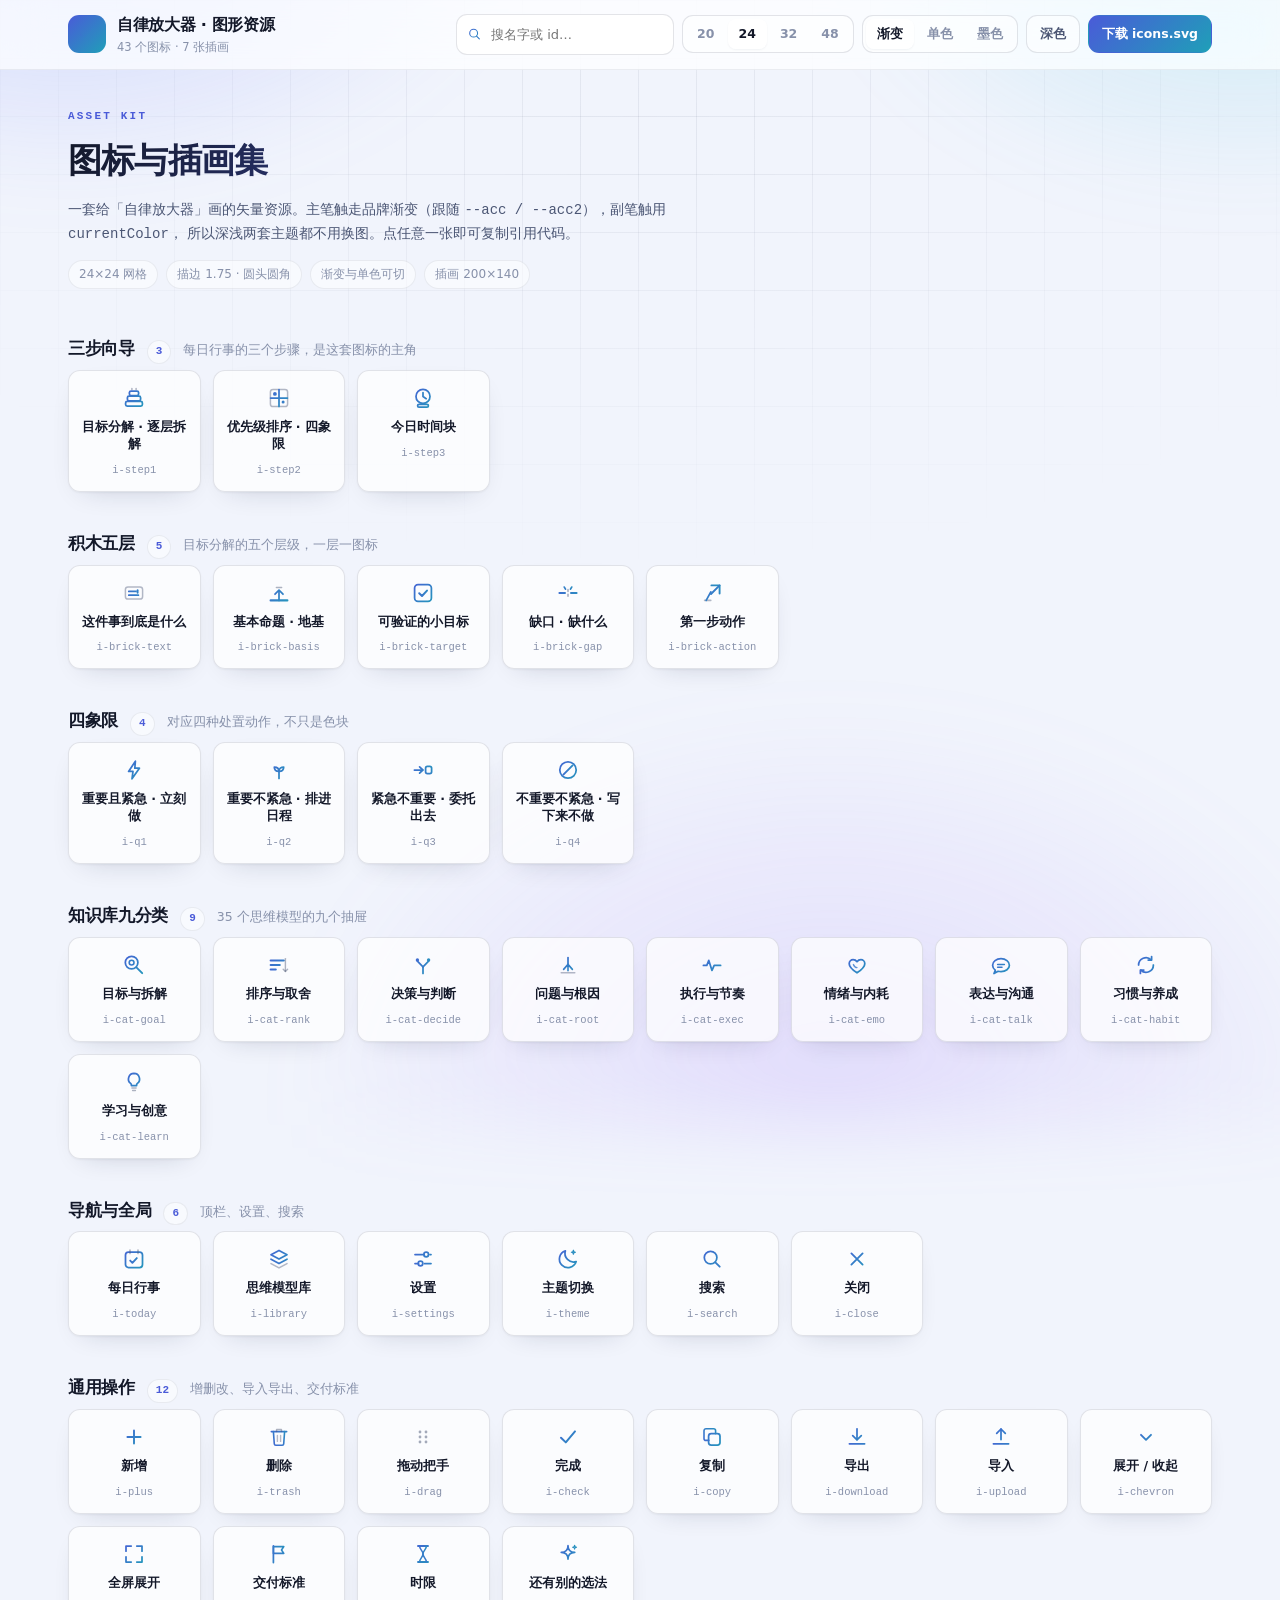
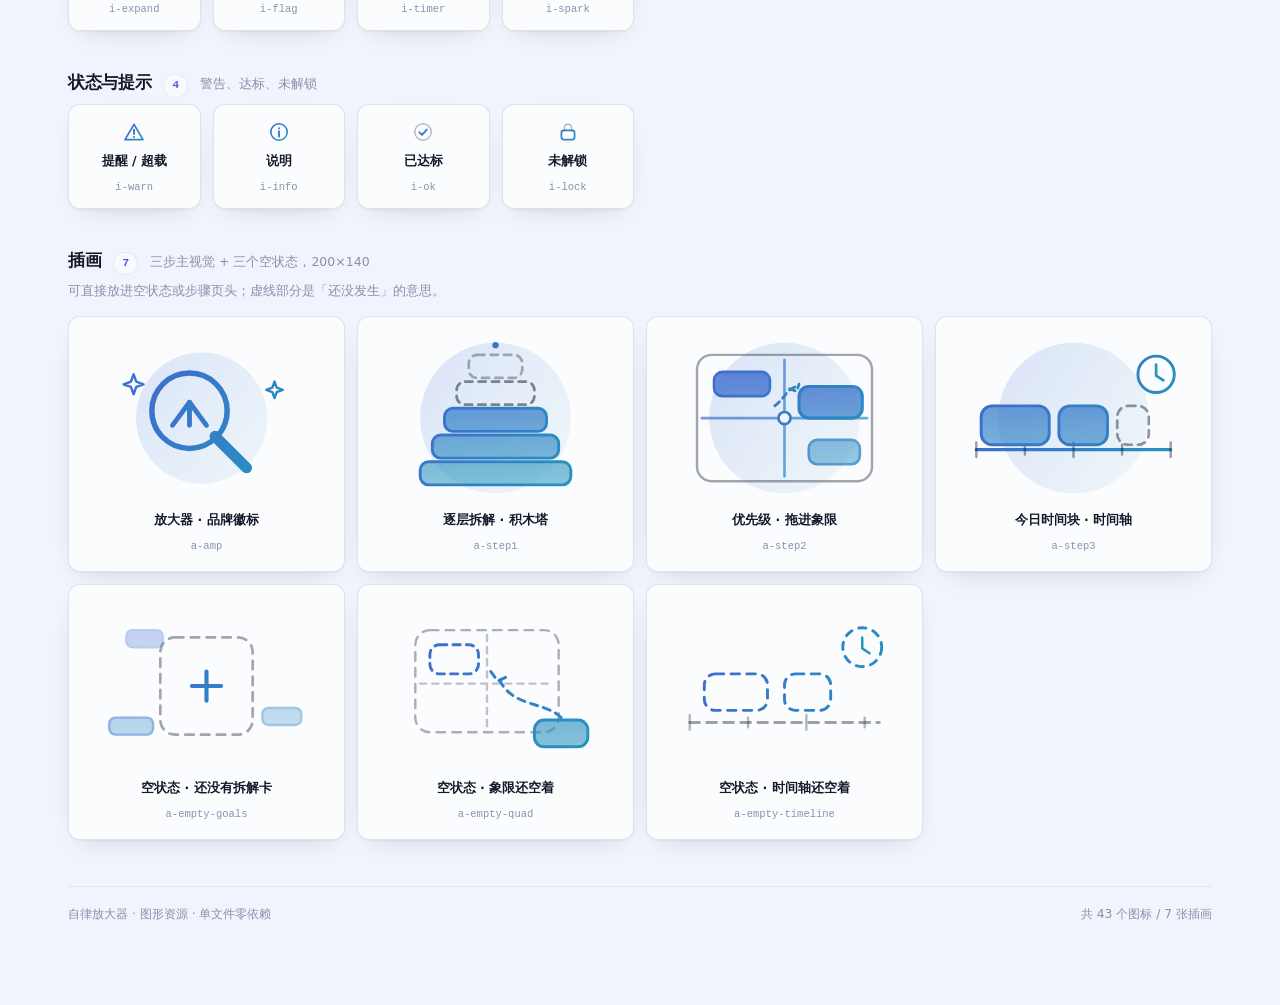
<file: assets/icon-gallery.html>
<!DOCTYPE html>
<html lang="zh-CN" data-theme="light">
<head>
<meta charset="utf-8">
<meta name="viewport" content="width=device-width,initial-scale=1">
<title>自律放大器 · 图标与插画集</title>
<style>
:root{
  --font:system-ui,-apple-system,"Segoe UI","PingFang SC","Microsoft YaHei",sans-serif;
  --mono:ui-monospace,SFMono-Regular,Menlo,Consolas,monospace;
  --r:16px; --r2:12px;
}
html[data-theme="light"]{
  --bgbase:#f1f4fc;
  --blobA:rgba(99,120,255,.30); --blobB:rgba(45,190,215,.22); --blobC:rgba(160,120,255,.20);
  --ink:#131829; --ink2:#4b5674; --mute:#8791aa;
  --glass:rgba(255,255,255,.72); --glass2:rgba(255,255,255,.5);
  --line:rgba(24,34,66,.12); --lineS:rgba(24,34,66,.07);
  --acc:#4a5bd8; --acc2:#1f9fb8;
  --field:rgba(255,255,255,.85);
  --sh:0 1px 2px rgba(20,30,60,.05),0 10px 28px -16px rgba(20,30,60,.24);
  --ok:#12a06a;
}
html[data-theme="dark"]{
  --bgbase:#04060e;
  --blobA:rgba(86,104,255,.34); --blobB:rgba(24,180,210,.22); --blobC:rgba(150,80,255,.26);
  --ink:#e9eeff; --ink2:#a5b1d5; --mute:#6d7a9e;
  --glass:rgba(16,22,42,.66); --glass2:rgba(16,22,42,.44);
  --line:rgba(255,255,255,.11); --lineS:rgba(255,255,255,.06);
  --acc:#8b9bff; --acc2:#3ad3e8;
  --field:rgba(6,10,24,.6);
  --sh:0 1px 2px rgba(0,0,0,.5),0 16px 38px -18px rgba(0,0,0,.8);
  --ok:#12be7e;
}
*{box-sizing:border-box}
html{-webkit-text-size-adjust:100%}
body{
  margin:0;font-family:var(--font);color:var(--ink);line-height:1.62;
  background:var(--bgbase);min-height:100%;overflow-x:hidden;-webkit-font-smoothing:antialiased;
}
body::before{
  content:"";position:fixed;inset:-25% -12%;z-index:-2;pointer-events:none;
  background:
    radial-gradient(46% 38% at 14% 6%,var(--blobA),transparent 66%),
    radial-gradient(42% 34% at 88% 10%,var(--blobB),transparent 64%),
    radial-gradient(52% 44% at 62% 98%,var(--blobC),transparent 66%);
  filter:blur(34px);
}
body::after{
  content:"";position:fixed;inset:0;z-index:-1;pointer-events:none;
  background-image:linear-gradient(var(--lineS) 1px,transparent 1px),linear-gradient(90deg,var(--lineS) 1px,transparent 1px);
  background-size:58px 58px;
  -webkit-mask-image:radial-gradient(82% 62% at 50% 14%,#000,transparent 80%);
  mask-image:radial-gradient(82% 62% at 50% 14%,#000,transparent 80%);
}
.wrap{max-width:1180px;margin:0 auto;padding:0 18px 90px}

.topbar{position:sticky;top:0;z-index:60;background:var(--glass);
  backdrop-filter:blur(22px) saturate(1.7);-webkit-backdrop-filter:blur(22px) saturate(1.7);
  border-bottom:1px solid var(--lineS)}
.topbarIn{max-width:1180px;margin:0 auto;padding:12px 18px;display:flex;align-items:center;
  gap:14px;justify-content:space-between;flex-wrap:wrap}
.brand{display:flex;align-items:center;gap:11px;min-width:0}
.logo{flex:none;width:38px;height:38px;border-radius:11px;display:flex;align-items:center;
  justify-content:center;background:linear-gradient(135deg,var(--acc),var(--acc2));color:#fff}
.logo svg{width:22px;height:22px}
.brand b{font-size:16px;font-weight:800;letter-spacing:-.02em}
.brand span{display:block;font-size:11.5px;color:var(--mute);font-weight:500}

.tools{display:flex;align-items:center;gap:8px;flex-wrap:wrap}
.seg{display:flex;background:var(--glass2);border:1px solid var(--line);border-radius:11px;padding:3px;gap:2px}
.seg button{border:none;background:transparent;color:var(--mute);font:inherit;font-size:12.5px;
  font-weight:600;padding:5px 11px;border-radius:8px;cursor:pointer;transition:.16s}
.seg button.on{background:var(--glass);color:var(--ink);box-shadow:var(--sh)}
.btn{border:1px solid var(--line);background:var(--glass2);color:var(--ink2);font:inherit;font-size:12.5px;
  font-weight:600;padding:8px 13px;border-radius:11px;cursor:pointer;transition:.16s;white-space:nowrap}
.btn:hover{border-color:var(--acc);color:var(--ink)}
.btn.pri{background:linear-gradient(135deg,var(--acc),var(--acc2));color:#fff;border-color:transparent}
.search{position:relative;flex:1;min-width:150px;max-width:260px}
.search input{width:100%;font:inherit;font-size:13px;padding:9px 12px 9px 34px;border-radius:11px;
  border:1px solid var(--line);background:var(--field);color:var(--ink);outline:none}
.search input:focus{border-color:var(--acc)}
.search svg{position:absolute;left:11px;top:50%;transform:translateY(-50%);width:15px;height:15px;
  color:var(--mute);pointer-events:none}

.hero{padding:38px 0 8px}
.kicker{font-family:var(--mono);font-size:11px;letter-spacing:.2em;text-transform:uppercase;
  color:var(--acc);font-weight:700}
.hero h1{font-size:clamp(24px,3.6vw,34px);font-weight:800;letter-spacing:-.024em;margin:8px 0 10px;
  background:linear-gradient(120deg,var(--ink),var(--acc) 62%,var(--acc2));
  -webkit-background-clip:text;background-clip:text;-webkit-text-fill-color:transparent}
.hero p{color:var(--ink2);font-size:14px;max-width:660px;margin:0}
.tips{display:flex;gap:8px;flex-wrap:wrap;margin-top:14px}
.tip{font-size:12px;color:var(--mute);background:var(--glass2);border:1px solid var(--lineS);
  padding:4px 10px;border-radius:999px}

section{margin-top:38px}
.secTop{display:flex;align-items:baseline;gap:12px;margin-bottom:6px;flex-wrap:wrap}
.secTop h2{font-size:17px;font-weight:800;letter-spacing:-.018em;margin:0}
.secTop em{font-style:normal;font-size:12.5px;color:var(--mute)}
.secTop .cnt{font-family:var(--mono);font-size:11px;color:var(--acc);font-weight:700;
  background:var(--glass2);border:1px solid var(--lineS);padding:2px 8px;border-radius:999px}
.secDesc{font-size:12.8px;color:var(--mute);margin:0 0 14px}

.grid{display:grid;gap:12px;grid-template-columns:repeat(auto-fill,minmax(126px,1fr))}
.grid.art{grid-template-columns:repeat(auto-fill,minmax(268px,1fr))}
.cell{background:var(--glass);border:1px solid var(--line);border-radius:var(--r2);padding:15px 10px 12px;
  display:flex;flex-direction:column;align-items:center;gap:9px;cursor:pointer;transition:.18s;
  box-shadow:var(--sh);position:relative}
.cell:hover{transform:translateY(-3px);border-color:var(--acc);box-shadow:0 18px 40px -20px rgba(0,0,0,.4)}
.cell .nm{font-size:12.5px;font-weight:700;text-align:center;line-height:1.35}
.cell .id{font-family:var(--mono);font-size:10.5px;color:var(--mute);word-break:break-all;text-align:center}
.cell.art{padding:16px}
.cell.art .art{width:100%;height:auto;display:block}
.ic{color:var(--ink2);display:block}

.empty{padding:26px 14px;text-align:center;color:var(--mute);font-size:13px;
  background:var(--glass2);border:1px dashed var(--line);border-radius:var(--r2)}

.toast{position:fixed;left:50%;bottom:26px;transform:translate(-50%,20px);z-index:200;
  background:var(--glass);backdrop-filter:blur(18px);-webkit-backdrop-filter:blur(18px);
  border:1px solid var(--line);box-shadow:var(--sh);border-radius:12px;padding:11px 17px;
  font-size:13px;font-weight:600;opacity:0;pointer-events:none;transition:.24s;max-width:90vw}
.toast.on{opacity:1;transform:translate(-50%,0)}
footer{margin-top:46px;padding-top:18px;border-top:1px solid var(--lineS);
  font-size:12.3px;color:var(--mute);display:flex;justify-content:space-between;gap:12px;flex-wrap:wrap}
@media (max-width:640px){
  .wrap{padding:0 12px 70px}
  .grid{grid-template-columns:repeat(auto-fill,minmax(104px,1fr))}
  .grid.art{grid-template-columns:1fr}
}
</style>
</head>
<body>

<!-- ============ 内联 sprite（file:// 下外链 use 会被 CORS 拦，必须内联） ============ -->
<!-- 内联 sprite 必须用 width/height=0，不能 display:none：display:none 的容器里渐变不渲染，
     会让所有走 url(#渐变) 的笔触整条消失（只剩 currentColor 的副笔触，看着像半截灰影） -->
<svg id="sprite" xmlns="http://www.w3.org/2000/svg" width="0" height="0" style="position:absolute;width:0;height:0;overflow:hidden" aria-hidden="true">
<!--
  自律放大器 · 矢量图标与插画集
  用法：<svg width="24" height="24" viewBox="0 0 24 24" fill="none"><use href="icons.svg#i-today"/></svg>
  主笔触 = 品牌渐变（跟随 acc / acc2 两个 CSS 变量，没定义时用兜底色），副笔触 = currentColor（跟随文字色）
  渐变一律用 userSpaceOnUse：objectBoundingBox 会让水平/垂直线段的包围盒退化成零高宽，线条整个不渲染
-->
<defs>
  <!-- 24×24 图标用 -->
  <linearGradient id="ga" gradientUnits="userSpaceOnUse" x1="0" y1="0" x2="24" y2="24">
    <stop offset="0" style="stop-color:var(--acc,#4a5bd8)"/>
    <stop offset="1" style="stop-color:var(--acc2,#1f9fb8)"/>
  </linearGradient>
  <linearGradient id="gb" gradientUnits="userSpaceOnUse" x1="24" y1="0" x2="0" y2="24">
    <stop offset="0" style="stop-color:var(--acc2,#1f9fb8)"/>
    <stop offset="1" style="stop-color:var(--acc,#4a5bd8)"/>
  </linearGradient>
  <linearGradient id="gf" gradientUnits="userSpaceOnUse" x1="0" y1="0" x2="0" y2="24">
    <stop offset="0" style="stop-color:var(--acc,#4a5bd8);stop-opacity:.92"/>
    <stop offset="1" style="stop-color:var(--acc2,#1f9fb8);stop-opacity:.5"/>
  </linearGradient>
  <linearGradient id="gs" gradientUnits="userSpaceOnUse" x1="0" y1="0" x2="24" y2="24">
    <stop offset="0" style="stop-color:var(--acc,#4a5bd8);stop-opacity:.2"/>
    <stop offset="1" style="stop-color:var(--acc2,#1f9fb8);stop-opacity:.03"/>
  </linearGradient>

  <!-- 200×140 插画用 -->
  <linearGradient id="gL" gradientUnits="userSpaceOnUse" x1="0" y1="0" x2="200" y2="140">
    <stop offset="0" style="stop-color:var(--acc,#4a5bd8)"/>
    <stop offset="1" style="stop-color:var(--acc2,#1f9fb8)"/>
  </linearGradient>
  <linearGradient id="gL2" gradientUnits="userSpaceOnUse" x1="200" y1="0" x2="0" y2="140">
    <stop offset="0" style="stop-color:var(--acc2,#1f9fb8)"/>
    <stop offset="1" style="stop-color:var(--acc,#4a5bd8)"/>
  </linearGradient>
  <linearGradient id="gLf" gradientUnits="userSpaceOnUse" x1="0" y1="0" x2="0" y2="140">
    <stop offset="0" style="stop-color:var(--acc,#4a5bd8);stop-opacity:.92"/>
    <stop offset="1" style="stop-color:var(--acc2,#1f9fb8);stop-opacity:.5"/>
  </linearGradient>
  <linearGradient id="gLs" gradientUnits="userSpaceOnUse" x1="0" y1="0" x2="200" y2="140">
    <stop offset="0" style="stop-color:var(--acc,#4a5bd8);stop-opacity:.2"/>
    <stop offset="1" style="stop-color:var(--acc2,#1f9fb8);stop-opacity:.03"/>
  </linearGradient>
</defs>

<!-- ============ 导航与全局 ============ -->
<symbol id="i-today" data-g="nav" viewBox="0 0 24 24" fill="none" stroke-linecap="round" stroke-linejoin="round">
  <title>每日行事</title>
  <rect x="3.5" y="5" width="17" height="15.5" rx="3" stroke="url(#ga)" stroke-width="1.75"/>
  <path d="M8 3v3.6M16 3v3.6" stroke="currentColor" stroke-width="1.6" opacity=".45"/>
  <path d="M8.2 13.6l2.2 2.2 4.4-4.7" stroke="url(#gb)" stroke-width="1.9"/>
</symbol>

<symbol id="i-library" data-g="nav" viewBox="0 0 24 24" fill="none" stroke-linecap="round" stroke-linejoin="round">
  <title>思维模型库</title>
  <path d="M12 3.4l8 4.3-8 4.3-8-4.3z" stroke="url(#ga)" stroke-width="1.75"/>
  <path d="M4 12.2l8 4.3 8-4.3" stroke="url(#gb)" stroke-width="1.75"/>
  <path d="M4 16.6l8 4.3 8-4.3" stroke="currentColor" stroke-width="1.6" opacity=".42"/>
</symbol>

<symbol id="i-settings" data-g="nav" viewBox="0 0 24 24" fill="none" stroke-linecap="round" stroke-linejoin="round">
  <title>设置</title>
  <path d="M4 7.5h9M19 7.5h1" stroke="url(#ga)" stroke-width="1.75"/>
  <circle cx="15.2" cy="7.5" r="2.3" stroke="url(#ga)" stroke-width="1.75"/>
  <path d="M4 16.5h3.5M13.5 16.5h6.5" stroke="url(#gb)" stroke-width="1.75"/>
  <circle cx="9.5" cy="16.5" r="2.3" stroke="url(#gb)" stroke-width="1.75"/>
</symbol>

<symbol id="i-theme" data-g="nav" viewBox="0 0 24 24" fill="none" stroke-linecap="round" stroke-linejoin="round">
  <title>主题切换</title>
  <path d="M20.2 14.6A8.6 8.6 0 0 1 9.4 3.8a8.6 8.6 0 1 0 10.8 10.8z" stroke="url(#ga)" stroke-width="1.75"/>
  <path d="M17.4 3.2l.5 1.5 1.5.5-1.5.5-.5 1.5-.5-1.5-1.5-.5 1.5-.5z" stroke="url(#gb)" stroke-width="1.2"/>
</symbol>

<symbol id="i-search" data-g="nav" viewBox="0 0 24 24" fill="none" stroke-linecap="round" stroke-linejoin="round">
  <title>搜索</title>
  <circle cx="10.6" cy="10.6" r="6.3" stroke="url(#ga)" stroke-width="1.75"/>
  <path d="M15.3 15.3l4.4 4.4" stroke="url(#gb)" stroke-width="1.9"/>
</symbol>

<symbol id="i-close" data-g="nav" viewBox="0 0 24 24" fill="none" stroke-linecap="round" stroke-linejoin="round">
  <title>关闭</title>
  <path d="M6.4 6.4l11.2 11.2M17.6 6.4L6.4 17.6" stroke="url(#ga)" stroke-width="1.85"/>
</symbol>

<!-- ============ 三步向导 ============ -->
<symbol id="i-step1" data-g="step" viewBox="0 0 24 24" fill="none" stroke-linecap="round" stroke-linejoin="round">
  <title>目标分解 · 逐层拆解</title>
  <rect x="3.6" y="15.4" width="16.8" height="4.6" rx="1.6" stroke="url(#ga)" stroke-width="1.75"/>
  <rect x="5.4" y="10.2" width="13.2" height="4.6" rx="1.6" stroke="url(#gb)" stroke-width="1.75"/>
  <rect x="7.4" y="5" width="9.2" height="4.6" rx="1.6" stroke="url(#ga)" stroke-width="1.75"/>
  <path d="M9.9 2.6v.9M14.1 2.6v.9" stroke="currentColor" stroke-width="1.5" opacity=".45"/>
</symbol>

<symbol id="i-step2" data-g="step" viewBox="0 0 24 24" fill="none" stroke-linecap="round" stroke-linejoin="round">
  <title>优先级排序 · 四象限</title>
  <rect x="3.4" y="3.4" width="17.2" height="17.2" rx="2.6" stroke="currentColor" stroke-width="1.5" opacity=".42"/>
  <path d="M12 3.6v16.8M3.6 12h16.8" stroke="url(#ga)" stroke-width="1.75"/>
  <circle cx="7.9" cy="7.9" r="1.9" fill="url(#ga)" stroke="none"/>
  <circle cx="16.1" cy="16.1" r="1.5" fill="url(#gb)" stroke="none"/>
</symbol>

<symbol id="i-step3" data-g="step" viewBox="0 0 24 24" fill="none" stroke-linecap="round" stroke-linejoin="round">
  <title>今日时间块</title>
  <circle cx="12" cy="10.4" r="7" stroke="url(#ga)" stroke-width="1.75"/>
  <path d="M12 6.6v4l3.2 2.1" stroke="url(#gb)" stroke-width="1.75"/>
  <rect x="6.6" y="18.4" width="10.8" height="2.8" rx="1.4" stroke="url(#ga)" stroke-width="1.75"/>
</symbol>

<!-- ============ 积木五层 ============ -->
<symbol id="i-brick-text" data-g="brick" viewBox="0 0 24 24" fill="none" stroke-linecap="round" stroke-linejoin="round">
  <title>这件事到底是什么</title>
  <rect x="3.4" y="6" width="17.2" height="12" rx="2.6" stroke="currentColor" stroke-width="1.5" opacity=".42"/>
  <path d="M6.8 10.4h7.2" stroke="url(#ga)" stroke-width="1.75"/>
  <path d="M6.8 14.2h9.6" stroke="url(#gb)" stroke-width="1.75"/>
  <path d="M15.6 9.2v2.6" stroke="url(#ga)" stroke-width="1.9"/>
</symbol>

<symbol id="i-brick-basis" data-g="brick" viewBox="0 0 24 24" fill="none" stroke-linecap="round" stroke-linejoin="round">
  <title>基本命题 · 地基</title>
  <path d="M3.6 19.4h16.8" stroke="url(#ga)" stroke-width="2.1"/>
  <path d="M12 19.4V9.6" stroke="url(#ga)" stroke-width="1.75"/>
  <path d="M8 13.2l4-4 4 4" stroke="url(#gb)" stroke-width="1.75"/>
  <path d="M9.4 6.6h5.2" stroke="currentColor" stroke-width="1.5" opacity=".45"/>
</symbol>

<symbol id="i-brick-target" data-g="brick" viewBox="0 0 24 24" fill="none" stroke-linecap="round" stroke-linejoin="round">
  <title>可验证的小目标</title>
  <rect x="3.6" y="3.6" width="16.8" height="16.8" rx="3.4" stroke="url(#ga)" stroke-width="1.75"/>
  <path d="M8.2 12.2l2.8 2.8 5-5.4" stroke="url(#gb)" stroke-width="2"/>
</symbol>

<symbol id="i-brick-gap" data-g="brick" viewBox="0 0 24 24" fill="none" stroke-linecap="round" stroke-linejoin="round">
  <title>缺口 · 缺什么</title>
  <path d="M3.4 12h5.6M15 12h5.6" stroke="url(#ga)" stroke-width="2"/>
  <path d="M12 8.6v6.8" stroke="currentColor" stroke-width="1.5" opacity=".5" stroke-dasharray="2 2.6"/>
  <path d="M9.6 8.2l-1.4-2.2M14.4 8.2l1.4-2.2" stroke="url(#gb)" stroke-width="1.6"/>
</symbol>

<symbol id="i-brick-action" data-g="brick" viewBox="0 0 24 24" fill="none" stroke-linecap="round" stroke-linejoin="round">
  <title>第一步动作</title>
  <path d="M4.6 19.4h6.2" stroke="currentColor" stroke-width="1.6" opacity=".42"/>
  <path d="M6.2 19.4l4.6-8.6" stroke="url(#ga)" stroke-width="1.75"/>
  <path d="M11.4 4.4h8.2v8.2" stroke="url(#gb)" stroke-width="1.9"/>
  <path d="M19.6 4.4L11 13" stroke="url(#ga)" stroke-width="1.9"/>
</symbol>

<!-- ============ 四象限 ============ -->
<symbol id="i-q1" data-g="quad" viewBox="0 0 24 24" fill="none" stroke-linecap="round" stroke-linejoin="round">
  <title>重要且紧急 · 立刻做</title>
  <path d="M13.4 3.2L6.6 13.4h4.4L10 20.8l7.4-10.6h-4.6z" stroke="url(#ga)" stroke-width="1.75"/>
</symbol>

<symbol id="i-q2" data-g="quad" viewBox="0 0 24 24" fill="none" stroke-linecap="round" stroke-linejoin="round">
  <title>重要不紧急 · 排进日程</title>
  <path d="M12 20.4v-7.2" stroke="url(#ga)" stroke-width="1.75"/>
  <path d="M12 13.4c-3.1 0-4.7-1.9-4.7-4.4 2.7 0 4.7 1.7 4.7 4.4z" stroke="url(#ga)" stroke-width="1.75"/>
  <path d="M12 13.4c3.1 0 4.7-1.9 4.7-4.4-2.7 0-4.7 1.7-4.7 4.4z" stroke="url(#gb)" stroke-width="1.75"/>
</symbol>

<symbol id="i-q3" data-g="quad" viewBox="0 0 24 24" fill="none" stroke-linecap="round" stroke-linejoin="round">
  <title>紧急不重要 · 委托出去</title>
  <path d="M3.4 12h8.4" stroke="url(#ga)" stroke-width="1.75"/>
  <path d="M8.6 8.9l3.2 3.1-3.2 3.1" stroke="url(#ga)" stroke-width="1.75"/>
  <rect x="14.6" y="8.4" width="6" height="7.2" rx="1.8" stroke="url(#gb)" stroke-width="1.75"/>
</symbol>

<symbol id="i-q4" data-g="quad" viewBox="0 0 24 24" fill="none" stroke-linecap="round" stroke-linejoin="round">
  <title>不重要不紧急 · 写下来不做</title>
  <circle cx="12" cy="12" r="8.2" stroke="url(#ga)" stroke-width="1.75"/>
  <path d="M7.4 16.6l9.2-9.2" stroke="url(#gb)" stroke-width="1.9"/>
</symbol>

<!-- ============ 知识库九分类 ============ -->
<symbol id="i-cat-goal" data-g="cat" viewBox="0 0 24 24" fill="none" stroke-linecap="round" stroke-linejoin="round">
  <title>目标与拆解</title>
  <circle cx="9.6" cy="9.6" r="6.3" stroke="url(#ga)" stroke-width="1.75"/>
  <circle cx="9.6" cy="9.6" r="2.4" stroke="url(#gb)" stroke-width="1.6"/>
  <path d="M14.4 14.4L20.2 20.2" stroke="url(#ga)" stroke-width="1.9"/>
</symbol>

<symbol id="i-cat-rank" data-g="cat" viewBox="0 0 24 24" fill="none" stroke-linecap="round" stroke-linejoin="round">
  <title>排序与取舍</title>
  <path d="M3.6 7.4h13.2" stroke="url(#ga)" stroke-width="2"/>
  <path d="M3.6 12h9.2" stroke="url(#ga)" stroke-width="2"/>
  <path d="M3.6 16.6h5.2" stroke="url(#gb)" stroke-width="2"/>
  <path d="M18.4 5.6v12.8" stroke="currentColor" stroke-width="1.4" opacity=".45"/>
  <path d="M16.2 16.2l2.2 2.2 2.2-2.2" stroke="currentColor" stroke-width="1.4" opacity=".45"/>
</symbol>

<symbol id="i-cat-decide" data-g="cat" viewBox="0 0 24 24" fill="none" stroke-linecap="round" stroke-linejoin="round">
  <title>决策与判断</title>
  <path d="M12 20.4v-6.6" stroke="url(#ga)" stroke-width="1.75"/>
  <path d="M12 13.8L6.4 8.2" stroke="url(#ga)" stroke-width="1.75"/>
  <path d="M12 13.8l5.6-5.6" stroke="url(#gb)" stroke-width="1.75"/>
  <circle cx="6.4" cy="7" r="1.7" fill="url(#ga)" stroke="none"/>
  <circle cx="17.6" cy="7" r="1.7" fill="url(#gb)" stroke="none"/>
</symbol>

<symbol id="i-cat-root" data-g="cat" viewBox="0 0 24 24" fill="none" stroke-linecap="round" stroke-linejoin="round">
  <title>问题与根因</title>
  <path d="M12 4.6v6.8" stroke="url(#ga)" stroke-width="1.75"/>
  <path d="M12 11.4L7.6 16.4M12 11.4l4.4 5M12 11.4v6.4" stroke="url(#ga)" stroke-width="1.6"/>
  <path d="M5.2 19.8h13.6" stroke="currentColor" stroke-width="1.5" opacity=".42"/>
</symbol>

<symbol id="i-cat-exec" data-g="cat" viewBox="0 0 24 24" fill="none" stroke-linecap="round" stroke-linejoin="round">
  <title>执行与节奏</title>
  <path d="M3.4 12.4h3.4l2-5 3.2 10 2.2-5h6.4" stroke="url(#ga)" stroke-width="1.75"/>
</symbol>

<symbol id="i-cat-emo" data-g="cat" viewBox="0 0 24 24" fill="none" stroke-linecap="round" stroke-linejoin="round">
  <title>情绪与内耗</title>
  <path d="M12 19.8C6.6 16.3 4.2 13.5 4.2 10.7 4.2 8.3 6 6.6 8.1 6.6c1.6 0 3 .8 3.9 2.1.9-1.3 2.3-2.1 3.9-2.1 2.1 0 3.9 1.7 3.9 4.1 0 2.8-2.4 5.6-7.8 9.1z" stroke="url(#ga)" stroke-width="1.75"/>
  <path d="M8.4 11.6c.9 1.9 2.1 3 3.6 3" stroke="url(#gb)" stroke-width="1.4" opacity=".8"/>
</symbol>

<symbol id="i-cat-talk" data-g="cat" viewBox="0 0 24 24" fill="none" stroke-linecap="round" stroke-linejoin="round">
  <title>表达与沟通</title>
  <path d="M20.4 12.2c0 3.6-3.7 6.5-8.4 6.5-1 0-2-.16-2.9-.44L5 20.6l1.3-3.4A6.3 6.3 0 0 1 3.6 12.2C3.6 8.6 7.3 5.7 12 5.7s8.4 2.9 8.4 6.5z" stroke="url(#ga)" stroke-width="1.75"/>
  <path d="M8.6 11.4h6.8M8.6 14.2h4.4" stroke="url(#gb)" stroke-width="1.5"/>
</symbol>

<symbol id="i-cat-habit" data-g="cat" viewBox="0 0 24 24" fill="none" stroke-linecap="round" stroke-linejoin="round">
  <title>习惯与养成</title>
  <path d="M4.6 12a7.4 7.4 0 0 1 12.6-5.2" stroke="url(#ga)" stroke-width="1.75"/>
  <path d="M17.6 3.6v3.4h-3.4" stroke="url(#ga)" stroke-width="1.75"/>
  <path d="M19.4 12a7.4 7.4 0 0 1-12.6 5.2" stroke="url(#gb)" stroke-width="1.75"/>
  <path d="M6.4 20.4V17h3.4" stroke="url(#gb)" stroke-width="1.75"/>
</symbol>

<symbol id="i-cat-learn" data-g="cat" viewBox="0 0 24 24" fill="none" stroke-linecap="round" stroke-linejoin="round">
  <title>学习与创意</title>
  <path d="M12 3.4a5.6 5.6 0 0 1 3.4 10c-.5.4-.8 1-.8 1.6v.6H9.4v-.6c0-.6-.3-1.2-.8-1.6A5.6 5.6 0 0 1 12 3.4z" stroke="url(#ga)" stroke-width="1.75"/>
  <path d="M9.9 18h4.2M10.6 20.6h2.8" stroke="currentColor" stroke-width="1.5" opacity=".45"/>
</symbol>

<!-- ============ 通用操作 ============ -->
<symbol id="i-plus" data-g="act" viewBox="0 0 24 24" fill="none" stroke-linecap="round" stroke-linejoin="round">
  <title>新增</title>
  <path d="M12 5.4v13.2M5.4 12h13.2" stroke="url(#ga)" stroke-width="1.9"/>
</symbol>

<symbol id="i-trash" data-g="act" viewBox="0 0 24 24" fill="none" stroke-linecap="round" stroke-linejoin="round">
  <title>删除</title>
  <path d="M4.4 6.6h15.2" stroke="url(#ga)" stroke-width="1.75"/>
  <path d="M9.6 6.6V4.4h4.8v2.2" stroke="currentColor" stroke-width="1.5" opacity=".45"/>
  <path d="M6.4 6.6l.9 12.3c.05.8.7 1.4 1.5 1.4h6.4c.8 0 1.45-.6 1.5-1.4l.9-12.3" stroke="url(#gb)" stroke-width="1.6"/>
  <path d="M10.4 10.4v6M13.6 10.4v6" stroke="currentColor" stroke-width="1.4" opacity=".4"/>
</symbol>

<symbol id="i-drag" data-g="act" viewBox="0 0 24 24" fill="none">
  <title>拖动把手</title>
  <g fill="currentColor" opacity=".5">
    <circle cx="9" cy="7" r="1.4"/><circle cx="15" cy="7" r="1.4"/>
    <circle cx="9" cy="12" r="1.4"/><circle cx="15" cy="12" r="1.4"/>
    <circle cx="9" cy="17" r="1.4"/><circle cx="15" cy="17" r="1.4"/>
  </g>
</symbol>

<symbol id="i-check" data-g="act" viewBox="0 0 24 24" fill="none" stroke-linecap="round" stroke-linejoin="round">
  <title>完成</title>
  <path d="M5 12.7l4.8 4.7L19 6.4" stroke="url(#ga)" stroke-width="2"/>
</symbol>

<symbol id="i-copy" data-g="act" viewBox="0 0 24 24" fill="none" stroke-linecap="round" stroke-linejoin="round">
  <title>复制</title>
  <rect x="8.6" y="8.6" width="11.4" height="11.4" rx="2.6" stroke="url(#ga)" stroke-width="1.75"/>
  <path d="M15.6 8.6V5.8a2 2 0 0 0-2-2H6a2 2 0 0 0-2 2v7.6a2 2 0 0 0 2 2h2.8" stroke="url(#gb)" stroke-width="1.6"/>
</symbol>

<symbol id="i-download" data-g="act" viewBox="0 0 24 24" fill="none" stroke-linecap="round" stroke-linejoin="round">
  <title>导出</title>
  <path d="M12 3.8v10.6" stroke="url(#ga)" stroke-width="1.75"/>
  <path d="M7.7 10.6L12 14.9l4.3-4.3" stroke="url(#ga)" stroke-width="1.75"/>
  <path d="M4.4 18.8h15.2" stroke="url(#gb)" stroke-width="1.75"/>
</symbol>

<symbol id="i-upload" data-g="act" viewBox="0 0 24 24" fill="none" stroke-linecap="round" stroke-linejoin="round">
  <title>导入</title>
  <path d="M12 14.6V4" stroke="url(#ga)" stroke-width="1.75"/>
  <path d="M7.7 8.3L12 4l4.3 4.3" stroke="url(#ga)" stroke-width="1.75"/>
  <path d="M4.4 18.8h15.2" stroke="url(#gb)" stroke-width="1.75"/>
</symbol>

<symbol id="i-chevron" data-g="act" viewBox="0 0 24 24" fill="none" stroke-linecap="round" stroke-linejoin="round">
  <title>展开 / 收起</title>
  <path d="M7 9.8l5 5 5-5" stroke="url(#ga)" stroke-width="1.9"/>
</symbol>

<symbol id="i-expand" data-g="act" viewBox="0 0 24 24" fill="none" stroke-linecap="round" stroke-linejoin="round">
  <title>全屏展开</title>
  <path d="M4 9.2V4h5.2M20 9.2V4h-5.2M4 14.8V20h5.2M20 14.8V20h-5.2" stroke="url(#ga)" stroke-width="1.75"/>
</symbol>

<symbol id="i-flag" data-g="act" viewBox="0 0 24 24" fill="none" stroke-linecap="round" stroke-linejoin="round">
  <title>交付标准</title>
  <path d="M6.4 20.6V3.8" stroke="url(#ga)" stroke-width="1.75"/>
  <path d="M6.4 4.6h10.4l-2.3 3.4 2.3 3.4H6.4z" stroke="url(#gb)" stroke-width="1.6"/>
</symbol>

<symbol id="i-timer" data-g="act" viewBox="0 0 24 24" fill="none" stroke-linecap="round" stroke-linejoin="round">
  <title>时限</title>
  <path d="M7 4h10M7 20h10" stroke="url(#ga)" stroke-width="1.9"/>
  <path d="M8.6 4c0 3.6 3.4 4.6 3.4 8s-3.4 4.4-3.4 8" stroke="url(#ga)" stroke-width="1.6"/>
  <path d="M15.4 4c0 3.6-3.4 4.6-3.4 8s3.4 4.4 3.4 8" stroke="url(#gb)" stroke-width="1.6"/>
</symbol>

<symbol id="i-spark" data-g="act" viewBox="0 0 24 24" fill="none" stroke-linecap="round" stroke-linejoin="round">
  <title>还有别的选法</title>
  <path d="M12 3.6c0 4.4-2.4 6.8-6.8 6.8C9.6 10.4 12 12.8 12 17.2c0-4.4 2.4-6.8 6.8-6.8C14.4 10.4 12 8 12 3.6z" stroke="url(#ga)" stroke-width="1.6"/>
  <path d="M18.6 3.2l.5 1.5 1.5.5-1.5.5-.5 1.5-.5-1.5-1.5-.5 1.5-.5z" stroke="url(#gb)" stroke-width="1.1"/>
</symbol>

<!-- ============ 状态与提示 ============ -->
<symbol id="i-warn" data-g="state" viewBox="0 0 24 24" fill="none" stroke-linecap="round" stroke-linejoin="round">
  <title>提醒 / 超载</title>
  <path d="M12 4.4L21 19.6H3z" stroke="url(#ga)" stroke-width="1.75"/>
  <path d="M12 9.8v4.2" stroke="url(#gb)" stroke-width="1.9"/>
  <circle cx="12" cy="16.9" r="1" fill="url(#gb)" stroke="none"/>
</symbol>

<symbol id="i-info" data-g="state" viewBox="0 0 24 24" fill="none" stroke-linecap="round" stroke-linejoin="round">
  <title>说明</title>
  <circle cx="12" cy="12" r="8.2" stroke="url(#ga)" stroke-width="1.6"/>
  <path d="M12 11.2v5.4" stroke="url(#gb)" stroke-width="1.9"/>
  <circle cx="12" cy="8.2" r="1" fill="url(#gb)" stroke="none"/>
</symbol>

<symbol id="i-ok" data-g="state" viewBox="0 0 24 24" fill="none" stroke-linecap="round" stroke-linejoin="round">
  <title>已达标</title>
  <circle cx="12" cy="12" r="8.2" stroke="currentColor" stroke-width="1.5" opacity=".4"/>
  <path d="M8.4 12.3l2.6 2.6 4.8-5.3" stroke="url(#ga)" stroke-width="1.9"/>
</symbol>

<symbol id="i-lock" data-g="state" viewBox="0 0 24 24" fill="none" stroke-linecap="round" stroke-linejoin="round">
  <title>未解锁</title>
  <rect x="5.4" y="10.4" width="13.2" height="9.2" rx="2.6" stroke="url(#ga)" stroke-width="1.75"/>
  <path d="M8.4 10.4V7.8a3.6 3.6 0 0 1 7.2 0v2.6" stroke="currentColor" stroke-width="1.5" opacity=".45"/>
</symbol>

<!-- ============ 插画 ============ -->
<symbol id="a-amp" data-g="art" viewBox="0 0 200 140" fill="none" stroke-linecap="round" stroke-linejoin="round">
  <title>放大器 · 品牌徽标</title>
  <circle cx="96" cy="70" r="54" fill="url(#gLs)" stroke="none"/>
  <circle cx="86" cy="64" r="31" stroke="url(#gL)" stroke-width="4.5"/>
  <path d="M107 85l26 26" stroke="url(#gL)" stroke-width="9"/>
  <path d="M72 76l14-19 14 19" stroke="url(#gL2)" stroke-width="4"/>
  <path d="M86 57v19" stroke="url(#gL2)" stroke-width="4"/>
  <path d="M40 34l2.2 6 6 2.2-6 2.2-2.2 6-2.2-6-6-2.2 6-2.2z" stroke="url(#gL2)" stroke-width="2"/>
  <path d="M156 40l1.8 5 5 1.8-5 1.8-1.8 5-1.8-5-5-1.8 5-1.8z" stroke="url(#gL)" stroke-width="2"/>
</symbol>

<symbol id="a-step1" data-g="art" viewBox="0 0 200 140" fill="none" stroke-linecap="round" stroke-linejoin="round">
  <title>逐层拆解 · 积木塔</title>
  <circle cx="100" cy="70" r="62" fill="url(#gLs)" stroke="none"/>
  <rect x="38" y="106" width="124" height="19" rx="7" fill="url(#gLf)" stroke="url(#gL)" stroke-width="2.4"/>
  <rect x="48" y="84" width="104" height="19" rx="7" fill="url(#gLf)" stroke="url(#gL)" stroke-width="2.4"/>
  <rect x="58" y="62" width="84" height="19" rx="7" fill="url(#gLf)" stroke="url(#gL2)" stroke-width="2.4"/>
  <rect x="68" y="40" width="64" height="19" rx="7" stroke="currentColor" stroke-width="2.2" opacity=".5" stroke-dasharray="6 5"/>
  <rect x="78" y="18" width="44" height="19" rx="7" stroke="currentColor" stroke-width="2.2" opacity=".34" stroke-dasharray="6 5"/>
  <circle cx="100" cy="10" r="2.6" fill="url(#gL)" stroke="none"/>
</symbol>

<symbol id="a-step2" data-g="art" viewBox="0 0 200 140" fill="none" stroke-linecap="round" stroke-linejoin="round">
  <title>优先级 · 拖进象限</title>
  <circle cx="100" cy="70" r="62" fill="url(#gLs)" stroke="none"/>
  <rect x="28" y="18" width="144" height="104" rx="12" stroke="currentColor" stroke-width="2" opacity=".38"/>
  <path d="M100 22v96M32 70h136" stroke="url(#gL)" stroke-width="2.2" opacity=".7"/>
  <circle cx="100" cy="70" r="5" fill="var(--bgbase,#f1f4fc)" stroke="url(#gL)" stroke-width="2.2"/>
  <rect x="42" y="32" width="46" height="20" rx="7" fill="url(#gLf)" stroke="url(#gL)" stroke-width="2.2"/>
  <rect x="120" y="88" width="42" height="20" rx="7" fill="url(#gLf)" stroke="url(#gL2)" stroke-width="2.2" opacity=".8"/>
  <rect x="112" y="44" width="52" height="26" rx="8" fill="url(#gLf)" stroke="url(#gL)" stroke-width="2.6"/>
  <path d="M92 60c8-6 10-14 18-16" stroke="url(#gL2)" stroke-width="2.2" stroke-dasharray="5 4"/>
  <path d="M104 46l6 2 2-6" stroke="url(#gL2)" stroke-width="2.2" stroke-dasharray="5 4"/>
</symbol>

<symbol id="a-step3" data-g="art" viewBox="0 0 200 140" fill="none" stroke-linecap="round" stroke-linejoin="round">
  <title>今日时间块 · 时间轴</title>
  <circle cx="100" cy="70" r="62" fill="url(#gLs)" stroke="none"/>
  <path d="M20 96h160" stroke="url(#gL)" stroke-width="2.6"/>
  <path d="M20 90v12M60 92v8M100 90v12M140 92v8M180 90v12" stroke="currentColor" stroke-width="2" opacity=".42"/>
  <rect x="24" y="60" width="56" height="32" rx="9" fill="url(#gLf)" stroke="url(#gL)" stroke-width="2.4"/>
  <rect x="88" y="60" width="40" height="32" rx="9" fill="url(#gLf)" stroke="url(#gL2)" stroke-width="2.4"/>
  <rect x="136" y="60" width="26" height="32" rx="9" stroke="currentColor" stroke-width="2.2" opacity=".45" stroke-dasharray="6 5"/>
  <circle cx="168" cy="34" r="15" stroke="url(#gL)" stroke-width="2.4"/>
  <path d="M168 26v9l6 4" stroke="url(#gL2)" stroke-width="2.2"/>
</symbol>

<symbol id="a-empty-goals" data-g="art" viewBox="0 0 200 140" fill="none" stroke-linecap="round" stroke-linejoin="round">
  <title>空状态 · 还没有拆解卡</title>
  <rect x="62" y="30" width="76" height="80" rx="12" stroke="currentColor" stroke-width="2.2" opacity=".38" stroke-dasharray="7 6"/>
  <rect x="20" y="96" width="36" height="14" rx="5" fill="url(#gLf)" stroke="url(#gL)" stroke-width="2" opacity=".55"/>
  <rect x="146" y="88" width="32" height="14" rx="5" fill="url(#gLf)" stroke="url(#gL2)" stroke-width="2" opacity=".45"/>
  <rect x="34" y="24" width="30" height="14" rx="5" fill="url(#gLf)" stroke="url(#gL2)" stroke-width="2" opacity=".35"/>
  <path d="M88 70h24M100 58v24" stroke="url(#gL)" stroke-width="3.4"/>
</symbol>

<symbol id="a-empty-quad" data-g="art" viewBox="0 0 200 140" fill="none" stroke-linecap="round" stroke-linejoin="round">
  <title>空状态 · 象限还空着</title>
  <rect x="34" y="24" width="118" height="84" rx="12" stroke="currentColor" stroke-width="2" opacity=".34" stroke-dasharray="7 6"/>
  <path d="M93 28v76M38 68h110" stroke="currentColor" stroke-width="2" opacity=".26" stroke-dasharray="5 5"/>
  <rect x="46" y="36" width="40" height="24" rx="8" stroke="url(#gL)" stroke-width="2.4" stroke-dasharray="6 5"/>
  <rect x="132" y="98" width="44" height="22" rx="8" fill="url(#gLf)" stroke="url(#gL)" stroke-width="2.4"/>
  <path d="M154 96c-14-14-42-8-52-34" stroke="url(#gL2)" stroke-width="2.4" stroke-dasharray="6 5"/>
  <path d="M96 58l6 8 8-4" stroke="url(#gL2)" stroke-width="2.4" stroke-dasharray="6 5"/>
</symbol>

<symbol id="a-empty-timeline" data-g="art" viewBox="0 0 200 140" fill="none" stroke-linecap="round" stroke-linejoin="round">
  <title>空状态 · 时间轴还空着</title>
  <path d="M22 100h156" stroke="currentColor" stroke-width="2.4" opacity=".4" stroke-dasharray="8 6"/>
  <path d="M22 94v12M70 96v8M118 94v12M166 96v8" stroke="currentColor" stroke-width="2" opacity=".3"/>
  <rect x="34" y="60" width="52" height="30" rx="9" stroke="url(#gL)" stroke-width="2.4" stroke-dasharray="7 6"/>
  <rect x="100" y="60" width="38" height="30" rx="9" stroke="url(#gL2)" stroke-width="2.4" stroke-dasharray="7 6"/>
  <circle cx="164" cy="38" r="16" stroke="url(#gL)" stroke-width="2.4" stroke-dasharray="6 6"/>
  <path d="M164 30v9l6 4" stroke="url(#gL2)" stroke-width="2"/>
</symbol>
</svg>


<div class="topbar"><div class="topbarIn">
  <div class="brand">
    <div class="logo"><svg><use href="#i-check"/></svg></div>
    <div><b>自律放大器 · 图形资源</b><span>43 个图标 · 7 张插画</span></div>
  </div>
  <div class="tools">
    <div class="search">
      <svg><use href="#i-search"/></svg>
      <input id="q" type="search" placeholder="搜名字或 id…" autocomplete="off">
    </div>
    <div class="seg" id="sizeSeg">
      <button data-s="20">20</button><button data-s="24" class="on">24</button>
      <button data-s="32">32</button><button data-s="48">48</button>
    </div>
    <div class="seg" id="modeSeg">
      <button data-m="brand" class="on">渐变</button><button data-m="mono">单色</button><button data-m="ink">墨色</button>
    </div>
    <button class="btn" id="themeBtn">深色</button>
    <button class="btn pri" id="dlBtn">下载 icons.svg</button>
  </div>
</div></div>

<div class="wrap">
  <div class="hero">
    <div class="kicker">ASSET KIT</div>
    <h1>图标与插画集</h1>
    <p>一套给「自律放大器」画的矢量资源。主笔触走品牌渐变（跟随 <code>--acc / --acc2</code>），副笔触用 <code>currentColor</code>，
       所以深浅两套主题都不用换图。点任意一张即可复制引用代码。</p>
    <div class="tips">
      <span class="tip">24×24 网格</span><span class="tip">描边 1.75 · 圆头圆角</span>
      <span class="tip">渐变与单色可切</span><span class="tip">插画 200×140</span>
    </div>
  </div>

  <div id="body"></div>

  <footer>
    <span>自律放大器 · 图形资源 · 单文件零依赖</span>
    <span>共 43 个图标 / 7 张插画</span>
  </footer>
</div>

<div class="toast" id="toast"></div>

<script>
var MANIFEST = [{"k":"step","n":"三步向导","d":"每日行事的三个步骤，是这套图标的主角","items":[{"id":"i-step1","g":"step","vb":"0 0 24 24","n":"目标分解 · 逐层拆解"},{"id":"i-step2","g":"step","vb":"0 0 24 24","n":"优先级排序 · 四象限"},{"id":"i-step3","g":"step","vb":"0 0 24 24","n":"今日时间块"}]},{"k":"brick","n":"积木五层","d":"目标分解的五个层级，一层一图标","items":[{"id":"i-brick-text","g":"brick","vb":"0 0 24 24","n":"这件事到底是什么"},{"id":"i-brick-basis","g":"brick","vb":"0 0 24 24","n":"基本命题 · 地基"},{"id":"i-brick-target","g":"brick","vb":"0 0 24 24","n":"可验证的小目标"},{"id":"i-brick-gap","g":"brick","vb":"0 0 24 24","n":"缺口 · 缺什么"},{"id":"i-brick-action","g":"brick","vb":"0 0 24 24","n":"第一步动作"}]},{"k":"quad","n":"四象限","d":"对应四种处置动作，不只是色块","items":[{"id":"i-q1","g":"quad","vb":"0 0 24 24","n":"重要且紧急 · 立刻做"},{"id":"i-q2","g":"quad","vb":"0 0 24 24","n":"重要不紧急 · 排进日程"},{"id":"i-q3","g":"quad","vb":"0 0 24 24","n":"紧急不重要 · 委托出去"},{"id":"i-q4","g":"quad","vb":"0 0 24 24","n":"不重要不紧急 · 写下来不做"}]},{"k":"cat","n":"知识库九分类","d":"35 个思维模型的九个抽屉","items":[{"id":"i-cat-goal","g":"cat","vb":"0 0 24 24","n":"目标与拆解"},{"id":"i-cat-rank","g":"cat","vb":"0 0 24 24","n":"排序与取舍"},{"id":"i-cat-decide","g":"cat","vb":"0 0 24 24","n":"决策与判断"},{"id":"i-cat-root","g":"cat","vb":"0 0 24 24","n":"问题与根因"},{"id":"i-cat-exec","g":"cat","vb":"0 0 24 24","n":"执行与节奏"},{"id":"i-cat-emo","g":"cat","vb":"0 0 24 24","n":"情绪与内耗"},{"id":"i-cat-talk","g":"cat","vb":"0 0 24 24","n":"表达与沟通"},{"id":"i-cat-habit","g":"cat","vb":"0 0 24 24","n":"习惯与养成"},{"id":"i-cat-learn","g":"cat","vb":"0 0 24 24","n":"学习与创意"}]},{"k":"nav","n":"导航与全局","d":"顶栏、设置、搜索","items":[{"id":"i-today","g":"nav","vb":"0 0 24 24","n":"每日行事"},{"id":"i-library","g":"nav","vb":"0 0 24 24","n":"思维模型库"},{"id":"i-settings","g":"nav","vb":"0 0 24 24","n":"设置"},{"id":"i-theme","g":"nav","vb":"0 0 24 24","n":"主题切换"},{"id":"i-search","g":"nav","vb":"0 0 24 24","n":"搜索"},{"id":"i-close","g":"nav","vb":"0 0 24 24","n":"关闭"}]},{"k":"act","n":"通用操作","d":"增删改、导入导出、交付标准","items":[{"id":"i-plus","g":"act","vb":"0 0 24 24","n":"新增"},{"id":"i-trash","g":"act","vb":"0 0 24 24","n":"删除"},{"id":"i-drag","g":"act","vb":"0 0 24 24","n":"拖动把手"},{"id":"i-check","g":"act","vb":"0 0 24 24","n":"完成"},{"id":"i-copy","g":"act","vb":"0 0 24 24","n":"复制"},{"id":"i-download","g":"act","vb":"0 0 24 24","n":"导出"},{"id":"i-upload","g":"act","vb":"0 0 24 24","n":"导入"},{"id":"i-chevron","g":"act","vb":"0 0 24 24","n":"展开 / 收起"},{"id":"i-expand","g":"act","vb":"0 0 24 24","n":"全屏展开"},{"id":"i-flag","g":"act","vb":"0 0 24 24","n":"交付标准"},{"id":"i-timer","g":"act","vb":"0 0 24 24","n":"时限"},{"id":"i-spark","g":"act","vb":"0 0 24 24","n":"还有别的选法"}]},{"k":"state","n":"状态与提示","d":"警告、达标、未解锁","items":[{"id":"i-warn","g":"state","vb":"0 0 24 24","n":"提醒 / 超载"},{"id":"i-info","g":"state","vb":"0 0 24 24","n":"说明"},{"id":"i-ok","g":"state","vb":"0 0 24 24","n":"已达标"},{"id":"i-lock","g":"state","vb":"0 0 24 24","n":"未解锁"}]},{"k":"art","n":"插画","d":"三步主视觉 + 三个空状态，200×140","items":[{"id":"a-amp","g":"art","vb":"0 0 200 140","n":"放大器 · 品牌徽标"},{"id":"a-step1","g":"art","vb":"0 0 200 140","n":"逐层拆解 · 积木塔"},{"id":"a-step2","g":"art","vb":"0 0 200 140","n":"优先级 · 拖进象限"},{"id":"a-step3","g":"art","vb":"0 0 200 140","n":"今日时间块 · 时间轴"},{"id":"a-empty-goals","g":"art","vb":"0 0 200 140","n":"空状态 · 还没有拆解卡"},{"id":"a-empty-quad","g":"art","vb":"0 0 200 140","n":"空状态 · 象限还空着"},{"id":"a-empty-timeline","g":"art","vb":"0 0 200 140","n":"空状态 · 时间轴还空着"}]}];
var PRESET = {
  light:{ brand:["#4a5bd8","#1f9fb8"], mono:["#79839b","#79839b"], ink:["#1b2440","#1b2440"] },
  dark: { brand:["#8b9bff","#3ad3e8"], mono:["#7d8aa8","#7d8aa8"], ink:["#e9eeff","#e9eeff"] }
};
var S = 24, MODE = "brand", THEME = "light";
var themeBtn = document.getElementById("themeBtn");

function paint(){
  var c = PRESET[THEME][MODE];
  document.documentElement.style.setProperty("--acc", c[0]);
  document.documentElement.style.setProperty("--acc2", c[1]);
  document.documentElement.setAttribute("data-theme", THEME);
  themeBtn.textContent = THEME === "light" ? "深色" : "浅色";
}

function iconSvg(id, size, vb){
  return '<svg class="ic" width="' + size + '" height="' + size + '" viewBox="' + vb +
         '" fill="none"><use href="#' + id + '"/></svg>';
}
function artSvg(id, vb){
  return '<svg class="art" viewBox="' + vb + '" fill="none"><use href="#' + id + '"/></svg>';
}

function render(){
  var q = (document.getElementById("q").value || "").trim().toLowerCase();
  var host = document.getElementById("body");
  var html = "";
  MANIFEST.forEach(function(g){
    var list = g.items.filter(function(i){
      return !q || i.n.toLowerCase().indexOf(q) >= 0 || i.id.toLowerCase().indexOf(q) >= 0;
    });
    if(!list.length) return;
    var isArt = g.k === "art";
    html += '<section><div class="secTop"><h2>' + g.n + '</h2><span class="cnt">' +
            list.length + '</span><em>' + g.d + '</em></div>';
    if(isArt) html += '<p class="secDesc">可直接放进空状态或步骤页头；虚线部分是「还没发生」的意思。</p>';
    html += '<div class="grid' + (isArt ? ' art' : '') + '">';
    list.forEach(function(i){
      html += '<div class="cell' + (isArt ? ' art' : '') + '" data-id="' + i.id + '" data-vb="' + i.vb + '">' +
              (isArt ? artSvg(i.id, i.vb) : iconSvg(i.id, S, i.vb)) +
              '<div class="nm">' + i.n + '</div><div class="id">' + i.id + '</div></div>';
    });
    html += '</div></section>';
  });
  if(!html) html = '<div class="empty">没有匹配「' + q + '」的图形</div>';
  host.innerHTML = html;
}

function toast(msg){
  var t = document.getElementById("toast");
  t.textContent = msg; t.classList.add("on");
  clearTimeout(t._t); t._t = setTimeout(function(){ t.classList.remove("on"); }, 1600);
}
function copy(text){
  try{
    if(navigator.clipboard && navigator.clipboard.writeText){
      navigator.clipboard.writeText(text).then(function(){ toast("已复制 " + text.slice(0,26) + "…"); },
        function(){ fallback(); });
    } else fallback();
  }catch(e){ fallback(); }
  function fallback(){
    var ta = document.createElement("textarea");
    ta.value = text; ta.style.position = "fixed"; ta.style.opacity = "0";
    document.body.appendChild(ta); ta.select();
    try{ document.execCommand("copy"); toast("已复制"); }catch(e){ toast("复制失败，请手动选取"); }
    document.body.removeChild(ta);
  }
}

document.getElementById("body").addEventListener("click", function(e){
  var cell = e.target.closest ? e.target.closest(".cell") : null;
  if(!cell) return;
  var id = cell.getAttribute("data-id"), vb = cell.getAttribute("data-vb");
  var isArt = vb.indexOf("200 140") >= 0;
  var w = isArt ? 200 : 24;
  copy('<svg width="' + w + '" height="' + (isArt ? 140 : w) + '" viewBox="' + vb +
       '" fill="none"><use href="icons.svg#' + id + '"/></svg>');
});

document.getElementById("q").addEventListener("input", render);

document.getElementById("sizeSeg").addEventListener("click", function(e){
  var b = e.target.closest("button"); if(!b) return;
  S = parseInt(b.getAttribute("data-s"), 10);
  [].forEach.call(this.querySelectorAll("button"), function(x){ x.classList.remove("on"); });
  b.classList.add("on"); render();
});
document.getElementById("modeSeg").addEventListener("click", function(e){
  var b = e.target.closest("button"); if(!b) return;
  MODE = b.getAttribute("data-m");
  [].forEach.call(this.querySelectorAll("button"), function(x){ x.classList.remove("on"); });
  b.classList.add("on"); paint();
});
themeBtn.addEventListener("click", function(){ THEME = THEME === "light" ? "dark" : "light"; paint(); });

document.getElementById("dlBtn").addEventListener("click", function(){
  var node = document.getElementById("sprite").cloneNode(true);
  node.removeAttribute("style"); node.removeAttribute("id");
  node.removeAttribute("width"); node.removeAttribute("height"); node.removeAttribute("aria-hidden");
  var src = '<?xml version="1.0" encoding="UTF-8"?>\n' + node.outerHTML;
  var blob = new Blob([src], {type:"image/svg+xml;charset=utf-8"});
  var a = document.createElement("a");
  a.href = URL.createObjectURL(blob); a.download = "icons.svg";
  document.body.appendChild(a); a.click(); document.body.removeChild(a);
  setTimeout(function(){ URL.revokeObjectURL(a.href); }, 2000);
  toast("icons.svg 已开始下载");
});

paint(); render();
</script>
</body>
</html>
</file>
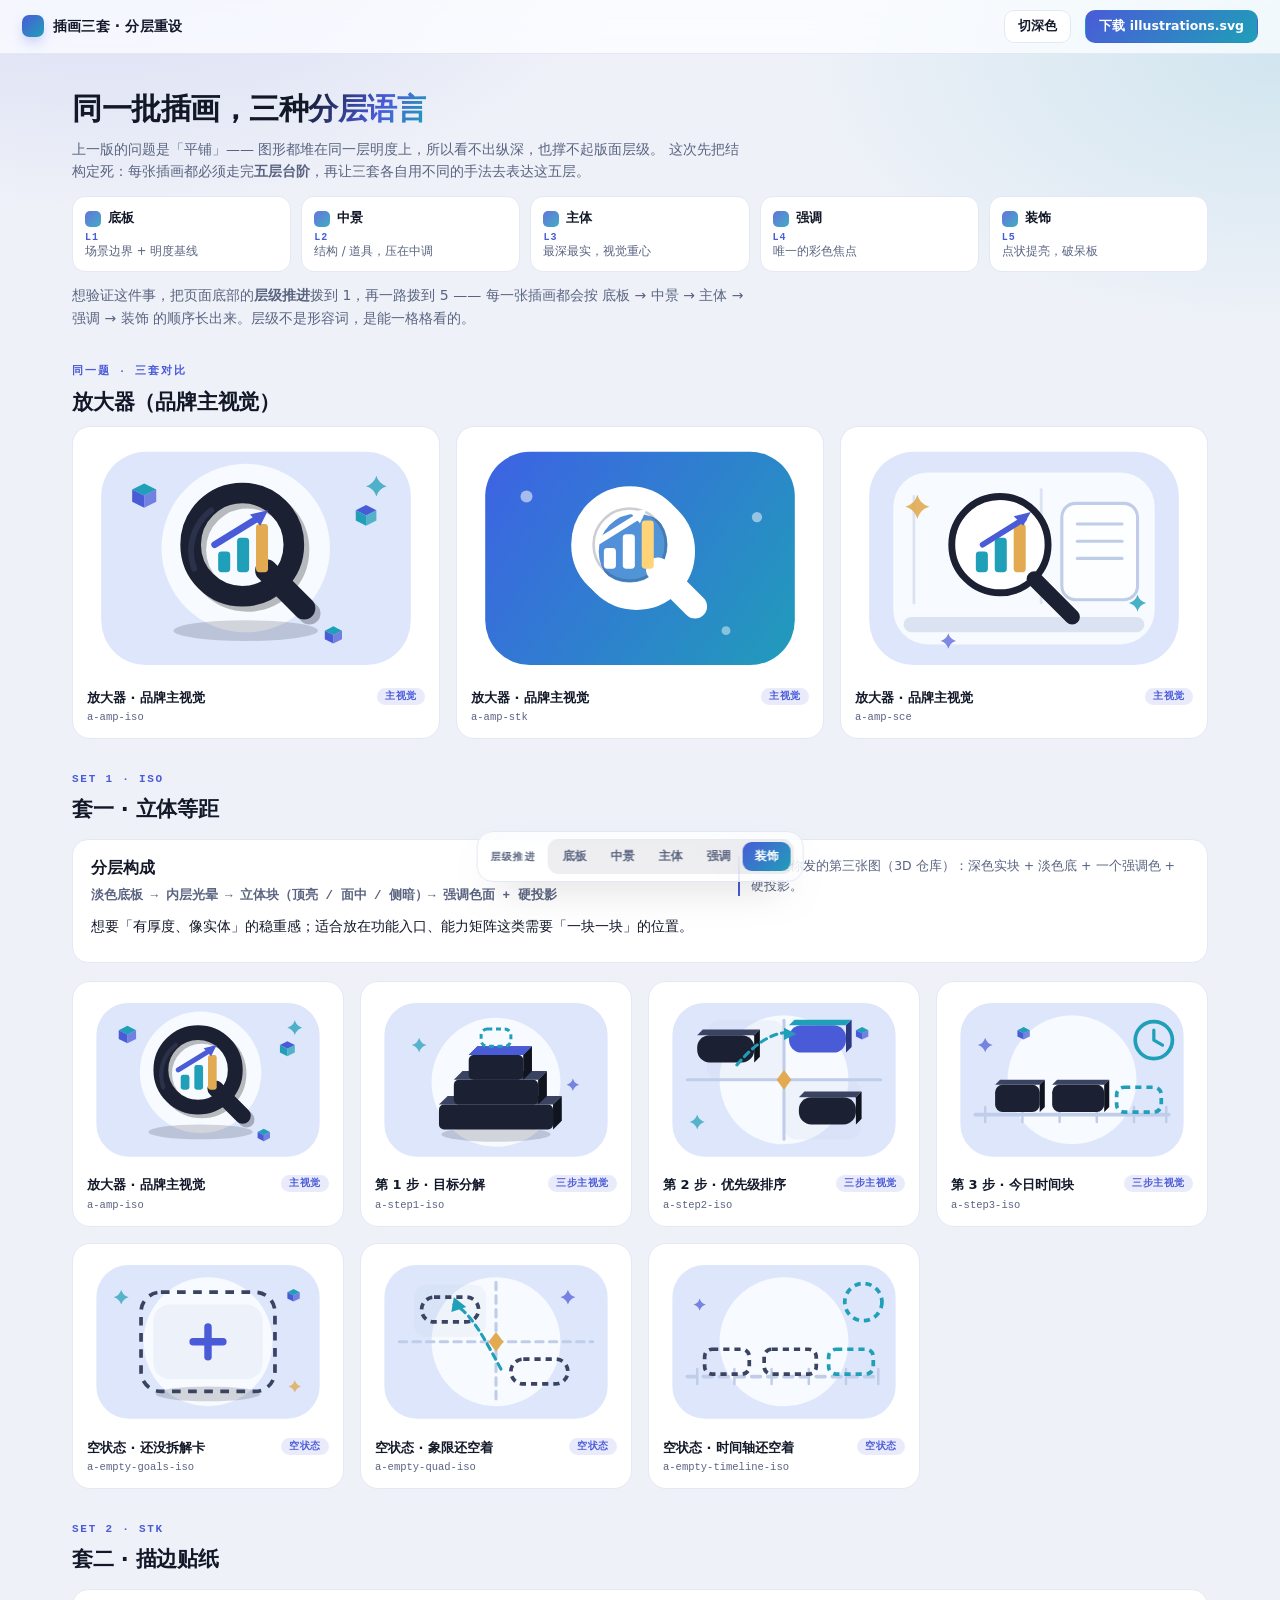
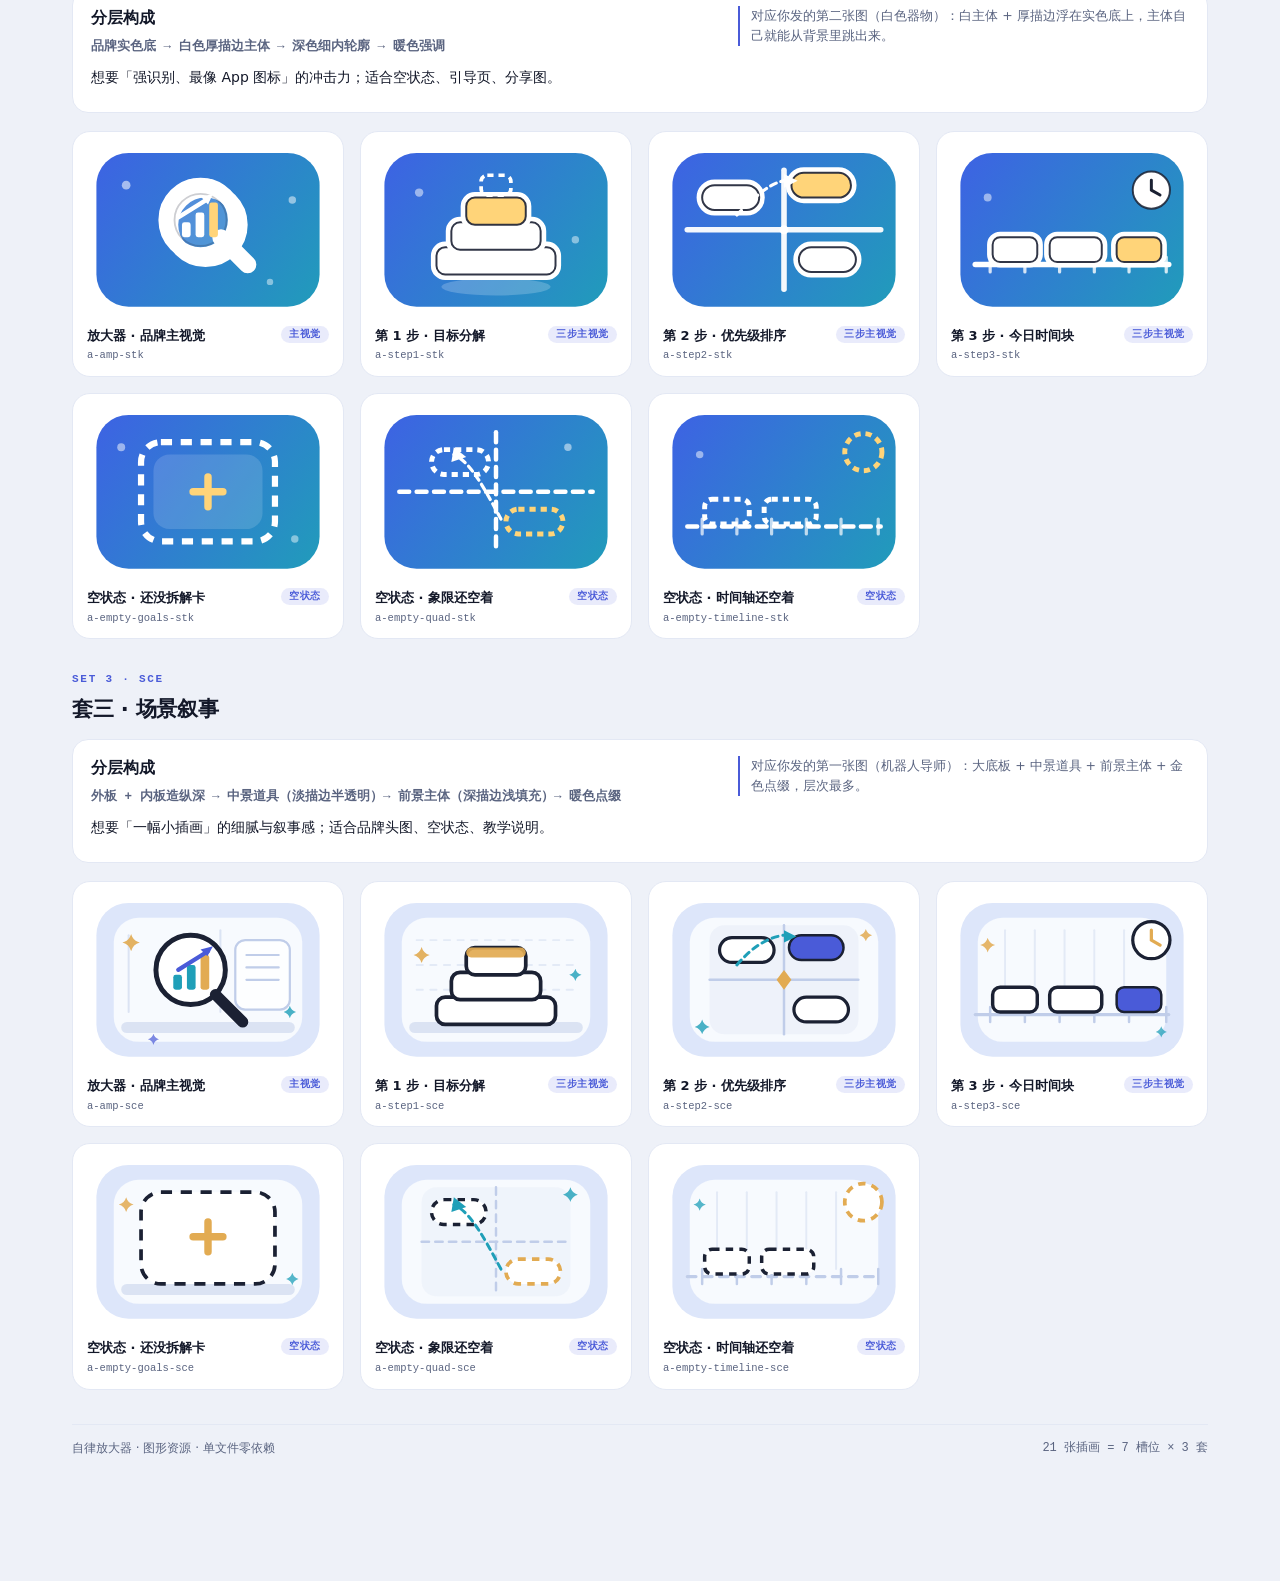
<file: assets/illustration-sets.html>
<!DOCTYPE html>
<html lang="zh-CN" data-theme="light">
<head>
<meta charset="utf-8">
<meta name="viewport" content="width=device-width,initial-scale=1">
<title>自律放大器 · 插画三套（分层重设）</title>
<style>
*{box-sizing:border-box}
:root{
  --acc:#4a5bd8; --acc2:#1f9fb8;
  --i-bg:#dde6fa; --i-bg2:#f7fafe; --i-mid:#c0cde9;
  --i-mass:#1b2133; --i-mass2:#3a4361; --i-line:#1b2133; --i-fill:#ffffff;
  --i-acc:#4a5bd8; --i-acc2:#1f9fb8; --i-gold:#e2ab52; --i-sh:rgba(18,26,52,.17);
  --ink:#131829; --ink2:#5a6480; --line:#e3e8f4; --card:#ffffff;
  --glass:rgba(255,255,255,.72); --bg:#eef1f8;
}
html[data-theme="dark"]{
  --acc:#8b9bff; --acc2:#3ad3e8;
  --i-bg:#1b2338; --i-bg2:#252f4c; --i-mid:#45527a;
  --i-mass:#dfe7ff; --i-mass2:#a9b8e0; --i-line:#cfdaf7; --i-fill:#212a45;
  --i-acc:#8b9bff; --i-acc2:#3ad3e8; --i-gold:#f0c46a; --i-sh:rgba(0,0,0,.45);
  --ink:#e8edfb; --ink2:#98a4c4; --line:#2b3450; --card:#171e30;
  --glass:rgba(23,30,48,.72); --bg:#0e1322;
}
html,body{margin:0}
body{background:var(--bg);color:var(--ink);font:14px/1.6 system-ui,"PingFang SC","Microsoft YaHei",sans-serif;
  -webkit-font-smoothing:antialiased;
  background-image:radial-gradient(900px 500px at 8% -10%,color-mix(in srgb,var(--acc) 16%,transparent),transparent 60%),
                   radial-gradient(800px 460px at 100% 6%,color-mix(in srgb,var(--acc2) 14%,transparent),transparent 60%);
  background-attachment:fixed}
.mono{font-family:ui-monospace,Consolas,monospace}
.bar{position:sticky;top:0;z-index:20;display:flex;align-items:center;gap:14px;padding:10px 22px;
  background:var(--glass);backdrop-filter:blur(20px) saturate(1.7);-webkit-backdrop-filter:blur(20px) saturate(1.7);
  border-bottom:1px solid var(--line)}
.bar .lg{display:flex;align-items:center;gap:9px;font-weight:800;letter-spacing:.2px}
.bar .lg i{display:block;width:22px;height:22px;border-radius:7px;background:linear-gradient(135deg,var(--acc),var(--acc2));
  box-shadow:0 6px 16px -6px var(--acc)}
.bar .sp{flex:1}
.bar button{cursor:pointer}
.btn{border:1px solid var(--line);background:var(--card);color:var(--ink);border-radius:10px;
  padding:7px 13px;font:600 12.5px system-ui;cursor:pointer}
.btn:hover{border-color:var(--acc);color:var(--acc)}
.btn.pri{background:linear-gradient(135deg,var(--acc),var(--acc2));color:#fff;border-color:transparent}
.wrap{max-width:1180px;margin:0 auto;padding:30px 22px 120px}
h1{font-size:30px;line-height:1.25;margin:6px 0 10px;letter-spacing:-.5px}
h1 em{font-style:normal;background:linear-gradient(120deg,var(--ink),var(--acc) 60%,var(--acc2));
  -webkit-background-clip:text;background-clip:text;-webkit-text-fill-color:transparent}
.lede{color:var(--ink2);max-width:76ch;margin:0 0 8px}
.eyebrow{font:800 11px ui-monospace,Consolas,monospace;letter-spacing:.16em;color:var(--acc);
  text-transform:uppercase;margin:34px 0 8px}
h2{font-size:21px;margin:0 0 6px;letter-spacing:-.2px}
h3{font-size:15.5px;margin:0 0 4px}
p{margin:0 0 8px}
.rule{display:grid;grid-template-columns:repeat(5,1fr);gap:10px;margin:14px 0 6px}
.rule div{background:var(--card);border:1px solid var(--line);border-radius:13px;padding:11px 12px}
.rule b{display:flex;align-items:center;gap:7px;font-size:13px;margin-bottom:3px}
.rule b i{width:16px;height:16px;border-radius:5px;display:block;flex:none;
  background:linear-gradient(135deg,var(--acc),var(--acc2));opacity:.85}
.rule span{font:500 11.5px/1.5 system-ui;color:var(--ink2);display:block}
.rule .lv{font:800 10px ui-monospace,monospace;color:var(--acc);letter-spacing:.1em}
.note{background:var(--card);border:1px solid var(--line);border-radius:16px;padding:16px 18px;margin:12px 0 18px;
  display:grid;grid-template-columns:1.4fr 1fr;gap:16px;align-items:start}
.note .sub{font:600 12.5px/1.6 ui-monospace,Consolas,monospace;color:var(--ink2);margin:6px 0 0}
.note .ref{font-size:12.5px;color:var(--ink2);border-left:2px solid var(--acc);padding-left:11px}
.grid{display:grid;grid-template-columns:repeat(auto-fill,minmax(258px,1fr));gap:16px}
.cell{margin:0;background:var(--card);border:1px solid var(--line);border-radius:18px;padding:11px 11px 9px;
  position:relative;transition:transform .25s cubic-bezier(.2,.7,.2,1),box-shadow .25s,border-color .25s}
.cell:hover{transform:translateY(-4px);border-color:var(--acc);box-shadow:0 22px 44px -26px rgba(0,0,0,.5)}
.stage{border-radius:12px;overflow:hidden;background:var(--card)}
.ill{display:block;width:100%;height:auto}
.cell figcaption{display:flex;flex-direction:column;gap:1px;padding:9px 3px 3px;position:relative}
.cell figcaption b{font-size:13px;font-weight:700;padding-right:66px}
.cell .mono{font-size:10.5px;color:var(--ink2)}
.cell .tag{position:absolute;right:3px;top:9px;font:700 9.5px ui-monospace,Consolas,monospace;
  letter-spacing:.06em;color:var(--acc);background:color-mix(in srgb,var(--acc) 12%,transparent);
  padding:2px 8px;border-radius:20px;white-space:nowrap}
.cell .copy{position:absolute;right:10px;bottom:9px;opacity:0;transition:opacity .2s;
  border:1px solid var(--line);background:var(--card);color:var(--ink);border-radius:8px;padding:3px 8px;
  font:600 10.5px system-ui;cursor:pointer}
.cell:hover .copy{opacity:1}
.cell .copy:hover{border-color:var(--acc);color:var(--acc)}
.cmpStrip{display:grid;grid-template-columns:repeat(3,1fr);gap:16px}
.stagebar{position:fixed;left:50%;bottom:18px;transform:translateX(-50%);z-index:30;
  display:flex;align-items:center;gap:6px;padding:7px 9px;border-radius:16px;border:1px solid var(--line);
  background:var(--glass);backdrop-filter:blur(22px) saturate(1.7);-webkit-backdrop-filter:blur(22px) saturate(1.7);
  box-shadow:0 18px 40px -22px rgba(0,0,0,.55)}
.stagebar .cap{font:800 10px ui-monospace,monospace;letter-spacing:.12em;color:var(--ink2);padding:0 6px 0 4px}
.seg{position:relative;display:flex;background:color-mix(in srgb,var(--ink) 7%,transparent);border-radius:11px;padding:3px}
.seg button{position:relative;z-index:1;border:0;background:none;color:var(--ink2);cursor:pointer;
  padding:6px 12px;border-radius:9px;font:700 12px system-ui}
.seg button.on{color:#fff}
.seg i{position:absolute;z-index:0;top:3px;bottom:3px;left:0;width:0;border-radius:9px;
  background:linear-gradient(135deg,var(--acc),var(--acc2));transition:transform .3s cubic-bezier(.2,.7,.2,1),width .3s}
/* 逐层揭示：图层本体内联在文档里，页面选择器才选得中 */
.l-bg,.l-mid,.l-mass,.l-acc,.l-deco{transition:opacity .38s ease}
body[data-stage="1"] .l-mid,body[data-stage="1"] .l-mass,body[data-stage="1"] .l-acc,body[data-stage="1"] .l-deco,
body[data-stage="2"] .l-mass,body[data-stage="2"] .l-acc,body[data-stage="2"] .l-deco,
body[data-stage="3"] .l-acc,body[data-stage="3"] .l-deco,
body[data-stage="4"] .l-deco{opacity:0}
.toast{position:fixed;left:50%;bottom:78px;transform:translate(-50%,14px);z-index:40;opacity:0;
  background:var(--ink);color:var(--bg);padding:8px 15px;border-radius:11px;font:600 12.5px system-ui;
  transition:opacity .22s,transform .22s;pointer-events:none}
.toast.on{opacity:1;transform:translate(-50%,0)}
.foot{color:var(--ink2);font-size:12px;border-top:1px solid var(--line);margin-top:34px;padding-top:14px;
  display:flex;justify-content:space-between;gap:12px;flex-wrap:wrap}
@media(max-width:880px){
  .rule{grid-template-columns:repeat(2,1fr)}
  .note{grid-template-columns:1fr}
  .cmpStrip{grid-template-columns:1fr}
  h1{font-size:24px}
  .stagebar{left:12px;right:12px;transform:none;overflow-x:auto}
  .stagebar .cap{display:none}
}
@media(max-width:620px){
  .bar{padding:9px 12px;gap:8px}
  .bar .lg{font-size:12.5px;line-height:1.25;gap:7px}
  .bar .lg i{width:18px;height:18px;border-radius:6px}
  .btn{padding:6px 10px;font-size:11.5px}
  .bar .fn{display:none}
  .wrap{padding:20px 14px 120px}
}
</style>
</head>
<body data-stage="5">
<svg xmlns="http://www.w3.org/2000/svg" width="0" height="0" style="position:absolute;width:0;height:0;overflow:hidden" aria-hidden="true"><defs>
  <linearGradient id="gIs" gradientUnits="userSpaceOnUse" x1="0" y1="0" x2="200" y2="140">
    <stop offset="0" stop-color="#3f5fe6"/>
    <stop offset="1" stop-color="#1f9fb8"/>
  </linearGradient>
</defs></svg>
<div class="bar">
  <div class="lg"><i></i>插画三套 · 分层重设</div>
  <div class="sp"></div>
  <button class="btn" id="themeBtn" type="button">切深色</button>
  <button class="btn pri" id="dlBtn" type="button">下载 <span class="fn">illustrations.svg</span></button>
</div>
<div class="wrap">
  <h1>同一批插画，三种<em>分层语言</em></h1>
  <p class="lede">上一版的问题是「平铺」—— 图形都堆在同一层明度上，所以看不出纵深，也撑不起版面层级。
     这次先把结构定死：每张插画都必须走完<strong>五层台阶</strong>，再让三套各自用不同的手法去表达这五层。</p>

  <div class="rule">
    <div><b><i></i>底板</b><span class="lv">L1</span><span>场景边界 + 明度基线</span></div><div><b><i></i>中景</b><span class="lv">L2</span><span>结构 / 道具，压在中调</span></div><div><b><i></i>主体</b><span class="lv">L3</span><span>最深最实，视觉重心</span></div><div><b><i></i>强调</b><span class="lv">L4</span><span>唯一的彩色焦点</span></div><div><b><i></i>装饰</b><span class="lv">L5</span><span>点状提亮，破呆板</span></div>
  </div>
  <p class="lede" style="margin-top:12px">想验证这件事，把页面底部的<strong>层级推进</strong>拨到 1，再一路拨到 5 ——
     每一张插画都会按 底板 → 中景 → 主体 → 强调 → 装饰 的顺序长出来。层级不是形容词，是能一格格看的。</p>

  <div class="eyebrow">同一题 · 三套对比</div>
  <h2>放大器（品牌主视觉）</h2>
  <div class="cmpStrip"><figure class="cell big" data-id="a-amp-iso" data-tag="主视觉">
      <div class="stage"><svg class="ill" viewBox="0 0 200 140"><g class="l-bg"><rect x="10" y="8" width="180" height="124" rx="26" fill="var(--i-bg,#dde6fa)"/><circle cx="94" cy="64" r="49" fill="var(--i-bg2,#f7fafe)"/></g><g class="l-mid"><ellipse cx="94" cy="112" rx="42" ry="6" fill="var(--i-sh,rgba(18,26,52,.17))"/></g><g class="l-mass"><circle cx="95" cy="65" r="30" fill="none" stroke="#000" stroke-width="12" opacity=".26"/><circle cx="92" cy="62" r="30" fill="none" stroke="var(--i-mass,#1b2133)" stroke-width="12"/><path d="M109 80 L131 102" fill="none" stroke="#000" stroke-width="13" stroke-linecap="round" stroke-linejoin="round" opacity=".26"/><path d="M106 77 L128 99" fill="none" stroke="var(--i-mass,#1b2133)" stroke-width="13" stroke-linecap="round" stroke-linejoin="round"/><path d="M74 42 A 30 30 0 0 0 64 76" fill="none" stroke="var(--i-mass2,#3a4361)" stroke-width="3.4" stroke-linecap="round" stroke-linejoin="round" opacity=".5"/></g><g class="l-acc"><rect x="78" y="66" width="7" height="12" rx="2" fill="var(--i-acc2,#1f9fb8)"/><rect x="89" y="58" width="7" height="20" rx="2" fill="var(--i-acc2,#1f9fb8)"/><rect x="100" y="50" width="7" height="28" rx="2" fill="var(--i-gold,#e2ab52)"/><path d="M76 62 L102 46" fill="none" stroke="var(--i-acc,#4a5bd8)" stroke-width="4" stroke-linecap="round" stroke-linejoin="round"/><path d="M107 42 L96.5 44.5 L102.5 51 Z" fill="var(--i-acc,#4a5bd8)"/></g><g class="l-deco"><path d="M28 30 L35 26.5 L42 30 L35 33.5 Z" fill="var(--i-acc2,#1f9fb8)"/><path d="M28 30 L35 33.5 L35 40.5 L28 37 Z" fill="var(--i-acc,#4a5bd8)"/><path d="M42 30 L35 33.5 L35 40.5 L42 37 Z" fill="var(--i-acc,#4a5bd8)" opacity=".72"/><path d="M158 42 L164 39 L170 42 L164 45 Z" fill="var(--i-acc,#4a5bd8)"/><path d="M158 42 L164 45 L164 51 L158 48 Z" fill="var(--i-acc2,#1f9fb8)"/><path d="M170 42 L164 45 L164 51 L170 48 Z" fill="var(--i-acc2,#1f9fb8)" opacity=".72"/><path d="M140 112 L145 109.5 L150 112 L145 114.5 Z" fill="var(--i-acc2,#1f9fb8)"/><path d="M140 112 L145 114.5 L145 119.5 L140 117 Z" fill="var(--i-acc,#4a5bd8)"/><path d="M150 112 L145 114.5 L145 119.5 L150 117 Z" fill="var(--i-acc,#4a5bd8)" opacity=".72"/><path d="M170 22 Q171.32 26.68 176 28 Q171.32 29.32 170 34 Q168.68 29.32 164 28 Q168.68 26.68 170 22 Z" fill="var(--i-acc2,#1f9fb8)" opacity="0.75"/></g></svg></div>
      <figcaption><b>放大器 · 品牌主视觉</b><span class="mono">a-amp-iso</span><span class="tag">主视觉</span></figcaption>
      <button class="copy" type="button">复制引用</button>
    </figure><figure class="cell big" data-id="a-amp-stk" data-tag="主视觉">
      <div class="stage"><svg class="ill" viewBox="0 0 200 140"><g class="l-bg"><rect x="10" y="8" width="180" height="124" rx="26" fill="url(#gIs)"/></g><g class="l-mid"><circle cx="94" cy="62" r="24" fill="#ffffff" opacity=".16"/></g><g class="l-mass"><circle cx="98" cy="66" r="28" fill="none" stroke="#ffffff" stroke-width="12"/><circle cx="94" cy="62" r="28" fill="none" stroke="#ffffff" stroke-width="12"/><circle cx="94" cy="62" r="21" fill="none" stroke="#1b2133" stroke-width="1.5" opacity=".22"/><path d="M110.5 76.5 L132 98" fill="none" stroke="#ffffff" stroke-width="14" stroke-linecap="round" stroke-linejoin="round"/></g><g class="l-acc"><rect x="79" y="64" width="7" height="12" rx="2" fill="#ffffff"/><rect x="90" y="56" width="7" height="20" rx="2" fill="#ffffff"/><rect x="101" y="48" width="7" height="28" rx="2" fill="#ffd479"/><path d="M76 60 L100 45" fill="none" stroke="#ffffff" stroke-width="3.6" stroke-linecap="round" stroke-linejoin="round"/><path d="M104 41 L94.5 43.5 L100 49.5 Z" fill="#ffffff"/></g><g class="l-deco"><circle cx="34" cy="34" r="3.5" fill="#ffffff" opacity=".55"/><circle cx="168" cy="46" r="3" fill="#ffffff" opacity=".5"/><circle cx="150" cy="112" r="2.6" fill="#ffffff" opacity=".45"/></g></svg></div>
      <figcaption><b>放大器 · 品牌主视觉</b><span class="mono">a-amp-stk</span><span class="tag">主视觉</span></figcaption>
      <button class="copy" type="button">复制引用</button>
    </figure><figure class="cell big" data-id="a-amp-sce" data-tag="主视觉">
      <div class="stage"><svg class="ill" viewBox="0 0 200 140"><g class="l-bg"><rect x="10" y="8" width="180" height="124" rx="26" fill="var(--i-bg,#dde6fa)"/><rect x="26" y="22" width="148" height="96" rx="18" fill="#000" opacity=".07"/><rect x="24" y="20" width="152" height="100" rx="20" fill="var(--i-bg2,#f7fafe)"/></g><g class="l-mid"><rect x="30" y="104" width="140" height="9" rx="4.5" fill="var(--i-mid,#c0cde9)" opacity=".5"/><rect x="122" y="38" width="44" height="56" rx="8" fill="var(--i-fill,#ffffff)" opacity=".75"/><rect x="122" y="38" width="44" height="56" rx="8" fill="none" stroke="var(--i-mid,#c0cde9)" stroke-width="1.8"/><line x1="131" y1="50" x2="157" y2="50" stroke="var(--i-mid,#c0cde9)" stroke-width="1.8" stroke-linecap="round"/><line x1="131" y1="60" x2="157" y2="60" stroke="var(--i-mid,#c0cde9)" stroke-width="1.8" stroke-linecap="round"/><line x1="131" y1="70" x2="157" y2="70" stroke="var(--i-mid,#c0cde9)" stroke-width="1.8" stroke-linecap="round"/><line x1="36" y1="34" x2="36" y2="96" stroke="var(--i-mid,#c0cde9)" stroke-width="1.6" stroke-linecap="round" opacity=".5"/><line x1="110" y1="30" x2="110" y2="96" stroke="var(--i-mid,#c0cde9)" stroke-width="1.6" stroke-linecap="round" opacity=".5"/></g><g class="l-mass"><circle cx="86" cy="62" r="28" fill="var(--i-fill,#ffffff)"/><circle cx="86" cy="62" r="28" fill="none" stroke="var(--i-line,#1b2133)" stroke-width="4"/><path d="M106 82 L128 104" fill="none" stroke="var(--i-line,#1b2133)" stroke-width="9" stroke-linecap="round" stroke-linejoin="round"/></g><g class="l-acc"><rect x="72" y="66" width="7" height="12" rx="2" fill="var(--i-acc2,#1f9fb8)"/><rect x="83" y="58" width="7" height="20" rx="2" fill="var(--i-acc2,#1f9fb8)"/><rect x="94" y="50" width="7" height="28" rx="2" fill="var(--i-gold,#e2ab52)"/><path d="M76 62 L100 47" fill="none" stroke="var(--i-acc,#4a5bd8)" stroke-width="3.4" stroke-linecap="round" stroke-linejoin="round"/><path d="M104 43 L94 45.5 L99.5 51 Z" fill="var(--i-acc,#4a5bd8)"/></g><g class="l-deco"><path d="M38 33 Q39.54 38.46 45 40 Q39.54 41.54 38 47 Q36.46 41.54 31 40 Q36.46 38.46 38 33 Z" fill="var(--i-gold,#e2ab52)" opacity="0.9"/><path d="M166 91 Q167.1 94.9 171 96 Q167.1 97.1 166 101 Q164.9 97.1 161 96 Q164.9 94.9 166 91 Z" fill="var(--i-acc2,#1f9fb8)" opacity="0.8"/><path d="M56 113.5 Q56.99 117.01 60.5 118 Q56.99 118.99 56 122.5 Q55.01 118.99 51.5 118 Q55.01 117.01 56 113.5 Z" fill="var(--i-acc,#4a5bd8)" opacity="0.7"/></g></svg></div>
      <figcaption><b>放大器 · 品牌主视觉</b><span class="mono">a-amp-sce</span><span class="tag">主视觉</span></figcaption>
      <button class="copy" type="button">复制引用</button>
    </figure></div>

  <section>
  <div class="eyebrow">Set 1 · iso</div>
  <h2>套一 · 立体等距</h2>
  <div class="note">
    <div>
      <h3>分层构成</h3>
      <p class="sub">淡色底板 → 内层光晕 → 立体块（顶亮 / 面中 / 侧暗）→ 强调色面 + 硬投影</p>
      <p style="margin-top:9px">想要「有厚度、像实体」的稳重感；适合放在功能入口、能力矩阵这类需要「一块一块」的位置。</p>
    </div>
    <div class="ref">最接近你发的第三张图（3D 仓库）：深色实块 + 淡色底 + 一个强调色 + 硬投影。</div>
  </div>
  <div class="grid"><figure class="cell" data-id="a-amp-iso" data-tag="主视觉">
      <div class="stage"><svg class="ill" viewBox="0 0 200 140"><g class="l-bg"><rect x="10" y="8" width="180" height="124" rx="26" fill="var(--i-bg,#dde6fa)"/><circle cx="94" cy="64" r="49" fill="var(--i-bg2,#f7fafe)"/></g><g class="l-mid"><ellipse cx="94" cy="112" rx="42" ry="6" fill="var(--i-sh,rgba(18,26,52,.17))"/></g><g class="l-mass"><circle cx="95" cy="65" r="30" fill="none" stroke="#000" stroke-width="12" opacity=".26"/><circle cx="92" cy="62" r="30" fill="none" stroke="var(--i-mass,#1b2133)" stroke-width="12"/><path d="M109 80 L131 102" fill="none" stroke="#000" stroke-width="13" stroke-linecap="round" stroke-linejoin="round" opacity=".26"/><path d="M106 77 L128 99" fill="none" stroke="var(--i-mass,#1b2133)" stroke-width="13" stroke-linecap="round" stroke-linejoin="round"/><path d="M74 42 A 30 30 0 0 0 64 76" fill="none" stroke="var(--i-mass2,#3a4361)" stroke-width="3.4" stroke-linecap="round" stroke-linejoin="round" opacity=".5"/></g><g class="l-acc"><rect x="78" y="66" width="7" height="12" rx="2" fill="var(--i-acc2,#1f9fb8)"/><rect x="89" y="58" width="7" height="20" rx="2" fill="var(--i-acc2,#1f9fb8)"/><rect x="100" y="50" width="7" height="28" rx="2" fill="var(--i-gold,#e2ab52)"/><path d="M76 62 L102 46" fill="none" stroke="var(--i-acc,#4a5bd8)" stroke-width="4" stroke-linecap="round" stroke-linejoin="round"/><path d="M107 42 L96.5 44.5 L102.5 51 Z" fill="var(--i-acc,#4a5bd8)"/></g><g class="l-deco"><path d="M28 30 L35 26.5 L42 30 L35 33.5 Z" fill="var(--i-acc2,#1f9fb8)"/><path d="M28 30 L35 33.5 L35 40.5 L28 37 Z" fill="var(--i-acc,#4a5bd8)"/><path d="M42 30 L35 33.5 L35 40.5 L42 37 Z" fill="var(--i-acc,#4a5bd8)" opacity=".72"/><path d="M158 42 L164 39 L170 42 L164 45 Z" fill="var(--i-acc,#4a5bd8)"/><path d="M158 42 L164 45 L164 51 L158 48 Z" fill="var(--i-acc2,#1f9fb8)"/><path d="M170 42 L164 45 L164 51 L170 48 Z" fill="var(--i-acc2,#1f9fb8)" opacity=".72"/><path d="M140 112 L145 109.5 L150 112 L145 114.5 Z" fill="var(--i-acc2,#1f9fb8)"/><path d="M140 112 L145 114.5 L145 119.5 L140 117 Z" fill="var(--i-acc,#4a5bd8)"/><path d="M150 112 L145 114.5 L145 119.5 L150 117 Z" fill="var(--i-acc,#4a5bd8)" opacity=".72"/><path d="M170 22 Q171.32 26.68 176 28 Q171.32 29.32 170 34 Q168.68 29.32 164 28 Q168.68 26.68 170 22 Z" fill="var(--i-acc2,#1f9fb8)" opacity="0.75"/></g></svg></div>
      <figcaption><b>放大器 · 品牌主视觉</b><span class="mono">a-amp-iso</span><span class="tag">主视觉</span></figcaption>
      <button class="copy" type="button">复制引用</button>
    </figure><figure class="cell" data-id="a-step1-iso" data-tag="三步主视觉">
      <div class="stage"><svg class="ill" viewBox="0 0 200 140"><g class="l-bg"><rect x="10" y="8" width="180" height="124" rx="26" fill="var(--i-bg,#dde6fa)"/><circle cx="100" cy="72" r="52" fill="var(--i-bg2,#f7fafe)"/></g><g class="l-mid"><ellipse cx="100" cy="114" rx="44" ry="6" fill="var(--i-sh,rgba(18,26,52,.17))"/></g><g class="l-mass"><path d="M146 90 L153 83 L153 103 L146 110 Z" fill="var(--i-mass,#1b2133)"/><path d="M146 90 L153 83 L153 103 L146 110 Z" fill="#000" opacity=".4"/><rect x="54" y="90" width="92" height="20" rx="4" fill="var(--i-mass,#1b2133)"/><path d="M54 90 L61 83 L153 83 L146 90 Z" fill="var(--i-mass2,#3a4361)"/><path d="M134 70 L141 63 L141 83 L134 90 Z" fill="var(--i-mass,#1b2133)"/><path d="M134 70 L141 63 L141 83 L134 90 Z" fill="#000" opacity=".4"/><rect x="66" y="70" width="68" height="20" rx="4" fill="var(--i-mass,#1b2133)"/><path d="M66 70 L73 63 L141 63 L134 70 Z" fill="var(--i-mass2,#3a4361)"/><path d="M122 50 L129 43 L129 63 L122 70 Z" fill="var(--i-mass,#1b2133)"/><path d="M122 50 L129 43 L129 63 L122 70 Z" fill="#000" opacity=".4"/><rect x="78" y="50" width="44" height="20" rx="4" fill="var(--i-mass,#1b2133)"/><path d="M78 50 L85 43 L129 43 L122 50 Z" fill="var(--i-mass2,#3a4361)"/></g><g class="l-acc"><path d="M78 50 L85 43 L129 43 L122 50 Z" fill="var(--i-acc,#4a5bd8)"/></g><g class="l-deco"><rect x="88" y="29" width="24" height="14" rx="5" fill="none" stroke="var(--i-acc2,#1f9fb8)" stroke-width="2.4" stroke-dasharray="4 3"/><path d="M38 36 Q39.32 40.68 44 42 Q39.32 43.32 38 48 Q36.68 43.32 32 42 Q36.68 40.68 38 36 Z" fill="var(--i-acc2,#1f9fb8)" opacity="0.7"/><path d="M162 69 Q163.1 72.9 167 74 Q163.1 75.1 162 79 Q160.9 75.1 157 74 Q160.9 72.9 162 69 Z" fill="var(--i-acc,#4a5bd8)" opacity="0.7"/></g></svg></div>
      <figcaption><b>第 1 步 · 目标分解</b><span class="mono">a-step1-iso</span><span class="tag">三步主视觉</span></figcaption>
      <button class="copy" type="button">复制引用</button>
    </figure><figure class="cell" data-id="a-step2-iso" data-tag="三步主视觉">
      <div class="stage"><svg class="ill" viewBox="0 0 200 140"><g class="l-bg"><rect x="10" y="8" width="180" height="124" rx="26" fill="var(--i-bg,#dde6fa)"/><circle cx="100" cy="70" r="52" fill="var(--i-bg2,#f7fafe)"/></g><g class="l-mid"><line x1="100" y1="22" x2="100" y2="118" stroke="var(--i-mid,#c0cde9)" stroke-width="2.5" stroke-linecap="round"/><line x1="22" y1="70" x2="178" y2="70" stroke="var(--i-mid,#c0cde9)" stroke-width="2.5" stroke-linecap="round"/><rect x="38" y="22" width="62" height="48" rx="10" fill="var(--i-mid,#c0cde9)" opacity=".16"/><rect x="100" y="70" width="62" height="48" rx="10" fill="var(--i-mid,#c0cde9)" opacity=".16"/></g><g class="l-mass"><path d="M76 34 L80.5 29.5 L80.5 51.5 L76 56 Z" fill="var(--i-mass,#1b2133)"/><path d="M76 34 L80.5 29.5 L80.5 51.5 L76 56 Z" fill="#000" opacity=".4"/><rect x="30" y="34" width="46" height="22" rx="10" fill="var(--i-mass,#1b2133)"/><path d="M30 34 L34.5 29.5 L80.5 29.5 L76 34 Z" fill="var(--i-mass2,#3a4361)"/><path d="M158 84 L162.5 79.5 L162.5 101.5 L158 106 Z" fill="var(--i-mass,#1b2133)"/><path d="M158 84 L162.5 79.5 L162.5 101.5 L158 106 Z" fill="#000" opacity=".4"/><rect x="112" y="84" width="46" height="22" rx="10" fill="var(--i-mass,#1b2133)"/><path d="M112 84 L116.5 79.5 L162.5 79.5 L158 84 Z" fill="var(--i-mass2,#3a4361)"/></g><g class="l-acc"><path d="M150 26 L154.5 21.5 L154.5 43.5 L150 48 Z" fill="var(--i-acc,#4a5bd8)"/><path d="M150 26 L154.5 21.5 L154.5 43.5 L150 48 Z" fill="#000" opacity=".4"/><rect x="104" y="26" width="46" height="22" rx="10" fill="var(--i-acc,#4a5bd8)"/><path d="M104 26 L108.5 21.5 L154.5 21.5 L150 26 Z" fill="var(--i-acc2,#1f9fb8)"/><path d="M62 58 C 74 44, 86 34, 100 32" fill="none" stroke="var(--i-acc2,#1f9fb8)" stroke-width="2.5" stroke-linecap="round" stroke-linejoin="round" stroke-dasharray="5 4"/><path d="M100 28 L100 38 L110 33 Z" fill="var(--i-acc2,#1f9fb8)"/><path d="M100 62 L106 70 L100 78 L94 70 Z" fill="var(--i-gold,#e2ab52)"/></g><g class="l-deco"><path d="M30 98 Q31.32 102.68 36 104 Q31.32 105.32 30 110 Q28.68 105.32 24 104 Q28.68 102.68 30 98 Z" fill="var(--i-acc2,#1f9fb8)" opacity="0.7"/><path d="M158 30 L163 27.5 L168 30 L163 32.5 Z" fill="var(--i-acc2,#1f9fb8)"/><path d="M158 30 L163 32.5 L163 37.5 L158 35 Z" fill="var(--i-acc,#4a5bd8)"/><path d="M168 30 L163 32.5 L163 37.5 L168 35 Z" fill="var(--i-acc,#4a5bd8)" opacity=".72"/></g></svg></div>
      <figcaption><b>第 2 步 · 优先级排序</b><span class="mono">a-step2-iso</span><span class="tag">三步主视觉</span></figcaption>
      <button class="copy" type="button">复制引用</button>
    </figure><figure class="cell" data-id="a-step3-iso" data-tag="三步主视觉">
      <div class="stage"><svg class="ill" viewBox="0 0 200 140"><g class="l-bg"><rect x="10" y="8" width="180" height="124" rx="26" fill="var(--i-bg,#dde6fa)"/><circle cx="100" cy="70" r="52" fill="var(--i-bg2,#f7fafe)"/></g><g class="l-mid"><line x1="22" y1="98" x2="178" y2="98" stroke="var(--i-mid,#c0cde9)" stroke-width="3" stroke-linecap="round"/><line x1="30" y1="92" x2="30" y2="104" stroke="var(--i-mid,#c0cde9)" stroke-width="2" stroke-linecap="round"/><line x1="60" y1="92" x2="60" y2="104" stroke="var(--i-mid,#c0cde9)" stroke-width="2" stroke-linecap="round"/><line x1="90" y1="92" x2="90" y2="104" stroke="var(--i-mid,#c0cde9)" stroke-width="2" stroke-linecap="round"/><line x1="120" y1="92" x2="120" y2="104" stroke="var(--i-mid,#c0cde9)" stroke-width="2" stroke-linecap="round"/><line x1="150" y1="92" x2="150" y2="104" stroke="var(--i-mid,#c0cde9)" stroke-width="2" stroke-linecap="round"/><line x1="176" y1="92" x2="176" y2="104" stroke="var(--i-mid,#c0cde9)" stroke-width="2" stroke-linecap="round"/></g><g class="l-mass"><path d="M74 74 L78 70 L78 92 L74 96 Z" fill="var(--i-mass,#1b2133)"/><path d="M74 74 L78 70 L78 92 L74 96 Z" fill="#000" opacity=".4"/><rect x="38" y="74" width="36" height="22" rx="6" fill="var(--i-mass,#1b2133)"/><path d="M38 74 L42 70 L78 70 L74 74 Z" fill="var(--i-mass2,#3a4361)"/><path d="M126 74 L130 70 L130 92 L126 96 Z" fill="var(--i-mass,#1b2133)"/><path d="M126 74 L130 70 L130 92 L126 96 Z" fill="#000" opacity=".4"/><rect x="84" y="74" width="42" height="22" rx="6" fill="var(--i-mass,#1b2133)"/><path d="M84 74 L88 70 L130 70 L126 74 Z" fill="var(--i-mass2,#3a4361)"/></g><g class="l-acc"><rect x="136" y="76" width="36" height="20" rx="6" fill="none" stroke="var(--i-acc2,#1f9fb8)" stroke-width="3" stroke-dasharray="5 4"/><circle cx="166" cy="38" r="15" fill="none" stroke="var(--i-acc2,#1f9fb8)" stroke-width="3"/><path d="M166 38 L166 30 M166 38 L173 42" fill="none" stroke="var(--i-acc2,#1f9fb8)" stroke-width="2.6" stroke-linecap="round" stroke-linejoin="round"/></g><g class="l-deco"><path d="M30 36 Q31.32 40.68 36 42 Q31.32 43.32 30 48 Q28.68 43.32 24 42 Q28.68 40.68 30 36 Z" fill="var(--i-acc,#4a5bd8)" opacity="0.7"/><path d="M56 30 L61 27.5 L66 30 L61 32.5 Z" fill="var(--i-acc2,#1f9fb8)"/><path d="M56 30 L61 32.5 L61 37.5 L56 35 Z" fill="var(--i-acc,#4a5bd8)"/><path d="M66 30 L61 32.5 L61 37.5 L66 35 Z" fill="var(--i-acc,#4a5bd8)" opacity=".72"/></g></svg></div>
      <figcaption><b>第 3 步 · 今日时间块</b><span class="mono">a-step3-iso</span><span class="tag">三步主视觉</span></figcaption>
      <button class="copy" type="button">复制引用</button>
    </figure><figure class="cell" data-id="a-empty-goals-iso" data-tag="空状态">
      <div class="stage"><svg class="ill" viewBox="0 0 200 140"><g class="l-bg"><rect x="10" y="8" width="180" height="124" rx="26" fill="var(--i-bg,#dde6fa)"/><circle cx="100" cy="70" r="52" fill="var(--i-bg2,#f7fafe)"/></g><g class="l-mid"><ellipse cx="100" cy="112" rx="42" ry="6" fill="var(--i-sh,rgba(18,26,52,.17))"/><rect x="56" y="40" width="88" height="60" rx="13" fill="var(--i-mid,#c0cde9)" opacity=".2"/></g><g class="l-mass"><rect x="46" y="30" width="108" height="80" rx="16" fill="none" stroke="var(--i-mass2,#3a4361)" stroke-width="3" stroke-dasharray="7 6"/></g><g class="l-acc"><path d="M88 70 L112 70 M100 58 L100 82" fill="none" stroke="var(--i-acc,#4a5bd8)" stroke-width="6" stroke-linecap="round" stroke-linejoin="round"/></g><g class="l-deco"><path d="M30 28 Q31.32 32.68 36 34 Q31.32 35.32 30 40 Q28.68 35.32 24 34 Q28.68 32.68 30 28 Z" fill="var(--i-acc2,#1f9fb8)" opacity="0.7"/><path d="M170 101 Q171.1 104.9 175 106 Q171.1 107.1 170 111 Q168.9 107.1 165 106 Q168.9 104.9 170 101 Z" fill="var(--i-gold,#e2ab52)" opacity="0.8"/><path d="M164 30 L169 27.5 L174 30 L169 32.5 Z" fill="var(--i-acc2,#1f9fb8)"/><path d="M164 30 L169 32.5 L169 37.5 L164 35 Z" fill="var(--i-acc,#4a5bd8)"/><path d="M174 30 L169 32.5 L169 37.5 L174 35 Z" fill="var(--i-acc,#4a5bd8)" opacity=".72"/></g></svg></div>
      <figcaption><b>空状态 · 还没拆解卡</b><span class="mono">a-empty-goals-iso</span><span class="tag">空状态</span></figcaption>
      <button class="copy" type="button">复制引用</button>
    </figure><figure class="cell" data-id="a-empty-quad-iso" data-tag="空状态">
      <div class="stage"><svg class="ill" viewBox="0 0 200 140"><g class="l-bg"><rect x="10" y="8" width="180" height="124" rx="26" fill="var(--i-bg,#dde6fa)"/><circle cx="100" cy="70" r="52" fill="var(--i-bg2,#f7fafe)"/></g><g class="l-mid"><line x1="100" y1="22" x2="100" y2="118" stroke="var(--i-mid,#c0cde9)" stroke-width="2.5" stroke-linecap="round" stroke-dasharray="6 5"/><line x1="22" y1="70" x2="178" y2="70" stroke="var(--i-mid,#c0cde9)" stroke-width="2.5" stroke-linecap="round" stroke-dasharray="6 5"/><rect x="34" y="24" width="58" height="42" rx="10" fill="var(--i-mid,#c0cde9)" opacity=".14"/></g><g class="l-mass"><rect x="40" y="34" width="46" height="20" rx="10" fill="none" stroke="var(--i-mass2,#3a4361)" stroke-width="3" stroke-dasharray="5 4"/><rect x="112" y="84" width="46" height="20" rx="10" fill="none" stroke="var(--i-mass2,#3a4361)" stroke-width="3" stroke-dasharray="5 4"/></g><g class="l-acc"><path d="M104 92 C 92 70, 80 46, 66 40" fill="none" stroke="var(--i-acc2,#1f9fb8)" stroke-width="2.5" stroke-linecap="round" stroke-linejoin="round" stroke-dasharray="5 4"/><path d="M66 34 L64 46 L76 42 Z" fill="var(--i-acc2,#1f9fb8)"/><path d="M100 62 L106 70 L100 78 L94 70 Z" fill="var(--i-gold,#e2ab52)"/></g><g class="l-deco"><path d="M158 28 Q159.32 32.68 164 34 Q159.32 35.32 158 40 Q156.68 35.32 152 34 Q156.68 32.68 158 28 Z" fill="var(--i-acc,#4a5bd8)" opacity="0.7"/></g></svg></div>
      <figcaption><b>空状态 · 象限还空着</b><span class="mono">a-empty-quad-iso</span><span class="tag">空状态</span></figcaption>
      <button class="copy" type="button">复制引用</button>
    </figure><figure class="cell" data-id="a-empty-timeline-iso" data-tag="空状态">
      <div class="stage"><svg class="ill" viewBox="0 0 200 140"><g class="l-bg"><rect x="10" y="8" width="180" height="124" rx="26" fill="var(--i-bg,#dde6fa)"/><circle cx="100" cy="70" r="52" fill="var(--i-bg2,#f7fafe)"/></g><g class="l-mid"><line x1="22" y1="98" x2="178" y2="98" stroke="var(--i-mid,#c0cde9)" stroke-width="3" stroke-linecap="round" stroke-dasharray="7 6"/><line x1="30" y1="92" x2="30" y2="104" stroke="var(--i-mid,#c0cde9)" stroke-width="2" stroke-linecap="round"/><line x1="60" y1="92" x2="60" y2="104" stroke="var(--i-mid,#c0cde9)" stroke-width="2" stroke-linecap="round"/><line x1="90" y1="92" x2="90" y2="104" stroke="var(--i-mid,#c0cde9)" stroke-width="2" stroke-linecap="round"/><line x1="120" y1="92" x2="120" y2="104" stroke="var(--i-mid,#c0cde9)" stroke-width="2" stroke-linecap="round"/><line x1="150" y1="92" x2="150" y2="104" stroke="var(--i-mid,#c0cde9)" stroke-width="2" stroke-linecap="round"/><line x1="176" y1="92" x2="176" y2="104" stroke="var(--i-mid,#c0cde9)" stroke-width="2" stroke-linecap="round"/></g><g class="l-mass"><rect x="36" y="76" width="36" height="20" rx="6" fill="none" stroke="var(--i-mass2,#3a4361)" stroke-width="3" stroke-dasharray="5 4"/><rect x="84" y="76" width="42" height="20" rx="6" fill="none" stroke="var(--i-mass2,#3a4361)" stroke-width="3" stroke-dasharray="5 4"/></g><g class="l-acc"><rect x="136" y="76" width="36" height="20" rx="6" fill="none" stroke="var(--i-acc2,#1f9fb8)" stroke-width="3" stroke-dasharray="5 4"/><circle cx="164" cy="38" r="15" fill="none" stroke="var(--i-acc2,#1f9fb8)" stroke-width="3" stroke-dasharray="5 4"/></g><g class="l-deco"><path d="M32 35 Q33.1 38.9 37 40 Q33.1 41.1 32 45 Q30.9 41.1 27 40 Q30.9 38.9 32 35 Z" fill="var(--i-acc,#4a5bd8)" opacity="0.7"/></g></svg></div>
      <figcaption><b>空状态 · 时间轴还空着</b><span class="mono">a-empty-timeline-iso</span><span class="tag">空状态</span></figcaption>
      <button class="copy" type="button">复制引用</button>
    </figure></div>
</section><section>
  <div class="eyebrow">Set 2 · stk</div>
  <h2>套二 · 描边贴纸</h2>
  <div class="note">
    <div>
      <h3>分层构成</h3>
      <p class="sub">品牌实色底 → 白色厚描边主体 → 深色细内轮廓 → 暖色强调</p>
      <p style="margin-top:9px">想要「强识别、最像 App 图标」的冲击力；适合空状态、引导页、分享图。</p>
    </div>
    <div class="ref">对应你发的第二张图（白色器物）：白主体 + 厚描边浮在实色底上，主体自己就能从背景里跳出来。</div>
  </div>
  <div class="grid"><figure class="cell" data-id="a-amp-stk" data-tag="主视觉">
      <div class="stage"><svg class="ill" viewBox="0 0 200 140"><g class="l-bg"><rect x="10" y="8" width="180" height="124" rx="26" fill="url(#gIs)"/></g><g class="l-mid"><circle cx="94" cy="62" r="24" fill="#ffffff" opacity=".16"/></g><g class="l-mass"><circle cx="98" cy="66" r="28" fill="none" stroke="#ffffff" stroke-width="12"/><circle cx="94" cy="62" r="28" fill="none" stroke="#ffffff" stroke-width="12"/><circle cx="94" cy="62" r="21" fill="none" stroke="#1b2133" stroke-width="1.5" opacity=".22"/><path d="M110.5 76.5 L132 98" fill="none" stroke="#ffffff" stroke-width="14" stroke-linecap="round" stroke-linejoin="round"/></g><g class="l-acc"><rect x="79" y="64" width="7" height="12" rx="2" fill="#ffffff"/><rect x="90" y="56" width="7" height="20" rx="2" fill="#ffffff"/><rect x="101" y="48" width="7" height="28" rx="2" fill="#ffd479"/><path d="M76 60 L100 45" fill="none" stroke="#ffffff" stroke-width="3.6" stroke-linecap="round" stroke-linejoin="round"/><path d="M104 41 L94.5 43.5 L100 49.5 Z" fill="#ffffff"/></g><g class="l-deco"><circle cx="34" cy="34" r="3.5" fill="#ffffff" opacity=".55"/><circle cx="168" cy="46" r="3" fill="#ffffff" opacity=".5"/><circle cx="150" cy="112" r="2.6" fill="#ffffff" opacity=".45"/></g></svg></div>
      <figcaption><b>放大器 · 品牌主视觉</b><span class="mono">a-amp-stk</span><span class="tag">主视觉</span></figcaption>
      <button class="copy" type="button">复制引用</button>
    </figure><figure class="cell" data-id="a-step1-stk" data-tag="三步主视觉">
      <div class="stage"><svg class="ill" viewBox="0 0 200 140"><g class="l-bg"><rect x="10" y="8" width="180" height="124" rx="26" fill="url(#gIs)"/></g><g class="l-mid"><ellipse cx="100" cy="116" rx="44" ry="7" fill="#ffffff" opacity=".2"/></g><g class="l-mass"><g><rect x="52" y="84" width="96" height="22" rx="7" fill="#ffffff" stroke="#ffffff" stroke-width="9" paint-order="stroke"/><rect x="52" y="84" width="96" height="22" rx="7" fill="none" stroke="#1b2133" stroke-width="1.6" opacity=".9"/></g><g><rect x="64" y="64" width="72" height="22" rx="7" fill="#ffffff" stroke="#ffffff" stroke-width="9" paint-order="stroke"/><rect x="64" y="64" width="72" height="22" rx="7" fill="none" stroke="#1b2133" stroke-width="1.6" opacity=".9"/></g></g><g class="l-acc"><g><rect x="76" y="44" width="48" height="22" rx="7" fill="#ffd479" stroke="#ffffff" stroke-width="9" paint-order="stroke"/><rect x="76" y="44" width="48" height="22" rx="7" fill="none" stroke="#1b2133" stroke-width="1.6" opacity=".9"/></g></g><g class="l-deco"><rect x="88" y="26" width="24" height="16" rx="5" fill="none" stroke="#ffffff" stroke-width="3" stroke-dasharray="5 4"/><circle cx="38" cy="40" r="3.4" fill="#ffffff" opacity=".5"/><circle cx="164" cy="78" r="3" fill="#ffffff" opacity=".45"/></g></svg></div>
      <figcaption><b>第 1 步 · 目标分解</b><span class="mono">a-step1-stk</span><span class="tag">三步主视觉</span></figcaption>
      <button class="copy" type="button">复制引用</button>
    </figure><figure class="cell" data-id="a-step2-stk" data-tag="三步主视觉">
      <div class="stage"><svg class="ill" viewBox="0 0 200 140"><g class="l-bg"><rect x="10" y="8" width="180" height="124" rx="26" fill="url(#gIs)"/></g><g class="l-mid"><line x1="100" y1="22" x2="100" y2="118" stroke="#ffffff" stroke-width="4.5" stroke-linecap="round" opacity=".95"/><line x1="22" y1="70" x2="178" y2="70" stroke="#ffffff" stroke-width="4.5" stroke-linecap="round" opacity=".95"/></g><g class="l-mass"><g><rect x="34" y="34" width="46" height="20" rx="10" fill="#ffffff" stroke="#ffffff" stroke-width="9" paint-order="stroke"/><rect x="34" y="34" width="46" height="20" rx="10" fill="none" stroke="#1b2133" stroke-width="1.6" opacity=".9"/></g><g><rect x="112" y="84" width="46" height="20" rx="10" fill="#ffffff" stroke="#ffffff" stroke-width="9" paint-order="stroke"/><rect x="112" y="84" width="46" height="20" rx="10" fill="none" stroke="#1b2133" stroke-width="1.6" opacity=".9"/></g></g><g class="l-acc"><g><rect x="106" y="24" width="48" height="20" rx="10" fill="#ffd479" stroke="#ffffff" stroke-width="9" paint-order="stroke"/><rect x="106" y="24" width="48" height="20" rx="10" fill="none" stroke="#1b2133" stroke-width="1.6" opacity=".9"/></g><path d="M62 58 C 76 44, 88 32, 102 30" fill="none" stroke="#ffffff" stroke-width="2.6" stroke-linecap="round" stroke-linejoin="round" stroke-dasharray="5 4"/><path d="M100 25 L100 36 L111 30.5 Z" fill="#ffffff"/></g><g class="l-deco"><circle cx="100" cy="70" r="3.6" fill="#ffffff"/></g></svg></div>
      <figcaption><b>第 2 步 · 优先级排序</b><span class="mono">a-step2-stk</span><span class="tag">三步主视觉</span></figcaption>
      <button class="copy" type="button">复制引用</button>
    </figure><figure class="cell" data-id="a-step3-stk" data-tag="三步主视觉">
      <div class="stage"><svg class="ill" viewBox="0 0 200 140"><g class="l-bg"><rect x="10" y="8" width="180" height="124" rx="26" fill="url(#gIs)"/></g><g class="l-mid"><line x1="22" y1="98" x2="178" y2="98" stroke="#ffffff" stroke-width="4.5" stroke-linecap="round"/><line x1="34" y1="92" x2="34" y2="104" stroke="#ffffff" stroke-width="2.6" stroke-linecap="round" opacity=".8"/><line x1="62" y1="92" x2="62" y2="104" stroke="#ffffff" stroke-width="2.6" stroke-linecap="round" opacity=".8"/><line x1="90" y1="92" x2="90" y2="104" stroke="#ffffff" stroke-width="2.6" stroke-linecap="round" opacity=".8"/><line x1="118" y1="92" x2="118" y2="104" stroke="#ffffff" stroke-width="2.6" stroke-linecap="round" opacity=".8"/><line x1="146" y1="92" x2="146" y2="104" stroke="#ffffff" stroke-width="2.6" stroke-linecap="round" opacity=".8"/><line x1="176" y1="92" x2="176" y2="104" stroke="#ffffff" stroke-width="2.6" stroke-linecap="round" opacity=".8"/></g><g class="l-mass"><g><rect x="36" y="76" width="36" height="20" rx="6" fill="#ffffff" stroke="#ffffff" stroke-width="9" paint-order="stroke"/><rect x="36" y="76" width="36" height="20" rx="6" fill="none" stroke="#1b2133" stroke-width="1.6" opacity=".9"/></g><g><rect x="82" y="76" width="42" height="20" rx="6" fill="#ffffff" stroke="#ffffff" stroke-width="9" paint-order="stroke"/><rect x="82" y="76" width="42" height="20" rx="6" fill="none" stroke="#1b2133" stroke-width="1.6" opacity=".9"/></g></g><g class="l-acc"><g><rect x="136" y="76" width="36" height="20" rx="6" fill="#ffd479" stroke="#ffffff" stroke-width="9" paint-order="stroke"/><rect x="136" y="76" width="36" height="20" rx="6" fill="none" stroke="#1b2133" stroke-width="1.6" opacity=".9"/></g><circle cx="164" cy="38" r="15" fill="#ffffff"/><circle cx="164" cy="38" r="15" fill="none" stroke="#1b2133" stroke-width="1.6" opacity=".85"/><path d="M164 38 L164 30 M164 38 L171 42" fill="none" stroke="#1b2133" stroke-width="2.4" stroke-linecap="round" stroke-linejoin="round"/></g><g class="l-deco"><circle cx="32" cy="44" r="3.2" fill="#ffffff" opacity=".5"/></g></svg></div>
      <figcaption><b>第 3 步 · 今日时间块</b><span class="mono">a-step3-stk</span><span class="tag">三步主视觉</span></figcaption>
      <button class="copy" type="button">复制引用</button>
    </figure><figure class="cell" data-id="a-empty-goals-stk" data-tag="空状态">
      <div class="stage"><svg class="ill" viewBox="0 0 200 140"><g class="l-bg"><rect x="10" y="8" width="180" height="124" rx="26" fill="url(#gIs)"/></g><g class="l-mid"><rect x="56" y="40" width="88" height="60" rx="13" fill="#ffffff" opacity=".14"/></g><g class="l-mass"><rect x="46" y="30" width="108" height="80" rx="16" fill="none" stroke="#ffffff" stroke-width="5" stroke-dasharray="9 7"/></g><g class="l-acc"><path d="M88 70 L112 70 M100 58 L100 82" fill="none" stroke="#ffd479" stroke-width="6" stroke-linecap="round" stroke-linejoin="round"/></g><g class="l-deco"><circle cx="30" cy="34" r="3.2" fill="#ffffff" opacity=".5"/><circle cx="170" cy="108" r="3" fill="#ffffff" opacity=".45"/></g></svg></div>
      <figcaption><b>空状态 · 还没拆解卡</b><span class="mono">a-empty-goals-stk</span><span class="tag">空状态</span></figcaption>
      <button class="copy" type="button">复制引用</button>
    </figure><figure class="cell" data-id="a-empty-quad-stk" data-tag="空状态">
      <div class="stage"><svg class="ill" viewBox="0 0 200 140"><g class="l-bg"><rect x="10" y="8" width="180" height="124" rx="26" fill="url(#gIs)"/></g><g class="l-mid"><line x1="100" y1="22" x2="100" y2="118" stroke="#ffffff" stroke-width="3.6" stroke-linecap="round" stroke-dasharray="8 6"/><line x1="22" y1="70" x2="178" y2="70" stroke="#ffffff" stroke-width="3.6" stroke-linecap="round" stroke-dasharray="8 6"/></g><g class="l-mass"><rect x="48" y="36" width="46" height="20" rx="10" fill="none" stroke="#ffffff" stroke-width="4" stroke-dasharray="5 4"/></g><g class="l-acc"><rect x="108" y="84" width="46" height="20" rx="10" fill="none" stroke="#ffd479" stroke-width="4" stroke-dasharray="5 4"/><path d="M104 92 C 92 70, 80 46, 66 40" fill="none" stroke="#ffffff" stroke-width="2.6" stroke-linecap="round" stroke-linejoin="round" stroke-dasharray="5 4"/><path d="M66 34 L64 46 L76 42 Z" fill="#ffffff"/></g><g class="l-deco"><circle cx="158" cy="34" r="3" fill="#ffffff" opacity=".5"/></g></svg></div>
      <figcaption><b>空状态 · 象限还空着</b><span class="mono">a-empty-quad-stk</span><span class="tag">空状态</span></figcaption>
      <button class="copy" type="button">复制引用</button>
    </figure><figure class="cell" data-id="a-empty-timeline-stk" data-tag="空状态">
      <div class="stage"><svg class="ill" viewBox="0 0 200 140"><g class="l-bg"><rect x="10" y="8" width="180" height="124" rx="26" fill="url(#gIs)"/></g><g class="l-mid"><line x1="22" y1="98" x2="178" y2="98" stroke="#ffffff" stroke-width="3.6" stroke-linecap="round" stroke-dasharray="8 6"/><line x1="34" y1="92" x2="34" y2="104" stroke="#ffffff" stroke-width="2.6" stroke-linecap="round" opacity=".7"/><line x1="62" y1="92" x2="62" y2="104" stroke="#ffffff" stroke-width="2.6" stroke-linecap="round" opacity=".7"/><line x1="90" y1="92" x2="90" y2="104" stroke="#ffffff" stroke-width="2.6" stroke-linecap="round" opacity=".7"/><line x1="118" y1="92" x2="118" y2="104" stroke="#ffffff" stroke-width="2.6" stroke-linecap="round" opacity=".7"/><line x1="146" y1="92" x2="146" y2="104" stroke="#ffffff" stroke-width="2.6" stroke-linecap="round" opacity=".7"/><line x1="176" y1="92" x2="176" y2="104" stroke="#ffffff" stroke-width="2.6" stroke-linecap="round" opacity=".7"/></g><g class="l-mass"><rect x="36" y="76" width="36" height="20" rx="6" fill="none" stroke="#ffffff" stroke-width="4" stroke-dasharray="5 4"/><rect x="84" y="76" width="42" height="20" rx="6" fill="none" stroke="#ffffff" stroke-width="4" stroke-dasharray="5 4"/></g><g class="l-acc"><circle cx="164" cy="38" r="15" fill="none" stroke="#ffd479" stroke-width="4" stroke-dasharray="5 4"/></g><g class="l-deco"><circle cx="32" cy="40" r="3" fill="#ffffff" opacity=".5"/></g></svg></div>
      <figcaption><b>空状态 · 时间轴还空着</b><span class="mono">a-empty-timeline-stk</span><span class="tag">空状态</span></figcaption>
      <button class="copy" type="button">复制引用</button>
    </figure></div>
</section><section>
  <div class="eyebrow">Set 3 · sce</div>
  <h2>套三 · 场景叙事</h2>
  <div class="note">
    <div>
      <h3>分层构成</h3>
      <p class="sub">外板 + 内板造纵深 → 中景道具（淡描边半透明）→ 前景主体（深描边浅填充）→ 暖色点缀</p>
      <p style="margin-top:9px">想要「一幅小插画」的细腻与叙事感；适合品牌头图、空状态、教学说明。</p>
    </div>
    <div class="ref">对应你发的第一张图（机器人导师）：大底板 + 中景道具 + 前景主体 + 金色点缀，层次最多。</div>
  </div>
  <div class="grid"><figure class="cell" data-id="a-amp-sce" data-tag="主视觉">
      <div class="stage"><svg class="ill" viewBox="0 0 200 140"><g class="l-bg"><rect x="10" y="8" width="180" height="124" rx="26" fill="var(--i-bg,#dde6fa)"/><rect x="26" y="22" width="148" height="96" rx="18" fill="#000" opacity=".07"/><rect x="24" y="20" width="152" height="100" rx="20" fill="var(--i-bg2,#f7fafe)"/></g><g class="l-mid"><rect x="30" y="104" width="140" height="9" rx="4.5" fill="var(--i-mid,#c0cde9)" opacity=".5"/><rect x="122" y="38" width="44" height="56" rx="8" fill="var(--i-fill,#ffffff)" opacity=".75"/><rect x="122" y="38" width="44" height="56" rx="8" fill="none" stroke="var(--i-mid,#c0cde9)" stroke-width="1.8"/><line x1="131" y1="50" x2="157" y2="50" stroke="var(--i-mid,#c0cde9)" stroke-width="1.8" stroke-linecap="round"/><line x1="131" y1="60" x2="157" y2="60" stroke="var(--i-mid,#c0cde9)" stroke-width="1.8" stroke-linecap="round"/><line x1="131" y1="70" x2="157" y2="70" stroke="var(--i-mid,#c0cde9)" stroke-width="1.8" stroke-linecap="round"/><line x1="36" y1="34" x2="36" y2="96" stroke="var(--i-mid,#c0cde9)" stroke-width="1.6" stroke-linecap="round" opacity=".5"/><line x1="110" y1="30" x2="110" y2="96" stroke="var(--i-mid,#c0cde9)" stroke-width="1.6" stroke-linecap="round" opacity=".5"/></g><g class="l-mass"><circle cx="86" cy="62" r="28" fill="var(--i-fill,#ffffff)"/><circle cx="86" cy="62" r="28" fill="none" stroke="var(--i-line,#1b2133)" stroke-width="4"/><path d="M106 82 L128 104" fill="none" stroke="var(--i-line,#1b2133)" stroke-width="9" stroke-linecap="round" stroke-linejoin="round"/></g><g class="l-acc"><rect x="72" y="66" width="7" height="12" rx="2" fill="var(--i-acc2,#1f9fb8)"/><rect x="83" y="58" width="7" height="20" rx="2" fill="var(--i-acc2,#1f9fb8)"/><rect x="94" y="50" width="7" height="28" rx="2" fill="var(--i-gold,#e2ab52)"/><path d="M76 62 L100 47" fill="none" stroke="var(--i-acc,#4a5bd8)" stroke-width="3.4" stroke-linecap="round" stroke-linejoin="round"/><path d="M104 43 L94 45.5 L99.5 51 Z" fill="var(--i-acc,#4a5bd8)"/></g><g class="l-deco"><path d="M38 33 Q39.54 38.46 45 40 Q39.54 41.54 38 47 Q36.46 41.54 31 40 Q36.46 38.46 38 33 Z" fill="var(--i-gold,#e2ab52)" opacity="0.9"/><path d="M166 91 Q167.1 94.9 171 96 Q167.1 97.1 166 101 Q164.9 97.1 161 96 Q164.9 94.9 166 91 Z" fill="var(--i-acc2,#1f9fb8)" opacity="0.8"/><path d="M56 113.5 Q56.99 117.01 60.5 118 Q56.99 118.99 56 122.5 Q55.01 118.99 51.5 118 Q55.01 117.01 56 113.5 Z" fill="var(--i-acc,#4a5bd8)" opacity="0.7"/></g></svg></div>
      <figcaption><b>放大器 · 品牌主视觉</b><span class="mono">a-amp-sce</span><span class="tag">主视觉</span></figcaption>
      <button class="copy" type="button">复制引用</button>
    </figure><figure class="cell" data-id="a-step1-sce" data-tag="三步主视觉">
      <div class="stage"><svg class="ill" viewBox="0 0 200 140"><g class="l-bg"><rect x="10" y="8" width="180" height="124" rx="26" fill="var(--i-bg,#dde6fa)"/><rect x="26" y="22" width="148" height="96" rx="18" fill="#000" opacity=".07"/><rect x="24" y="20" width="152" height="100" rx="20" fill="var(--i-bg2,#f7fafe)"/></g><g class="l-mid"><rect x="30" y="104" width="140" height="9" rx="4.5" fill="var(--i-mid,#c0cde9)" opacity=".5"/><line x1="36" y1="38" x2="164" y2="38" stroke="var(--i-mid,#c0cde9)" stroke-width="1.6" stroke-linecap="round" opacity=".35" stroke-dasharray="5 6"/><line x1="36" y1="58" x2="164" y2="58" stroke="var(--i-mid,#c0cde9)" stroke-width="1.6" stroke-linecap="round" opacity=".35" stroke-dasharray="5 6"/><line x1="36" y1="78" x2="164" y2="78" stroke="var(--i-mid,#c0cde9)" stroke-width="1.6" stroke-linecap="round" opacity=".35" stroke-dasharray="5 6"/></g><g class="l-mass"><rect x="52" y="84" width="96" height="22" rx="7" fill="var(--i-fill,#ffffff)"/><rect x="52" y="84" width="96" height="22" rx="7" fill="none" stroke="var(--i-line,#1b2133)" stroke-width="3"/><rect x="64" y="64" width="72" height="22" rx="7" fill="var(--i-fill,#ffffff)"/><rect x="64" y="64" width="72" height="22" rx="7" fill="none" stroke="var(--i-line,#1b2133)" stroke-width="3"/><rect x="76" y="44" width="48" height="22" rx="7" fill="var(--i-fill,#ffffff)"/><rect x="76" y="44" width="48" height="22" rx="7" fill="none" stroke="var(--i-line,#1b2133)" stroke-width="3"/></g><g class="l-acc"><rect x="76" y="44" width="48" height="8" rx="4" fill="var(--i-gold,#e2ab52)" opacity=".92"/></g><g class="l-deco"><path d="M40 43.5 Q41.43 48.57 46.5 50 Q41.43 51.43 40 56.5 Q38.57 51.43 33.5 50 Q38.57 48.57 40 43.5 Z" fill="var(--i-gold,#e2ab52)" opacity="0.9"/><path d="M164 61 Q165.1 64.9 169 66 Q165.1 67.1 164 71 Q162.9 67.1 159 66 Q162.9 64.9 164 61 Z" fill="var(--i-acc2,#1f9fb8)" opacity="0.8"/></g></svg></div>
      <figcaption><b>第 1 步 · 目标分解</b><span class="mono">a-step1-sce</span><span class="tag">三步主视觉</span></figcaption>
      <button class="copy" type="button">复制引用</button>
    </figure><figure class="cell" data-id="a-step2-sce" data-tag="三步主视觉">
      <div class="stage"><svg class="ill" viewBox="0 0 200 140"><g class="l-bg"><rect x="10" y="8" width="180" height="124" rx="26" fill="var(--i-bg,#dde6fa)"/><rect x="26" y="22" width="148" height="96" rx="18" fill="#000" opacity=".07"/><rect x="24" y="20" width="152" height="100" rx="20" fill="var(--i-bg2,#f7fafe)"/></g><g class="l-mid"><rect x="40" y="26" width="120" height="88" rx="12" fill="var(--i-mid,#c0cde9)" opacity=".18"/><line x1="100" y1="26" x2="100" y2="114" stroke="var(--i-mid,#c0cde9)" stroke-width="2" stroke-linecap="round"/><line x1="40" y1="70" x2="160" y2="70" stroke="var(--i-mid,#c0cde9)" stroke-width="2" stroke-linecap="round"/></g><g class="l-mass"><rect x="48" y="36" width="44" height="20" rx="10" fill="var(--i-fill,#ffffff)"/><rect x="48" y="36" width="44" height="20" rx="10" fill="none" stroke="var(--i-line,#1b2133)" stroke-width="2.6"/><rect x="108" y="84" width="44" height="20" rx="10" fill="var(--i-fill,#ffffff)"/><rect x="108" y="84" width="44" height="20" rx="10" fill="none" stroke="var(--i-line,#1b2133)" stroke-width="2.6"/></g><g class="l-acc"><rect x="104" y="34" width="44" height="20" rx="10" fill="var(--i-acc,#4a5bd8)"/><rect x="104" y="34" width="44" height="20" rx="10" fill="none" stroke="var(--i-line,#1b2133)" stroke-width="2"/><path d="M62 58 C 74 44, 86 36, 100 34" fill="none" stroke="var(--i-acc2,#1f9fb8)" stroke-width="2.4" stroke-linecap="round" stroke-linejoin="round" stroke-dasharray="5 4"/><path d="M100 30 L100 40 L110 35 Z" fill="var(--i-acc2,#1f9fb8)"/><path d="M100 62 L106 70 L100 78 L94 70 Z" fill="var(--i-gold,#e2ab52)"/></g><g class="l-deco"><path d="M34 102 Q35.32 106.68 40 108 Q35.32 109.32 34 114 Q32.68 109.32 28 108 Q32.68 106.68 34 102 Z" fill="var(--i-acc2,#1f9fb8)" opacity="0.8"/><path d="M166 29 Q167.1 32.9 171 34 Q167.1 35.1 166 39 Q164.9 35.1 161 34 Q164.9 32.9 166 29 Z" fill="var(--i-gold,#e2ab52)" opacity="0.85"/></g></svg></div>
      <figcaption><b>第 2 步 · 优先级排序</b><span class="mono">a-step2-sce</span><span class="tag">三步主视觉</span></figcaption>
      <button class="copy" type="button">复制引用</button>
    </figure><figure class="cell" data-id="a-step3-sce" data-tag="三步主视觉">
      <div class="stage"><svg class="ill" viewBox="0 0 200 140"><g class="l-bg"><rect x="10" y="8" width="180" height="124" rx="26" fill="var(--i-bg,#dde6fa)"/><rect x="26" y="22" width="148" height="96" rx="18" fill="#000" opacity=".07"/><rect x="24" y="20" width="152" height="100" rx="20" fill="var(--i-bg2,#f7fafe)"/></g><g class="l-mid"><line x1="46" y1="30" x2="46" y2="92" stroke="var(--i-mid,#c0cde9)" stroke-width="1.6" stroke-linecap="round" opacity=".35"/><line x1="70" y1="30" x2="70" y2="92" stroke="var(--i-mid,#c0cde9)" stroke-width="1.6" stroke-linecap="round" opacity=".35"/><line x1="94" y1="30" x2="94" y2="92" stroke="var(--i-mid,#c0cde9)" stroke-width="1.6" stroke-linecap="round" opacity=".35"/><line x1="118" y1="30" x2="118" y2="92" stroke="var(--i-mid,#c0cde9)" stroke-width="1.6" stroke-linecap="round" opacity=".35"/><line x1="142" y1="30" x2="142" y2="92" stroke="var(--i-mid,#c0cde9)" stroke-width="1.6" stroke-linecap="round" opacity=".35"/><line x1="22" y1="98" x2="178" y2="98" stroke="var(--i-mid,#c0cde9)" stroke-width="2.6" stroke-linecap="round"/><line x1="34" y1="92" x2="34" y2="104" stroke="var(--i-mid,#c0cde9)" stroke-width="2" stroke-linecap="round"/><line x1="62" y1="92" x2="62" y2="104" stroke="var(--i-mid,#c0cde9)" stroke-width="2" stroke-linecap="round"/><line x1="90" y1="92" x2="90" y2="104" stroke="var(--i-mid,#c0cde9)" stroke-width="2" stroke-linecap="round"/><line x1="118" y1="92" x2="118" y2="104" stroke="var(--i-mid,#c0cde9)" stroke-width="2" stroke-linecap="round"/><line x1="146" y1="92" x2="146" y2="104" stroke="var(--i-mid,#c0cde9)" stroke-width="2" stroke-linecap="round"/><line x1="176" y1="92" x2="176" y2="104" stroke="var(--i-mid,#c0cde9)" stroke-width="2" stroke-linecap="round"/></g><g class="l-mass"><rect x="36" y="76" width="36" height="20" rx="6" fill="var(--i-fill,#ffffff)"/><rect x="36" y="76" width="36" height="20" rx="6" fill="none" stroke="var(--i-line,#1b2133)" stroke-width="2.8"/><rect x="82" y="76" width="42" height="20" rx="6" fill="var(--i-fill,#ffffff)"/><rect x="82" y="76" width="42" height="20" rx="6" fill="none" stroke="var(--i-line,#1b2133)" stroke-width="2.8"/></g><g class="l-acc"><rect x="136" y="76" width="36" height="20" rx="6" fill="var(--i-acc,#4a5bd8)"/><rect x="136" y="76" width="36" height="20" rx="6" fill="none" stroke="var(--i-line,#1b2133)" stroke-width="2"/><circle cx="164" cy="38" r="15" fill="var(--i-fill,#ffffff)"/><circle cx="164" cy="38" r="15" fill="none" stroke="var(--i-line,#1b2133)" stroke-width="2.6"/><path d="M164 38 L164 30 M164 38 L171 42" fill="none" stroke="var(--i-gold,#e2ab52)" stroke-width="2.6" stroke-linecap="round" stroke-linejoin="round"/></g><g class="l-deco"><path d="M32 36 Q33.32 40.68 38 42 Q33.32 43.32 32 48 Q30.68 43.32 26 42 Q30.68 40.68 32 36 Z" fill="var(--i-gold,#e2ab52)" opacity="0.85"/><path d="M172 107.5 Q172.99 111.01 176.5 112 Q172.99 112.99 172 116.5 Q171.01 112.99 167.5 112 Q171.01 111.01 172 107.5 Z" fill="var(--i-acc2,#1f9fb8)" opacity="0.75"/></g></svg></div>
      <figcaption><b>第 3 步 · 今日时间块</b><span class="mono">a-step3-sce</span><span class="tag">三步主视觉</span></figcaption>
      <button class="copy" type="button">复制引用</button>
    </figure><figure class="cell" data-id="a-empty-goals-sce" data-tag="空状态">
      <div class="stage"><svg class="ill" viewBox="0 0 200 140"><g class="l-bg"><rect x="10" y="8" width="180" height="124" rx="26" fill="var(--i-bg,#dde6fa)"/><rect x="26" y="22" width="148" height="96" rx="18" fill="#000" opacity=".07"/><rect x="24" y="20" width="152" height="100" rx="20" fill="var(--i-bg2,#f7fafe)"/></g><g class="l-mid"><rect x="30" y="104" width="140" height="9" rx="4.5" fill="var(--i-mid,#c0cde9)" opacity=".5"/></g><g class="l-mass"><rect x="46" y="30" width="108" height="74" rx="16" fill="var(--i-fill,#ffffff)" stroke="var(--i-line,#1b2133)" stroke-width="3" stroke-dasharray="9 7"/></g><g class="l-acc"><path d="M88 66 L112 66 M100 54 L100 78" fill="none" stroke="var(--i-gold,#e2ab52)" stroke-width="6" stroke-linecap="round" stroke-linejoin="round"/></g><g class="l-deco"><path d="M34 34 Q35.32 38.68 40 40 Q35.32 41.32 34 46 Q32.68 41.32 28 40 Q32.68 38.68 34 34 Z" fill="var(--i-gold,#e2ab52)" opacity="0.85"/><path d="M168 95 Q169.1 98.9 173 100 Q169.1 101.1 168 105 Q166.9 101.1 163 100 Q166.9 98.9 168 95 Z" fill="var(--i-acc2,#1f9fb8)" opacity="0.75"/></g></svg></div>
      <figcaption><b>空状态 · 还没拆解卡</b><span class="mono">a-empty-goals-sce</span><span class="tag">空状态</span></figcaption>
      <button class="copy" type="button">复制引用</button>
    </figure><figure class="cell" data-id="a-empty-quad-sce" data-tag="空状态">
      <div class="stage"><svg class="ill" viewBox="0 0 200 140"><g class="l-bg"><rect x="10" y="8" width="180" height="124" rx="26" fill="var(--i-bg,#dde6fa)"/><rect x="26" y="22" width="148" height="96" rx="18" fill="#000" opacity=".07"/><rect x="24" y="20" width="152" height="100" rx="20" fill="var(--i-bg2,#f7fafe)"/></g><g class="l-mid"><rect x="40" y="26" width="120" height="88" rx="12" fill="var(--i-mid,#c0cde9)" opacity=".14"/><line x1="100" y1="26" x2="100" y2="114" stroke="var(--i-mid,#c0cde9)" stroke-width="2" stroke-linecap="round" stroke-dasharray="6 5"/><line x1="40" y1="70" x2="160" y2="70" stroke="var(--i-mid,#c0cde9)" stroke-width="2" stroke-linecap="round" stroke-dasharray="6 5"/></g><g class="l-mass"><rect x="48" y="36" width="44" height="20" rx="10" fill="var(--i-fill,#ffffff)" stroke="var(--i-line,#1b2133)" stroke-width="2.8" stroke-dasharray="6 5"/></g><g class="l-acc"><rect x="108" y="84" width="44" height="20" rx="10" fill="var(--i-fill,#ffffff)" stroke="var(--i-gold,#e2ab52)" stroke-width="3" stroke-dasharray="6 5"/><path d="M104 92 C 92 70, 80 46, 66 40" fill="none" stroke="var(--i-acc2,#1f9fb8)" stroke-width="2.4" stroke-linecap="round" stroke-linejoin="round" stroke-dasharray="5 4"/><path d="M66 34 L64 46 L76 42 Z" fill="var(--i-acc2,#1f9fb8)"/></g><g class="l-deco"><path d="M160 26 Q161.32 30.68 166 32 Q161.32 33.32 160 38 Q158.68 33.32 154 32 Q158.68 30.68 160 26 Z" fill="var(--i-acc2,#1f9fb8)" opacity="0.8"/></g></svg></div>
      <figcaption><b>空状态 · 象限还空着</b><span class="mono">a-empty-quad-sce</span><span class="tag">空状态</span></figcaption>
      <button class="copy" type="button">复制引用</button>
    </figure><figure class="cell" data-id="a-empty-timeline-sce" data-tag="空状态">
      <div class="stage"><svg class="ill" viewBox="0 0 200 140"><g class="l-bg"><rect x="10" y="8" width="180" height="124" rx="26" fill="var(--i-bg,#dde6fa)"/><rect x="26" y="22" width="148" height="96" rx="18" fill="#000" opacity=".07"/><rect x="24" y="20" width="152" height="100" rx="20" fill="var(--i-bg2,#f7fafe)"/></g><g class="l-mid"><line x1="46" y1="30" x2="46" y2="92" stroke="var(--i-mid,#c0cde9)" stroke-width="1.6" stroke-linecap="round" opacity=".35"/><line x1="70" y1="30" x2="70" y2="92" stroke="var(--i-mid,#c0cde9)" stroke-width="1.6" stroke-linecap="round" opacity=".35"/><line x1="94" y1="30" x2="94" y2="92" stroke="var(--i-mid,#c0cde9)" stroke-width="1.6" stroke-linecap="round" opacity=".35"/><line x1="118" y1="30" x2="118" y2="92" stroke="var(--i-mid,#c0cde9)" stroke-width="1.6" stroke-linecap="round" opacity=".35"/><line x1="142" y1="30" x2="142" y2="92" stroke="var(--i-mid,#c0cde9)" stroke-width="1.6" stroke-linecap="round" opacity=".35"/><line x1="22" y1="98" x2="178" y2="98" stroke="var(--i-mid,#c0cde9)" stroke-width="2.6" stroke-linecap="round" stroke-dasharray="7 6"/><line x1="34" y1="92" x2="34" y2="104" stroke="var(--i-mid,#c0cde9)" stroke-width="2" stroke-linecap="round"/><line x1="62" y1="92" x2="62" y2="104" stroke="var(--i-mid,#c0cde9)" stroke-width="2" stroke-linecap="round"/><line x1="90" y1="92" x2="90" y2="104" stroke="var(--i-mid,#c0cde9)" stroke-width="2" stroke-linecap="round"/><line x1="118" y1="92" x2="118" y2="104" stroke="var(--i-mid,#c0cde9)" stroke-width="2" stroke-linecap="round"/><line x1="146" y1="92" x2="146" y2="104" stroke="var(--i-mid,#c0cde9)" stroke-width="2" stroke-linecap="round"/><line x1="176" y1="92" x2="176" y2="104" stroke="var(--i-mid,#c0cde9)" stroke-width="2" stroke-linecap="round"/></g><g class="l-mass"><rect x="36" y="76" width="36" height="20" rx="6" fill="var(--i-fill,#ffffff)" stroke="var(--i-line,#1b2133)" stroke-width="2.8" stroke-dasharray="6 5"/><rect x="82" y="76" width="42" height="20" rx="6" fill="var(--i-fill,#ffffff)" stroke="var(--i-line,#1b2133)" stroke-width="2.8" stroke-dasharray="6 5"/></g><g class="l-acc"><circle cx="164" cy="38" r="15" fill="var(--i-fill,#ffffff)" stroke="var(--i-gold,#e2ab52)" stroke-width="3" stroke-dasharray="6 5"/></g><g class="l-deco"><path d="M32 35 Q33.1 38.9 37 40 Q33.1 41.1 32 45 Q30.9 41.1 27 40 Q30.9 38.9 32 35 Z" fill="var(--i-acc2,#1f9fb8)" opacity="0.75"/></g></svg></div>
      <figcaption><b>空状态 · 时间轴还空着</b><span class="mono">a-empty-timeline-sce</span><span class="tag">空状态</span></figcaption>
      <button class="copy" type="button">复制引用</button>
    </figure></div>
</section>

  <div class="foot">
    <span>自律放大器 · 图形资源 · 单文件零依赖</span>
    <span class="mono">21 张插画 = 7 槽位 × 3 套</span>
  </div>
</div>

<div class="stagebar">
  <span class="cap">层级推进</span>
  <div class="seg" id="stageSeg">
    <i></i>
    <button type="button" data-s="1">底板</button><button type="button" data-s="2">中景</button><button type="button" data-s="3">主体</button><button type="button" data-s="4">强调</button><button type="button" data-s="5">装饰</button>
  </div>
</div>
<div class="toast" id="toast"></div>

<script>
var root=document.documentElement, body=document.body;
var THEME=document.documentElement.getAttribute("data-theme")||"light";

function toast(msg){
  var t=document.getElementById("toast");
  t.textContent=msg; t.classList.add("on");
  clearTimeout(t._h); t._h=setTimeout(function(){t.classList.remove("on")},1500);
}
function copy(text){
  if(navigator.clipboard&&navigator.clipboard.writeText){
    navigator.clipboard.writeText(text).then(function(){toast("已复制 "+text.slice(0,34)+"…")},
      function(){fallback(text)});
  } else fallback(text);
}
function fallback(text){
  var ta=document.createElement("textarea");
  ta.value=text; ta.style.position="fixed"; ta.style.opacity="0";
  document.body.appendChild(ta); ta.select();
  try{document.execCommand("copy");toast("已复制");}catch(e){toast("复制失败，请手动选取");}
  document.body.removeChild(ta);
}
function refFor(id,label){
  return '<svg width="200" height="140" viewBox="0 0 200 140" role="img" aria-label="'+label+'">\n'+
         '  <use href="#'+id+'"/>\n</svg>';
}

document.getElementById("themeBtn").addEventListener("click",function(){
  THEME = THEME==="light" ? "dark" : "light";
  root.setAttribute("data-theme",THEME);
  this.textContent = THEME==="light" ? "切深色" : "切浅色";
});

document.body.addEventListener("click",function(e){
  var c=e.target.closest(".copy");
  if(c){
    var cell=c.closest(".cell"), id=cell.getAttribute("data-id");
    copy(refFor(id, cell.querySelector("figcaption b").textContent));
    return;
  }
  var cell2=e.target.closest(".cell");
  if(cell2){
    var id2=cell2.getAttribute("data-id");
    copy(refFor(id2, cell2.querySelector("figcaption b").textContent));
  }
});

/* 层级推进分段控件（滑动指示条） */
var seg=document.getElementById("stageSeg");
var ind=seg.querySelector("i");
function markStage(n){
  body.setAttribute("data-stage",String(n));
  var btns=seg.querySelectorAll("button");
  for(var i=0;i<btns.length;i++) btns[i].classList.toggle("on", (+btns[i].getAttribute("data-s"))===n);
  var on=seg.querySelector("button.on");
  if(on){ ind.style.width=on.offsetWidth+"px"; ind.style.transform="translateX("+on.offsetLeft+"px)"; }
}
seg.addEventListener("click",function(e){
  var b=e.target.closest("button"); if(!b) return;
  markStage(+b.getAttribute("data-s"));
});
window.addEventListener("resize",function(){ markStage(+body.getAttribute("data-stage")); });
markStage(5);

document.getElementById("dlBtn").addEventListener("click",function(){
  var blob=new Blob([document.getElementById("dl").textContent],{type:"image/svg+xml"});
  var a=document.createElement("a");
  a.href=URL.createObjectURL(blob); a.download="illustrations.svg";
  document.body.appendChild(a); a.click(); document.body.removeChild(a);
  toast("已下载 illustrations.svg");
});
</script>
<script type="text/plain" id="dl"><svg xmlns="http://www.w3.org/2000/svg" width="0" height="0" style="position:absolute;width:0;height:0;overflow:hidden" aria-hidden="true">
<defs>
  <linearGradient id="gIs" gradientUnits="userSpaceOnUse" x1="0" y1="0" x2="200" y2="140">
    <stop offset="0" stop-color="#3f5fe6"/>
    <stop offset="1" stop-color="#1f9fb8"/>
  </linearGradient>
</defs>

<!-- ===== 套一 · 立体等距 ===== -->
<symbol id="a-amp-iso" data-set="iso" data-slot="amp" viewBox="0 0 200 140">
  <title>放大器 · 品牌主视觉（套一 · 立体等距）</title>
  <g class="l-bg"><rect x="10" y="8" width="180" height="124" rx="26" fill="var(--i-bg,#dde6fa)"/><circle cx="94" cy="64" r="49" fill="var(--i-bg2,#f7fafe)"/>  </g>  <g class="l-mid"><ellipse cx="94" cy="112" rx="42" ry="6" fill="var(--i-sh,rgba(18,26,52,.17))"/>  </g>  <g class="l-mass"><circle cx="95" cy="65" r="30" fill="none" stroke="#000" stroke-width="12" opacity=".26"/><circle cx="92" cy="62" r="30" fill="none" stroke="var(--i-mass,#1b2133)" stroke-width="12"/><path d="M109 80 L131 102" fill="none" stroke="#000" stroke-width="13" stroke-linecap="round" stroke-linejoin="round" opacity=".26"/><path d="M106 77 L128 99" fill="none" stroke="var(--i-mass,#1b2133)" stroke-width="13" stroke-linecap="round" stroke-linejoin="round"/><path d="M74 42 A 30 30 0 0 0 64 76" fill="none" stroke="var(--i-mass2,#3a4361)" stroke-width="3.4" stroke-linecap="round" stroke-linejoin="round" opacity=".5"/>  </g>  <g class="l-acc"><rect x="78" y="66" width="7" height="12" rx="2" fill="var(--i-acc2,#1f9fb8)"/><rect x="89" y="58" width="7" height="20" rx="2" fill="var(--i-acc2,#1f9fb8)"/><rect x="100" y="50" width="7" height="28" rx="2" fill="var(--i-gold,#e2ab52)"/><path d="M76 62 L102 46" fill="none" stroke="var(--i-acc,#4a5bd8)" stroke-width="4" stroke-linecap="round" stroke-linejoin="round"/><path d="M107 42 L96.5 44.5 L102.5 51 Z" fill="var(--i-acc,#4a5bd8)"/>  </g>  <g class="l-deco"><path d="M28 30 L35 26.5 L42 30 L35 33.5 Z" fill="var(--i-acc2,#1f9fb8)"/><path d="M28 30 L35 33.5 L35 40.5 L28 37 Z" fill="var(--i-acc,#4a5bd8)"/><path d="M42 30 L35 33.5 L35 40.5 L42 37 Z" fill="var(--i-acc,#4a5bd8)" opacity=".72"/><path d="M158 42 L164 39 L170 42 L164 45 Z" fill="var(--i-acc,#4a5bd8)"/><path d="M158 42 L164 45 L164 51 L158 48 Z" fill="var(--i-acc2,#1f9fb8)"/><path d="M170 42 L164 45 L164 51 L170 48 Z" fill="var(--i-acc2,#1f9fb8)" opacity=".72"/><path d="M140 112 L145 109.5 L150 112 L145 114.5 Z" fill="var(--i-acc2,#1f9fb8)"/><path d="M140 112 L145 114.5 L145 119.5 L140 117 Z" fill="var(--i-acc,#4a5bd8)"/><path d="M150 112 L145 114.5 L145 119.5 L150 117 Z" fill="var(--i-acc,#4a5bd8)" opacity=".72"/><path d="M170 22 Q171.32 26.68 176 28 Q171.32 29.32 170 34 Q168.68 29.32 164 28 Q168.68 26.68 170 22 Z" fill="var(--i-acc2,#1f9fb8)" opacity="0.75"/>  </g>
</symbol>
<symbol id="a-step1-iso" data-set="iso" data-slot="step1" viewBox="0 0 200 140">
  <title>第 1 步 · 目标分解（套一 · 立体等距）</title>
  <g class="l-bg"><rect x="10" y="8" width="180" height="124" rx="26" fill="var(--i-bg,#dde6fa)"/><circle cx="100" cy="72" r="52" fill="var(--i-bg2,#f7fafe)"/>  </g>  <g class="l-mid"><ellipse cx="100" cy="114" rx="44" ry="6" fill="var(--i-sh,rgba(18,26,52,.17))"/>  </g>  <g class="l-mass"><path d="M146 90 L153 83 L153 103 L146 110 Z" fill="var(--i-mass,#1b2133)"/><path d="M146 90 L153 83 L153 103 L146 110 Z" fill="#000" opacity=".4"/><rect x="54" y="90" width="92" height="20" rx="4" fill="var(--i-mass,#1b2133)"/><path d="M54 90 L61 83 L153 83 L146 90 Z" fill="var(--i-mass2,#3a4361)"/><path d="M134 70 L141 63 L141 83 L134 90 Z" fill="var(--i-mass,#1b2133)"/><path d="M134 70 L141 63 L141 83 L134 90 Z" fill="#000" opacity=".4"/><rect x="66" y="70" width="68" height="20" rx="4" fill="var(--i-mass,#1b2133)"/><path d="M66 70 L73 63 L141 63 L134 70 Z" fill="var(--i-mass2,#3a4361)"/><path d="M122 50 L129 43 L129 63 L122 70 Z" fill="var(--i-mass,#1b2133)"/><path d="M122 50 L129 43 L129 63 L122 70 Z" fill="#000" opacity=".4"/><rect x="78" y="50" width="44" height="20" rx="4" fill="var(--i-mass,#1b2133)"/><path d="M78 50 L85 43 L129 43 L122 50 Z" fill="var(--i-mass2,#3a4361)"/>  </g>  <g class="l-acc"><path d="M78 50 L85 43 L129 43 L122 50 Z" fill="var(--i-acc,#4a5bd8)"/>  </g>  <g class="l-deco"><rect x="88" y="29" width="24" height="14" rx="5" fill="none" stroke="var(--i-acc2,#1f9fb8)" stroke-width="2.4" stroke-dasharray="4 3"/><path d="M38 36 Q39.32 40.68 44 42 Q39.32 43.32 38 48 Q36.68 43.32 32 42 Q36.68 40.68 38 36 Z" fill="var(--i-acc2,#1f9fb8)" opacity="0.7"/><path d="M162 69 Q163.1 72.9 167 74 Q163.1 75.1 162 79 Q160.9 75.1 157 74 Q160.9 72.9 162 69 Z" fill="var(--i-acc,#4a5bd8)" opacity="0.7"/>  </g>
</symbol>
<symbol id="a-step2-iso" data-set="iso" data-slot="step2" viewBox="0 0 200 140">
  <title>第 2 步 · 优先级排序（套一 · 立体等距）</title>
  <g class="l-bg"><rect x="10" y="8" width="180" height="124" rx="26" fill="var(--i-bg,#dde6fa)"/><circle cx="100" cy="70" r="52" fill="var(--i-bg2,#f7fafe)"/>  </g>  <g class="l-mid"><line x1="100" y1="22" x2="100" y2="118" stroke="var(--i-mid,#c0cde9)" stroke-width="2.5" stroke-linecap="round"/><line x1="22" y1="70" x2="178" y2="70" stroke="var(--i-mid,#c0cde9)" stroke-width="2.5" stroke-linecap="round"/><rect x="38" y="22" width="62" height="48" rx="10" fill="var(--i-mid,#c0cde9)" opacity=".16"/><rect x="100" y="70" width="62" height="48" rx="10" fill="var(--i-mid,#c0cde9)" opacity=".16"/>  </g>  <g class="l-mass"><path d="M76 34 L80.5 29.5 L80.5 51.5 L76 56 Z" fill="var(--i-mass,#1b2133)"/><path d="M76 34 L80.5 29.5 L80.5 51.5 L76 56 Z" fill="#000" opacity=".4"/><rect x="30" y="34" width="46" height="22" rx="10" fill="var(--i-mass,#1b2133)"/><path d="M30 34 L34.5 29.5 L80.5 29.5 L76 34 Z" fill="var(--i-mass2,#3a4361)"/><path d="M158 84 L162.5 79.5 L162.5 101.5 L158 106 Z" fill="var(--i-mass,#1b2133)"/><path d="M158 84 L162.5 79.5 L162.5 101.5 L158 106 Z" fill="#000" opacity=".4"/><rect x="112" y="84" width="46" height="22" rx="10" fill="var(--i-mass,#1b2133)"/><path d="M112 84 L116.5 79.5 L162.5 79.5 L158 84 Z" fill="var(--i-mass2,#3a4361)"/>  </g>  <g class="l-acc"><path d="M150 26 L154.5 21.5 L154.5 43.5 L150 48 Z" fill="var(--i-acc,#4a5bd8)"/><path d="M150 26 L154.5 21.5 L154.5 43.5 L150 48 Z" fill="#000" opacity=".4"/><rect x="104" y="26" width="46" height="22" rx="10" fill="var(--i-acc,#4a5bd8)"/><path d="M104 26 L108.5 21.5 L154.5 21.5 L150 26 Z" fill="var(--i-acc2,#1f9fb8)"/><path d="M62 58 C 74 44, 86 34, 100 32" fill="none" stroke="var(--i-acc2,#1f9fb8)" stroke-width="2.5" stroke-linecap="round" stroke-linejoin="round" stroke-dasharray="5 4"/><path d="M100 28 L100 38 L110 33 Z" fill="var(--i-acc2,#1f9fb8)"/><path d="M100 62 L106 70 L100 78 L94 70 Z" fill="var(--i-gold,#e2ab52)"/>  </g>  <g class="l-deco"><path d="M30 98 Q31.32 102.68 36 104 Q31.32 105.32 30 110 Q28.68 105.32 24 104 Q28.68 102.68 30 98 Z" fill="var(--i-acc2,#1f9fb8)" opacity="0.7"/><path d="M158 30 L163 27.5 L168 30 L163 32.5 Z" fill="var(--i-acc2,#1f9fb8)"/><path d="M158 30 L163 32.5 L163 37.5 L158 35 Z" fill="var(--i-acc,#4a5bd8)"/><path d="M168 30 L163 32.5 L163 37.5 L168 35 Z" fill="var(--i-acc,#4a5bd8)" opacity=".72"/>  </g>
</symbol>
<symbol id="a-step3-iso" data-set="iso" data-slot="step3" viewBox="0 0 200 140">
  <title>第 3 步 · 今日时间块（套一 · 立体等距）</title>
  <g class="l-bg"><rect x="10" y="8" width="180" height="124" rx="26" fill="var(--i-bg,#dde6fa)"/><circle cx="100" cy="70" r="52" fill="var(--i-bg2,#f7fafe)"/>  </g>  <g class="l-mid"><line x1="22" y1="98" x2="178" y2="98" stroke="var(--i-mid,#c0cde9)" stroke-width="3" stroke-linecap="round"/><line x1="30" y1="92" x2="30" y2="104" stroke="var(--i-mid,#c0cde9)" stroke-width="2" stroke-linecap="round"/><line x1="60" y1="92" x2="60" y2="104" stroke="var(--i-mid,#c0cde9)" stroke-width="2" stroke-linecap="round"/><line x1="90" y1="92" x2="90" y2="104" stroke="var(--i-mid,#c0cde9)" stroke-width="2" stroke-linecap="round"/><line x1="120" y1="92" x2="120" y2="104" stroke="var(--i-mid,#c0cde9)" stroke-width="2" stroke-linecap="round"/><line x1="150" y1="92" x2="150" y2="104" stroke="var(--i-mid,#c0cde9)" stroke-width="2" stroke-linecap="round"/><line x1="176" y1="92" x2="176" y2="104" stroke="var(--i-mid,#c0cde9)" stroke-width="2" stroke-linecap="round"/>  </g>  <g class="l-mass"><path d="M74 74 L78 70 L78 92 L74 96 Z" fill="var(--i-mass,#1b2133)"/><path d="M74 74 L78 70 L78 92 L74 96 Z" fill="#000" opacity=".4"/><rect x="38" y="74" width="36" height="22" rx="6" fill="var(--i-mass,#1b2133)"/><path d="M38 74 L42 70 L78 70 L74 74 Z" fill="var(--i-mass2,#3a4361)"/><path d="M126 74 L130 70 L130 92 L126 96 Z" fill="var(--i-mass,#1b2133)"/><path d="M126 74 L130 70 L130 92 L126 96 Z" fill="#000" opacity=".4"/><rect x="84" y="74" width="42" height="22" rx="6" fill="var(--i-mass,#1b2133)"/><path d="M84 74 L88 70 L130 70 L126 74 Z" fill="var(--i-mass2,#3a4361)"/>  </g>  <g class="l-acc"><rect x="136" y="76" width="36" height="20" rx="6" fill="none" stroke="var(--i-acc2,#1f9fb8)" stroke-width="3" stroke-dasharray="5 4"/><circle cx="166" cy="38" r="15" fill="none" stroke="var(--i-acc2,#1f9fb8)" stroke-width="3"/><path d="M166 38 L166 30 M166 38 L173 42" fill="none" stroke="var(--i-acc2,#1f9fb8)" stroke-width="2.6" stroke-linecap="round" stroke-linejoin="round"/>  </g>  <g class="l-deco"><path d="M30 36 Q31.32 40.68 36 42 Q31.32 43.32 30 48 Q28.68 43.32 24 42 Q28.68 40.68 30 36 Z" fill="var(--i-acc,#4a5bd8)" opacity="0.7"/><path d="M56 30 L61 27.5 L66 30 L61 32.5 Z" fill="var(--i-acc2,#1f9fb8)"/><path d="M56 30 L61 32.5 L61 37.5 L56 35 Z" fill="var(--i-acc,#4a5bd8)"/><path d="M66 30 L61 32.5 L61 37.5 L66 35 Z" fill="var(--i-acc,#4a5bd8)" opacity=".72"/>  </g>
</symbol>
<symbol id="a-empty-goals-iso" data-set="iso" data-slot="empty-goals" viewBox="0 0 200 140">
  <title>空状态 · 还没拆解卡（套一 · 立体等距）</title>
  <g class="l-bg"><rect x="10" y="8" width="180" height="124" rx="26" fill="var(--i-bg,#dde6fa)"/><circle cx="100" cy="70" r="52" fill="var(--i-bg2,#f7fafe)"/>  </g>  <g class="l-mid"><ellipse cx="100" cy="112" rx="42" ry="6" fill="var(--i-sh,rgba(18,26,52,.17))"/><rect x="56" y="40" width="88" height="60" rx="13" fill="var(--i-mid,#c0cde9)" opacity=".2"/>  </g>  <g class="l-mass"><rect x="46" y="30" width="108" height="80" rx="16" fill="none" stroke="var(--i-mass2,#3a4361)" stroke-width="3" stroke-dasharray="7 6"/>  </g>  <g class="l-acc"><path d="M88 70 L112 70 M100 58 L100 82" fill="none" stroke="var(--i-acc,#4a5bd8)" stroke-width="6" stroke-linecap="round" stroke-linejoin="round"/>  </g>  <g class="l-deco"><path d="M30 28 Q31.32 32.68 36 34 Q31.32 35.32 30 40 Q28.68 35.32 24 34 Q28.68 32.68 30 28 Z" fill="var(--i-acc2,#1f9fb8)" opacity="0.7"/><path d="M170 101 Q171.1 104.9 175 106 Q171.1 107.1 170 111 Q168.9 107.1 165 106 Q168.9 104.9 170 101 Z" fill="var(--i-gold,#e2ab52)" opacity="0.8"/><path d="M164 30 L169 27.5 L174 30 L169 32.5 Z" fill="var(--i-acc2,#1f9fb8)"/><path d="M164 30 L169 32.5 L169 37.5 L164 35 Z" fill="var(--i-acc,#4a5bd8)"/><path d="M174 30 L169 32.5 L169 37.5 L174 35 Z" fill="var(--i-acc,#4a5bd8)" opacity=".72"/>  </g>
</symbol>
<symbol id="a-empty-quad-iso" data-set="iso" data-slot="empty-quad" viewBox="0 0 200 140">
  <title>空状态 · 象限还空着（套一 · 立体等距）</title>
  <g class="l-bg"><rect x="10" y="8" width="180" height="124" rx="26" fill="var(--i-bg,#dde6fa)"/><circle cx="100" cy="70" r="52" fill="var(--i-bg2,#f7fafe)"/>  </g>  <g class="l-mid"><line x1="100" y1="22" x2="100" y2="118" stroke="var(--i-mid,#c0cde9)" stroke-width="2.5" stroke-linecap="round" stroke-dasharray="6 5"/><line x1="22" y1="70" x2="178" y2="70" stroke="var(--i-mid,#c0cde9)" stroke-width="2.5" stroke-linecap="round" stroke-dasharray="6 5"/><rect x="34" y="24" width="58" height="42" rx="10" fill="var(--i-mid,#c0cde9)" opacity=".14"/>  </g>  <g class="l-mass"><rect x="40" y="34" width="46" height="20" rx="10" fill="none" stroke="var(--i-mass2,#3a4361)" stroke-width="3" stroke-dasharray="5 4"/><rect x="112" y="84" width="46" height="20" rx="10" fill="none" stroke="var(--i-mass2,#3a4361)" stroke-width="3" stroke-dasharray="5 4"/>  </g>  <g class="l-acc"><path d="M104 92 C 92 70, 80 46, 66 40" fill="none" stroke="var(--i-acc2,#1f9fb8)" stroke-width="2.5" stroke-linecap="round" stroke-linejoin="round" stroke-dasharray="5 4"/><path d="M66 34 L64 46 L76 42 Z" fill="var(--i-acc2,#1f9fb8)"/><path d="M100 62 L106 70 L100 78 L94 70 Z" fill="var(--i-gold,#e2ab52)"/>  </g>  <g class="l-deco"><path d="M158 28 Q159.32 32.68 164 34 Q159.32 35.32 158 40 Q156.68 35.32 152 34 Q156.68 32.68 158 28 Z" fill="var(--i-acc,#4a5bd8)" opacity="0.7"/>  </g>
</symbol>
<symbol id="a-empty-timeline-iso" data-set="iso" data-slot="empty-timeline" viewBox="0 0 200 140">
  <title>空状态 · 时间轴还空着（套一 · 立体等距）</title>
  <g class="l-bg"><rect x="10" y="8" width="180" height="124" rx="26" fill="var(--i-bg,#dde6fa)"/><circle cx="100" cy="70" r="52" fill="var(--i-bg2,#f7fafe)"/>  </g>  <g class="l-mid"><line x1="22" y1="98" x2="178" y2="98" stroke="var(--i-mid,#c0cde9)" stroke-width="3" stroke-linecap="round" stroke-dasharray="7 6"/><line x1="30" y1="92" x2="30" y2="104" stroke="var(--i-mid,#c0cde9)" stroke-width="2" stroke-linecap="round"/><line x1="60" y1="92" x2="60" y2="104" stroke="var(--i-mid,#c0cde9)" stroke-width="2" stroke-linecap="round"/><line x1="90" y1="92" x2="90" y2="104" stroke="var(--i-mid,#c0cde9)" stroke-width="2" stroke-linecap="round"/><line x1="120" y1="92" x2="120" y2="104" stroke="var(--i-mid,#c0cde9)" stroke-width="2" stroke-linecap="round"/><line x1="150" y1="92" x2="150" y2="104" stroke="var(--i-mid,#c0cde9)" stroke-width="2" stroke-linecap="round"/><line x1="176" y1="92" x2="176" y2="104" stroke="var(--i-mid,#c0cde9)" stroke-width="2" stroke-linecap="round"/>  </g>  <g class="l-mass"><rect x="36" y="76" width="36" height="20" rx="6" fill="none" stroke="var(--i-mass2,#3a4361)" stroke-width="3" stroke-dasharray="5 4"/><rect x="84" y="76" width="42" height="20" rx="6" fill="none" stroke="var(--i-mass2,#3a4361)" stroke-width="3" stroke-dasharray="5 4"/>  </g>  <g class="l-acc"><rect x="136" y="76" width="36" height="20" rx="6" fill="none" stroke="var(--i-acc2,#1f9fb8)" stroke-width="3" stroke-dasharray="5 4"/><circle cx="164" cy="38" r="15" fill="none" stroke="var(--i-acc2,#1f9fb8)" stroke-width="3" stroke-dasharray="5 4"/>  </g>  <g class="l-deco"><path d="M32 35 Q33.1 38.9 37 40 Q33.1 41.1 32 45 Q30.9 41.1 27 40 Q30.9 38.9 32 35 Z" fill="var(--i-acc,#4a5bd8)" opacity="0.7"/>  </g>
</symbol>

<!-- ===== 套二 · 描边贴纸 ===== -->
<symbol id="a-amp-stk" data-set="stk" data-slot="amp" viewBox="0 0 200 140">
  <title>放大器 · 品牌主视觉（套二 · 描边贴纸）</title>
  <g class="l-bg"><rect x="10" y="8" width="180" height="124" rx="26" fill="url(#gIs)"/>  </g>  <g class="l-mid"><circle cx="94" cy="62" r="24" fill="#ffffff" opacity=".16"/>  </g>  <g class="l-mass"><circle cx="98" cy="66" r="28" fill="none" stroke="#ffffff" stroke-width="12"/><circle cx="94" cy="62" r="28" fill="none" stroke="#ffffff" stroke-width="12"/><circle cx="94" cy="62" r="21" fill="none" stroke="#1b2133" stroke-width="1.5" opacity=".22"/><path d="M110.5 76.5 L132 98" fill="none" stroke="#ffffff" stroke-width="14" stroke-linecap="round" stroke-linejoin="round"/>  </g>  <g class="l-acc"><rect x="79" y="64" width="7" height="12" rx="2" fill="#ffffff"/><rect x="90" y="56" width="7" height="20" rx="2" fill="#ffffff"/><rect x="101" y="48" width="7" height="28" rx="2" fill="#ffd479"/><path d="M76 60 L100 45" fill="none" stroke="#ffffff" stroke-width="3.6" stroke-linecap="round" stroke-linejoin="round"/><path d="M104 41 L94.5 43.5 L100 49.5 Z" fill="#ffffff"/>  </g>  <g class="l-deco"><circle cx="34" cy="34" r="3.5" fill="#ffffff" opacity=".55"/><circle cx="168" cy="46" r="3" fill="#ffffff" opacity=".5"/><circle cx="150" cy="112" r="2.6" fill="#ffffff" opacity=".45"/>  </g>
</symbol>
<symbol id="a-step1-stk" data-set="stk" data-slot="step1" viewBox="0 0 200 140">
  <title>第 1 步 · 目标分解（套二 · 描边贴纸）</title>
  <g class="l-bg"><rect x="10" y="8" width="180" height="124" rx="26" fill="url(#gIs)"/>  </g>  <g class="l-mid"><ellipse cx="100" cy="116" rx="44" ry="7" fill="#ffffff" opacity=".2"/>  </g>  <g class="l-mass"><g><rect x="52" y="84" width="96" height="22" rx="7" fill="#ffffff" stroke="#ffffff" stroke-width="9" paint-order="stroke"/><rect x="52" y="84" width="96" height="22" rx="7" fill="none" stroke="#1b2133" stroke-width="1.6" opacity=".9"/>  </g><g><rect x="64" y="64" width="72" height="22" rx="7" fill="#ffffff" stroke="#ffffff" stroke-width="9" paint-order="stroke"/><rect x="64" y="64" width="72" height="22" rx="7" fill="none" stroke="#1b2133" stroke-width="1.6" opacity=".9"/>  </g>  </g>  <g class="l-acc"><g><rect x="76" y="44" width="48" height="22" rx="7" fill="#ffd479" stroke="#ffffff" stroke-width="9" paint-order="stroke"/><rect x="76" y="44" width="48" height="22" rx="7" fill="none" stroke="#1b2133" stroke-width="1.6" opacity=".9"/>  </g>  </g>  <g class="l-deco"><rect x="88" y="26" width="24" height="16" rx="5" fill="none" stroke="#ffffff" stroke-width="3" stroke-dasharray="5 4"/><circle cx="38" cy="40" r="3.4" fill="#ffffff" opacity=".5"/><circle cx="164" cy="78" r="3" fill="#ffffff" opacity=".45"/>  </g>
</symbol>
<symbol id="a-step2-stk" data-set="stk" data-slot="step2" viewBox="0 0 200 140">
  <title>第 2 步 · 优先级排序（套二 · 描边贴纸）</title>
  <g class="l-bg"><rect x="10" y="8" width="180" height="124" rx="26" fill="url(#gIs)"/>  </g>  <g class="l-mid"><line x1="100" y1="22" x2="100" y2="118" stroke="#ffffff" stroke-width="4.5" stroke-linecap="round" opacity=".95"/><line x1="22" y1="70" x2="178" y2="70" stroke="#ffffff" stroke-width="4.5" stroke-linecap="round" opacity=".95"/>  </g>  <g class="l-mass"><g><rect x="34" y="34" width="46" height="20" rx="10" fill="#ffffff" stroke="#ffffff" stroke-width="9" paint-order="stroke"/><rect x="34" y="34" width="46" height="20" rx="10" fill="none" stroke="#1b2133" stroke-width="1.6" opacity=".9"/>  </g><g><rect x="112" y="84" width="46" height="20" rx="10" fill="#ffffff" stroke="#ffffff" stroke-width="9" paint-order="stroke"/><rect x="112" y="84" width="46" height="20" rx="10" fill="none" stroke="#1b2133" stroke-width="1.6" opacity=".9"/>  </g>  </g>  <g class="l-acc"><g><rect x="106" y="24" width="48" height="20" rx="10" fill="#ffd479" stroke="#ffffff" stroke-width="9" paint-order="stroke"/><rect x="106" y="24" width="48" height="20" rx="10" fill="none" stroke="#1b2133" stroke-width="1.6" opacity=".9"/>  </g><path d="M62 58 C 76 44, 88 32, 102 30" fill="none" stroke="#ffffff" stroke-width="2.6" stroke-linecap="round" stroke-linejoin="round" stroke-dasharray="5 4"/><path d="M100 25 L100 36 L111 30.5 Z" fill="#ffffff"/>  </g>  <g class="l-deco"><circle cx="100" cy="70" r="3.6" fill="#ffffff"/>  </g>
</symbol>
<symbol id="a-step3-stk" data-set="stk" data-slot="step3" viewBox="0 0 200 140">
  <title>第 3 步 · 今日时间块（套二 · 描边贴纸）</title>
  <g class="l-bg"><rect x="10" y="8" width="180" height="124" rx="26" fill="url(#gIs)"/>  </g>  <g class="l-mid"><line x1="22" y1="98" x2="178" y2="98" stroke="#ffffff" stroke-width="4.5" stroke-linecap="round"/><line x1="34" y1="92" x2="34" y2="104" stroke="#ffffff" stroke-width="2.6" stroke-linecap="round" opacity=".8"/><line x1="62" y1="92" x2="62" y2="104" stroke="#ffffff" stroke-width="2.6" stroke-linecap="round" opacity=".8"/><line x1="90" y1="92" x2="90" y2="104" stroke="#ffffff" stroke-width="2.6" stroke-linecap="round" opacity=".8"/><line x1="118" y1="92" x2="118" y2="104" stroke="#ffffff" stroke-width="2.6" stroke-linecap="round" opacity=".8"/><line x1="146" y1="92" x2="146" y2="104" stroke="#ffffff" stroke-width="2.6" stroke-linecap="round" opacity=".8"/><line x1="176" y1="92" x2="176" y2="104" stroke="#ffffff" stroke-width="2.6" stroke-linecap="round" opacity=".8"/>  </g>  <g class="l-mass"><g><rect x="36" y="76" width="36" height="20" rx="6" fill="#ffffff" stroke="#ffffff" stroke-width="9" paint-order="stroke"/><rect x="36" y="76" width="36" height="20" rx="6" fill="none" stroke="#1b2133" stroke-width="1.6" opacity=".9"/>  </g><g><rect x="82" y="76" width="42" height="20" rx="6" fill="#ffffff" stroke="#ffffff" stroke-width="9" paint-order="stroke"/><rect x="82" y="76" width="42" height="20" rx="6" fill="none" stroke="#1b2133" stroke-width="1.6" opacity=".9"/>  </g>  </g>  <g class="l-acc"><g><rect x="136" y="76" width="36" height="20" rx="6" fill="#ffd479" stroke="#ffffff" stroke-width="9" paint-order="stroke"/><rect x="136" y="76" width="36" height="20" rx="6" fill="none" stroke="#1b2133" stroke-width="1.6" opacity=".9"/>  </g><circle cx="164" cy="38" r="15" fill="#ffffff"/><circle cx="164" cy="38" r="15" fill="none" stroke="#1b2133" stroke-width="1.6" opacity=".85"/><path d="M164 38 L164 30 M164 38 L171 42" fill="none" stroke="#1b2133" stroke-width="2.4" stroke-linecap="round" stroke-linejoin="round"/>  </g>  <g class="l-deco"><circle cx="32" cy="44" r="3.2" fill="#ffffff" opacity=".5"/>  </g>
</symbol>
<symbol id="a-empty-goals-stk" data-set="stk" data-slot="empty-goals" viewBox="0 0 200 140">
  <title>空状态 · 还没拆解卡（套二 · 描边贴纸）</title>
  <g class="l-bg"><rect x="10" y="8" width="180" height="124" rx="26" fill="url(#gIs)"/>  </g>  <g class="l-mid"><rect x="56" y="40" width="88" height="60" rx="13" fill="#ffffff" opacity=".14"/>  </g>  <g class="l-mass"><rect x="46" y="30" width="108" height="80" rx="16" fill="none" stroke="#ffffff" stroke-width="5" stroke-dasharray="9 7"/>  </g>  <g class="l-acc"><path d="M88 70 L112 70 M100 58 L100 82" fill="none" stroke="#ffd479" stroke-width="6" stroke-linecap="round" stroke-linejoin="round"/>  </g>  <g class="l-deco"><circle cx="30" cy="34" r="3.2" fill="#ffffff" opacity=".5"/><circle cx="170" cy="108" r="3" fill="#ffffff" opacity=".45"/>  </g>
</symbol>
<symbol id="a-empty-quad-stk" data-set="stk" data-slot="empty-quad" viewBox="0 0 200 140">
  <title>空状态 · 象限还空着（套二 · 描边贴纸）</title>
  <g class="l-bg"><rect x="10" y="8" width="180" height="124" rx="26" fill="url(#gIs)"/>  </g>  <g class="l-mid"><line x1="100" y1="22" x2="100" y2="118" stroke="#ffffff" stroke-width="3.6" stroke-linecap="round" stroke-dasharray="8 6"/><line x1="22" y1="70" x2="178" y2="70" stroke="#ffffff" stroke-width="3.6" stroke-linecap="round" stroke-dasharray="8 6"/>  </g>  <g class="l-mass"><rect x="48" y="36" width="46" height="20" rx="10" fill="none" stroke="#ffffff" stroke-width="4" stroke-dasharray="5 4"/>  </g>  <g class="l-acc"><rect x="108" y="84" width="46" height="20" rx="10" fill="none" stroke="#ffd479" stroke-width="4" stroke-dasharray="5 4"/><path d="M104 92 C 92 70, 80 46, 66 40" fill="none" stroke="#ffffff" stroke-width="2.6" stroke-linecap="round" stroke-linejoin="round" stroke-dasharray="5 4"/><path d="M66 34 L64 46 L76 42 Z" fill="#ffffff"/>  </g>  <g class="l-deco"><circle cx="158" cy="34" r="3" fill="#ffffff" opacity=".5"/>  </g>
</symbol>
<symbol id="a-empty-timeline-stk" data-set="stk" data-slot="empty-timeline" viewBox="0 0 200 140">
  <title>空状态 · 时间轴还空着（套二 · 描边贴纸）</title>
  <g class="l-bg"><rect x="10" y="8" width="180" height="124" rx="26" fill="url(#gIs)"/>  </g>  <g class="l-mid"><line x1="22" y1="98" x2="178" y2="98" stroke="#ffffff" stroke-width="3.6" stroke-linecap="round" stroke-dasharray="8 6"/><line x1="34" y1="92" x2="34" y2="104" stroke="#ffffff" stroke-width="2.6" stroke-linecap="round" opacity=".7"/><line x1="62" y1="92" x2="62" y2="104" stroke="#ffffff" stroke-width="2.6" stroke-linecap="round" opacity=".7"/><line x1="90" y1="92" x2="90" y2="104" stroke="#ffffff" stroke-width="2.6" stroke-linecap="round" opacity=".7"/><line x1="118" y1="92" x2="118" y2="104" stroke="#ffffff" stroke-width="2.6" stroke-linecap="round" opacity=".7"/><line x1="146" y1="92" x2="146" y2="104" stroke="#ffffff" stroke-width="2.6" stroke-linecap="round" opacity=".7"/><line x1="176" y1="92" x2="176" y2="104" stroke="#ffffff" stroke-width="2.6" stroke-linecap="round" opacity=".7"/>  </g>  <g class="l-mass"><rect x="36" y="76" width="36" height="20" rx="6" fill="none" stroke="#ffffff" stroke-width="4" stroke-dasharray="5 4"/><rect x="84" y="76" width="42" height="20" rx="6" fill="none" stroke="#ffffff" stroke-width="4" stroke-dasharray="5 4"/>  </g>  <g class="l-acc"><circle cx="164" cy="38" r="15" fill="none" stroke="#ffd479" stroke-width="4" stroke-dasharray="5 4"/>  </g>  <g class="l-deco"><circle cx="32" cy="40" r="3" fill="#ffffff" opacity=".5"/>  </g>
</symbol>

<!-- ===== 套三 · 场景叙事 ===== -->
<symbol id="a-amp-sce" data-set="sce" data-slot="amp" viewBox="0 0 200 140">
  <title>放大器 · 品牌主视觉（套三 · 场景叙事）</title>
  <g class="l-bg"><rect x="10" y="8" width="180" height="124" rx="26" fill="var(--i-bg,#dde6fa)"/><rect x="26" y="22" width="148" height="96" rx="18" fill="#000" opacity=".07"/><rect x="24" y="20" width="152" height="100" rx="20" fill="var(--i-bg2,#f7fafe)"/>  </g>  <g class="l-mid"><rect x="30" y="104" width="140" height="9" rx="4.5" fill="var(--i-mid,#c0cde9)" opacity=".5"/><rect x="122" y="38" width="44" height="56" rx="8" fill="var(--i-fill,#ffffff)" opacity=".75"/><rect x="122" y="38" width="44" height="56" rx="8" fill="none" stroke="var(--i-mid,#c0cde9)" stroke-width="1.8"/><line x1="131" y1="50" x2="157" y2="50" stroke="var(--i-mid,#c0cde9)" stroke-width="1.8" stroke-linecap="round"/><line x1="131" y1="60" x2="157" y2="60" stroke="var(--i-mid,#c0cde9)" stroke-width="1.8" stroke-linecap="round"/><line x1="131" y1="70" x2="157" y2="70" stroke="var(--i-mid,#c0cde9)" stroke-width="1.8" stroke-linecap="round"/><line x1="36" y1="34" x2="36" y2="96" stroke="var(--i-mid,#c0cde9)" stroke-width="1.6" stroke-linecap="round" opacity=".5"/><line x1="110" y1="30" x2="110" y2="96" stroke="var(--i-mid,#c0cde9)" stroke-width="1.6" stroke-linecap="round" opacity=".5"/>  </g>  <g class="l-mass"><circle cx="86" cy="62" r="28" fill="var(--i-fill,#ffffff)"/><circle cx="86" cy="62" r="28" fill="none" stroke="var(--i-line,#1b2133)" stroke-width="4"/><path d="M106 82 L128 104" fill="none" stroke="var(--i-line,#1b2133)" stroke-width="9" stroke-linecap="round" stroke-linejoin="round"/>  </g>  <g class="l-acc"><rect x="72" y="66" width="7" height="12" rx="2" fill="var(--i-acc2,#1f9fb8)"/><rect x="83" y="58" width="7" height="20" rx="2" fill="var(--i-acc2,#1f9fb8)"/><rect x="94" y="50" width="7" height="28" rx="2" fill="var(--i-gold,#e2ab52)"/><path d="M76 62 L100 47" fill="none" stroke="var(--i-acc,#4a5bd8)" stroke-width="3.4" stroke-linecap="round" stroke-linejoin="round"/><path d="M104 43 L94 45.5 L99.5 51 Z" fill="var(--i-acc,#4a5bd8)"/>  </g>  <g class="l-deco"><path d="M38 33 Q39.54 38.46 45 40 Q39.54 41.54 38 47 Q36.46 41.54 31 40 Q36.46 38.46 38 33 Z" fill="var(--i-gold,#e2ab52)" opacity="0.9"/><path d="M166 91 Q167.1 94.9 171 96 Q167.1 97.1 166 101 Q164.9 97.1 161 96 Q164.9 94.9 166 91 Z" fill="var(--i-acc2,#1f9fb8)" opacity="0.8"/><path d="M56 113.5 Q56.99 117.01 60.5 118 Q56.99 118.99 56 122.5 Q55.01 118.99 51.5 118 Q55.01 117.01 56 113.5 Z" fill="var(--i-acc,#4a5bd8)" opacity="0.7"/>  </g>
</symbol>
<symbol id="a-step1-sce" data-set="sce" data-slot="step1" viewBox="0 0 200 140">
  <title>第 1 步 · 目标分解（套三 · 场景叙事）</title>
  <g class="l-bg"><rect x="10" y="8" width="180" height="124" rx="26" fill="var(--i-bg,#dde6fa)"/><rect x="26" y="22" width="148" height="96" rx="18" fill="#000" opacity=".07"/><rect x="24" y="20" width="152" height="100" rx="20" fill="var(--i-bg2,#f7fafe)"/>  </g>  <g class="l-mid"><rect x="30" y="104" width="140" height="9" rx="4.5" fill="var(--i-mid,#c0cde9)" opacity=".5"/><line x1="36" y1="38" x2="164" y2="38" stroke="var(--i-mid,#c0cde9)" stroke-width="1.6" stroke-linecap="round" opacity=".35" stroke-dasharray="5 6"/><line x1="36" y1="58" x2="164" y2="58" stroke="var(--i-mid,#c0cde9)" stroke-width="1.6" stroke-linecap="round" opacity=".35" stroke-dasharray="5 6"/><line x1="36" y1="78" x2="164" y2="78" stroke="var(--i-mid,#c0cde9)" stroke-width="1.6" stroke-linecap="round" opacity=".35" stroke-dasharray="5 6"/>  </g>  <g class="l-mass"><rect x="52" y="84" width="96" height="22" rx="7" fill="var(--i-fill,#ffffff)"/><rect x="52" y="84" width="96" height="22" rx="7" fill="none" stroke="var(--i-line,#1b2133)" stroke-width="3"/><rect x="64" y="64" width="72" height="22" rx="7" fill="var(--i-fill,#ffffff)"/><rect x="64" y="64" width="72" height="22" rx="7" fill="none" stroke="var(--i-line,#1b2133)" stroke-width="3"/><rect x="76" y="44" width="48" height="22" rx="7" fill="var(--i-fill,#ffffff)"/><rect x="76" y="44" width="48" height="22" rx="7" fill="none" stroke="var(--i-line,#1b2133)" stroke-width="3"/>  </g>  <g class="l-acc"><rect x="76" y="44" width="48" height="8" rx="4" fill="var(--i-gold,#e2ab52)" opacity=".92"/>  </g>  <g class="l-deco"><path d="M40 43.5 Q41.43 48.57 46.5 50 Q41.43 51.43 40 56.5 Q38.57 51.43 33.5 50 Q38.57 48.57 40 43.5 Z" fill="var(--i-gold,#e2ab52)" opacity="0.9"/><path d="M164 61 Q165.1 64.9 169 66 Q165.1 67.1 164 71 Q162.9 67.1 159 66 Q162.9 64.9 164 61 Z" fill="var(--i-acc2,#1f9fb8)" opacity="0.8"/>  </g>
</symbol>
<symbol id="a-step2-sce" data-set="sce" data-slot="step2" viewBox="0 0 200 140">
  <title>第 2 步 · 优先级排序（套三 · 场景叙事）</title>
  <g class="l-bg"><rect x="10" y="8" width="180" height="124" rx="26" fill="var(--i-bg,#dde6fa)"/><rect x="26" y="22" width="148" height="96" rx="18" fill="#000" opacity=".07"/><rect x="24" y="20" width="152" height="100" rx="20" fill="var(--i-bg2,#f7fafe)"/>  </g>  <g class="l-mid"><rect x="40" y="26" width="120" height="88" rx="12" fill="var(--i-mid,#c0cde9)" opacity=".18"/><line x1="100" y1="26" x2="100" y2="114" stroke="var(--i-mid,#c0cde9)" stroke-width="2" stroke-linecap="round"/><line x1="40" y1="70" x2="160" y2="70" stroke="var(--i-mid,#c0cde9)" stroke-width="2" stroke-linecap="round"/>  </g>  <g class="l-mass"><rect x="48" y="36" width="44" height="20" rx="10" fill="var(--i-fill,#ffffff)"/><rect x="48" y="36" width="44" height="20" rx="10" fill="none" stroke="var(--i-line,#1b2133)" stroke-width="2.6"/><rect x="108" y="84" width="44" height="20" rx="10" fill="var(--i-fill,#ffffff)"/><rect x="108" y="84" width="44" height="20" rx="10" fill="none" stroke="var(--i-line,#1b2133)" stroke-width="2.6"/>  </g>  <g class="l-acc"><rect x="104" y="34" width="44" height="20" rx="10" fill="var(--i-acc,#4a5bd8)"/><rect x="104" y="34" width="44" height="20" rx="10" fill="none" stroke="var(--i-line,#1b2133)" stroke-width="2"/><path d="M62 58 C 74 44, 86 36, 100 34" fill="none" stroke="var(--i-acc2,#1f9fb8)" stroke-width="2.4" stroke-linecap="round" stroke-linejoin="round" stroke-dasharray="5 4"/><path d="M100 30 L100 40 L110 35 Z" fill="var(--i-acc2,#1f9fb8)"/><path d="M100 62 L106 70 L100 78 L94 70 Z" fill="var(--i-gold,#e2ab52)"/>  </g>  <g class="l-deco"><path d="M34 102 Q35.32 106.68 40 108 Q35.32 109.32 34 114 Q32.68 109.32 28 108 Q32.68 106.68 34 102 Z" fill="var(--i-acc2,#1f9fb8)" opacity="0.8"/><path d="M166 29 Q167.1 32.9 171 34 Q167.1 35.1 166 39 Q164.9 35.1 161 34 Q164.9 32.9 166 29 Z" fill="var(--i-gold,#e2ab52)" opacity="0.85"/>  </g>
</symbol>
<symbol id="a-step3-sce" data-set="sce" data-slot="step3" viewBox="0 0 200 140">
  <title>第 3 步 · 今日时间块（套三 · 场景叙事）</title>
  <g class="l-bg"><rect x="10" y="8" width="180" height="124" rx="26" fill="var(--i-bg,#dde6fa)"/><rect x="26" y="22" width="148" height="96" rx="18" fill="#000" opacity=".07"/><rect x="24" y="20" width="152" height="100" rx="20" fill="var(--i-bg2,#f7fafe)"/>  </g>  <g class="l-mid"><line x1="46" y1="30" x2="46" y2="92" stroke="var(--i-mid,#c0cde9)" stroke-width="1.6" stroke-linecap="round" opacity=".35"/><line x1="70" y1="30" x2="70" y2="92" stroke="var(--i-mid,#c0cde9)" stroke-width="1.6" stroke-linecap="round" opacity=".35"/><line x1="94" y1="30" x2="94" y2="92" stroke="var(--i-mid,#c0cde9)" stroke-width="1.6" stroke-linecap="round" opacity=".35"/><line x1="118" y1="30" x2="118" y2="92" stroke="var(--i-mid,#c0cde9)" stroke-width="1.6" stroke-linecap="round" opacity=".35"/><line x1="142" y1="30" x2="142" y2="92" stroke="var(--i-mid,#c0cde9)" stroke-width="1.6" stroke-linecap="round" opacity=".35"/><line x1="22" y1="98" x2="178" y2="98" stroke="var(--i-mid,#c0cde9)" stroke-width="2.6" stroke-linecap="round"/><line x1="34" y1="92" x2="34" y2="104" stroke="var(--i-mid,#c0cde9)" stroke-width="2" stroke-linecap="round"/><line x1="62" y1="92" x2="62" y2="104" stroke="var(--i-mid,#c0cde9)" stroke-width="2" stroke-linecap="round"/><line x1="90" y1="92" x2="90" y2="104" stroke="var(--i-mid,#c0cde9)" stroke-width="2" stroke-linecap="round"/><line x1="118" y1="92" x2="118" y2="104" stroke="var(--i-mid,#c0cde9)" stroke-width="2" stroke-linecap="round"/><line x1="146" y1="92" x2="146" y2="104" stroke="var(--i-mid,#c0cde9)" stroke-width="2" stroke-linecap="round"/><line x1="176" y1="92" x2="176" y2="104" stroke="var(--i-mid,#c0cde9)" stroke-width="2" stroke-linecap="round"/>  </g>  <g class="l-mass"><rect x="36" y="76" width="36" height="20" rx="6" fill="var(--i-fill,#ffffff)"/><rect x="36" y="76" width="36" height="20" rx="6" fill="none" stroke="var(--i-line,#1b2133)" stroke-width="2.8"/><rect x="82" y="76" width="42" height="20" rx="6" fill="var(--i-fill,#ffffff)"/><rect x="82" y="76" width="42" height="20" rx="6" fill="none" stroke="var(--i-line,#1b2133)" stroke-width="2.8"/>  </g>  <g class="l-acc"><rect x="136" y="76" width="36" height="20" rx="6" fill="var(--i-acc,#4a5bd8)"/><rect x="136" y="76" width="36" height="20" rx="6" fill="none" stroke="var(--i-line,#1b2133)" stroke-width="2"/><circle cx="164" cy="38" r="15" fill="var(--i-fill,#ffffff)"/><circle cx="164" cy="38" r="15" fill="none" stroke="var(--i-line,#1b2133)" stroke-width="2.6"/><path d="M164 38 L164 30 M164 38 L171 42" fill="none" stroke="var(--i-gold,#e2ab52)" stroke-width="2.6" stroke-linecap="round" stroke-linejoin="round"/>  </g>  <g class="l-deco"><path d="M32 36 Q33.32 40.68 38 42 Q33.32 43.32 32 48 Q30.68 43.32 26 42 Q30.68 40.68 32 36 Z" fill="var(--i-gold,#e2ab52)" opacity="0.85"/><path d="M172 107.5 Q172.99 111.01 176.5 112 Q172.99 112.99 172 116.5 Q171.01 112.99 167.5 112 Q171.01 111.01 172 107.5 Z" fill="var(--i-acc2,#1f9fb8)" opacity="0.75"/>  </g>
</symbol>
<symbol id="a-empty-goals-sce" data-set="sce" data-slot="empty-goals" viewBox="0 0 200 140">
  <title>空状态 · 还没拆解卡（套三 · 场景叙事）</title>
  <g class="l-bg"><rect x="10" y="8" width="180" height="124" rx="26" fill="var(--i-bg,#dde6fa)"/><rect x="26" y="22" width="148" height="96" rx="18" fill="#000" opacity=".07"/><rect x="24" y="20" width="152" height="100" rx="20" fill="var(--i-bg2,#f7fafe)"/>  </g>  <g class="l-mid"><rect x="30" y="104" width="140" height="9" rx="4.5" fill="var(--i-mid,#c0cde9)" opacity=".5"/>  </g>  <g class="l-mass"><rect x="46" y="30" width="108" height="74" rx="16" fill="var(--i-fill,#ffffff)" stroke="var(--i-line,#1b2133)" stroke-width="3" stroke-dasharray="9 7"/>  </g>  <g class="l-acc"><path d="M88 66 L112 66 M100 54 L100 78" fill="none" stroke="var(--i-gold,#e2ab52)" stroke-width="6" stroke-linecap="round" stroke-linejoin="round"/>  </g>  <g class="l-deco"><path d="M34 34 Q35.32 38.68 40 40 Q35.32 41.32 34 46 Q32.68 41.32 28 40 Q32.68 38.68 34 34 Z" fill="var(--i-gold,#e2ab52)" opacity="0.85"/><path d="M168 95 Q169.1 98.9 173 100 Q169.1 101.1 168 105 Q166.9 101.1 163 100 Q166.9 98.9 168 95 Z" fill="var(--i-acc2,#1f9fb8)" opacity="0.75"/>  </g>
</symbol>
<symbol id="a-empty-quad-sce" data-set="sce" data-slot="empty-quad" viewBox="0 0 200 140">
  <title>空状态 · 象限还空着（套三 · 场景叙事）</title>
  <g class="l-bg"><rect x="10" y="8" width="180" height="124" rx="26" fill="var(--i-bg,#dde6fa)"/><rect x="26" y="22" width="148" height="96" rx="18" fill="#000" opacity=".07"/><rect x="24" y="20" width="152" height="100" rx="20" fill="var(--i-bg2,#f7fafe)"/>  </g>  <g class="l-mid"><rect x="40" y="26" width="120" height="88" rx="12" fill="var(--i-mid,#c0cde9)" opacity=".14"/><line x1="100" y1="26" x2="100" y2="114" stroke="var(--i-mid,#c0cde9)" stroke-width="2" stroke-linecap="round" stroke-dasharray="6 5"/><line x1="40" y1="70" x2="160" y2="70" stroke="var(--i-mid,#c0cde9)" stroke-width="2" stroke-linecap="round" stroke-dasharray="6 5"/>  </g>  <g class="l-mass"><rect x="48" y="36" width="44" height="20" rx="10" fill="var(--i-fill,#ffffff)" stroke="var(--i-line,#1b2133)" stroke-width="2.8" stroke-dasharray="6 5"/>  </g>  <g class="l-acc"><rect x="108" y="84" width="44" height="20" rx="10" fill="var(--i-fill,#ffffff)" stroke="var(--i-gold,#e2ab52)" stroke-width="3" stroke-dasharray="6 5"/><path d="M104 92 C 92 70, 80 46, 66 40" fill="none" stroke="var(--i-acc2,#1f9fb8)" stroke-width="2.4" stroke-linecap="round" stroke-linejoin="round" stroke-dasharray="5 4"/><path d="M66 34 L64 46 L76 42 Z" fill="var(--i-acc2,#1f9fb8)"/>  </g>  <g class="l-deco"><path d="M160 26 Q161.32 30.68 166 32 Q161.32 33.32 160 38 Q158.68 33.32 154 32 Q158.68 30.68 160 26 Z" fill="var(--i-acc2,#1f9fb8)" opacity="0.8"/>  </g>
</symbol>
<symbol id="a-empty-timeline-sce" data-set="sce" data-slot="empty-timeline" viewBox="0 0 200 140">
  <title>空状态 · 时间轴还空着（套三 · 场景叙事）</title>
  <g class="l-bg"><rect x="10" y="8" width="180" height="124" rx="26" fill="var(--i-bg,#dde6fa)"/><rect x="26" y="22" width="148" height="96" rx="18" fill="#000" opacity=".07"/><rect x="24" y="20" width="152" height="100" rx="20" fill="var(--i-bg2,#f7fafe)"/>  </g>  <g class="l-mid"><line x1="46" y1="30" x2="46" y2="92" stroke="var(--i-mid,#c0cde9)" stroke-width="1.6" stroke-linecap="round" opacity=".35"/><line x1="70" y1="30" x2="70" y2="92" stroke="var(--i-mid,#c0cde9)" stroke-width="1.6" stroke-linecap="round" opacity=".35"/><line x1="94" y1="30" x2="94" y2="92" stroke="var(--i-mid,#c0cde9)" stroke-width="1.6" stroke-linecap="round" opacity=".35"/><line x1="118" y1="30" x2="118" y2="92" stroke="var(--i-mid,#c0cde9)" stroke-width="1.6" stroke-linecap="round" opacity=".35"/><line x1="142" y1="30" x2="142" y2="92" stroke="var(--i-mid,#c0cde9)" stroke-width="1.6" stroke-linecap="round" opacity=".35"/><line x1="22" y1="98" x2="178" y2="98" stroke="var(--i-mid,#c0cde9)" stroke-width="2.6" stroke-linecap="round" stroke-dasharray="7 6"/><line x1="34" y1="92" x2="34" y2="104" stroke="var(--i-mid,#c0cde9)" stroke-width="2" stroke-linecap="round"/><line x1="62" y1="92" x2="62" y2="104" stroke="var(--i-mid,#c0cde9)" stroke-width="2" stroke-linecap="round"/><line x1="90" y1="92" x2="90" y2="104" stroke="var(--i-mid,#c0cde9)" stroke-width="2" stroke-linecap="round"/><line x1="118" y1="92" x2="118" y2="104" stroke="var(--i-mid,#c0cde9)" stroke-width="2" stroke-linecap="round"/><line x1="146" y1="92" x2="146" y2="104" stroke="var(--i-mid,#c0cde9)" stroke-width="2" stroke-linecap="round"/><line x1="176" y1="92" x2="176" y2="104" stroke="var(--i-mid,#c0cde9)" stroke-width="2" stroke-linecap="round"/>  </g>  <g class="l-mass"><rect x="36" y="76" width="36" height="20" rx="6" fill="var(--i-fill,#ffffff)" stroke="var(--i-line,#1b2133)" stroke-width="2.8" stroke-dasharray="6 5"/><rect x="82" y="76" width="42" height="20" rx="6" fill="var(--i-fill,#ffffff)" stroke="var(--i-line,#1b2133)" stroke-width="2.8" stroke-dasharray="6 5"/>  </g>  <g class="l-acc"><circle cx="164" cy="38" r="15" fill="var(--i-fill,#ffffff)" stroke="var(--i-gold,#e2ab52)" stroke-width="3" stroke-dasharray="6 5"/>  </g>  <g class="l-deco"><path d="M32 35 Q33.1 38.9 37 40 Q33.1 41.1 32 45 Q30.9 41.1 27 40 Q30.9 38.9 32 35 Z" fill="var(--i-acc2,#1f9fb8)" opacity="0.75"/>  </g>
</symbol>

</svg>
</script>
</body>
</html>
</file>
